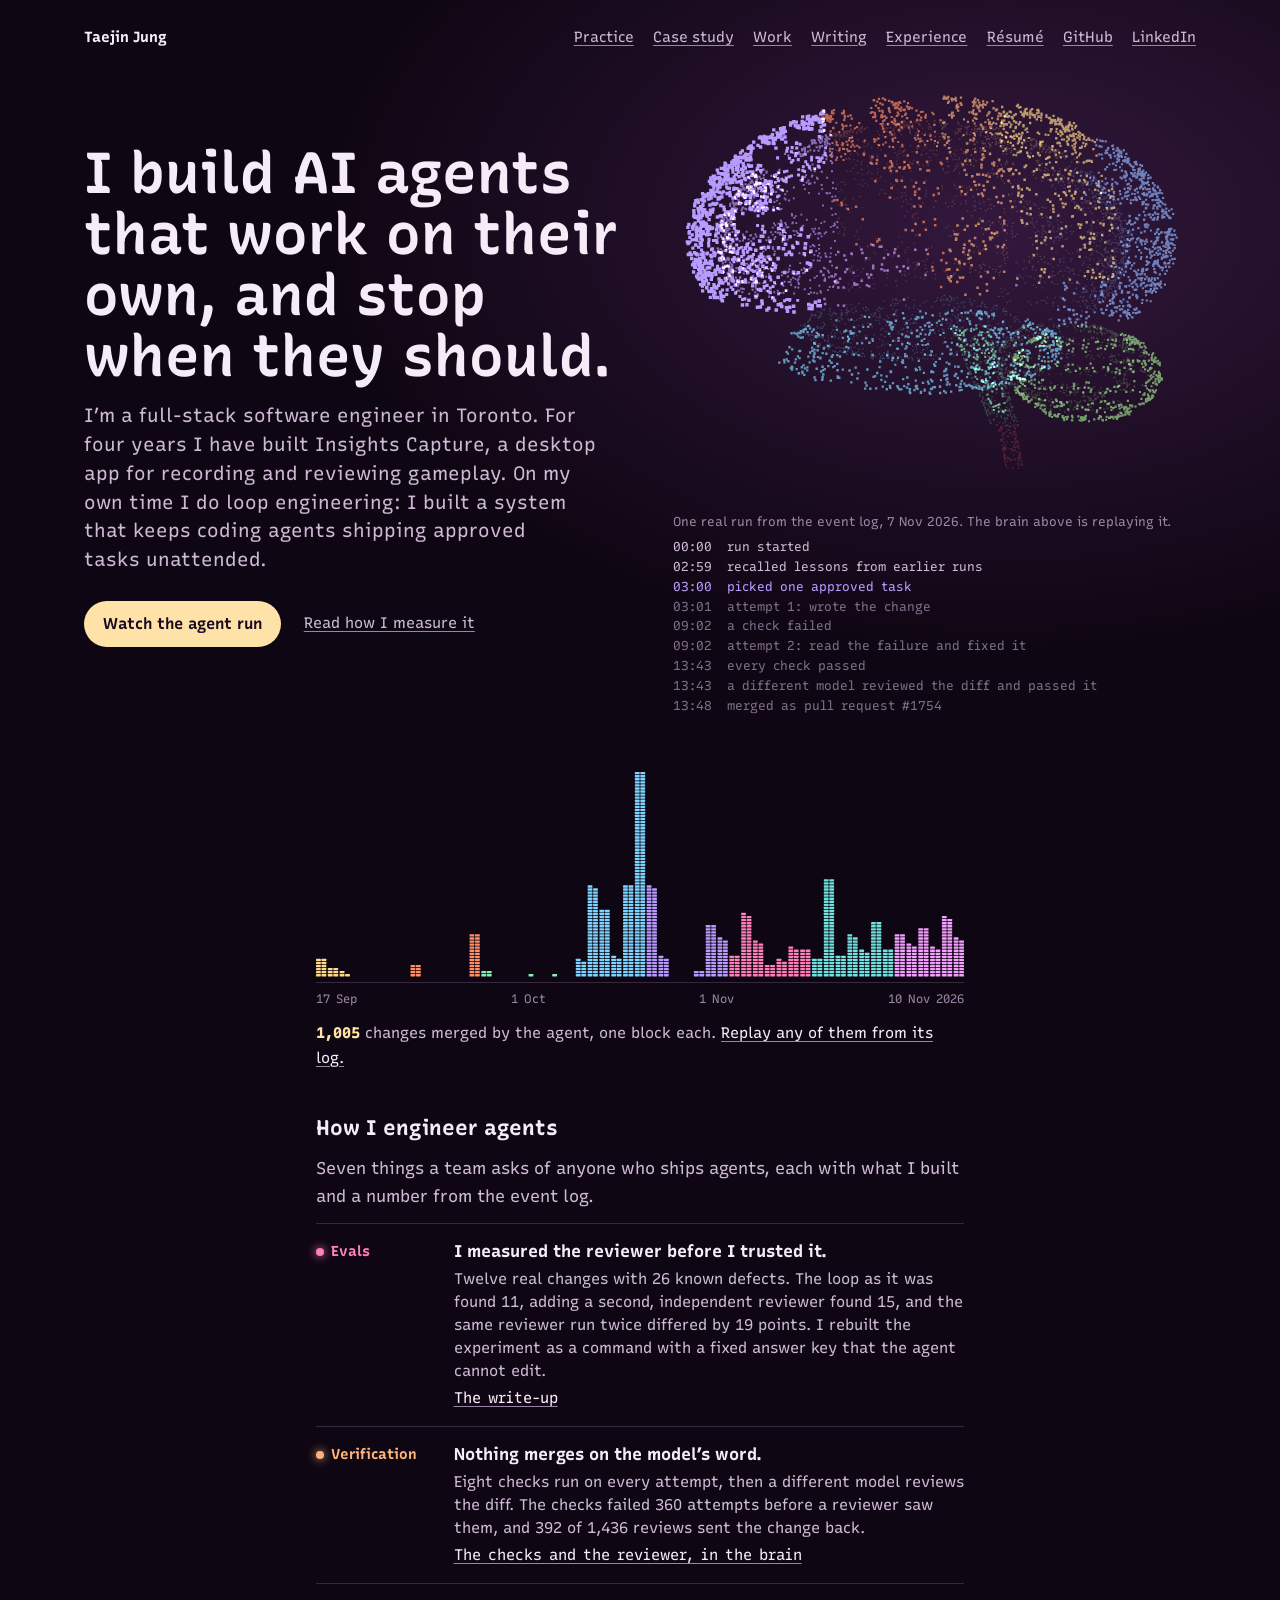
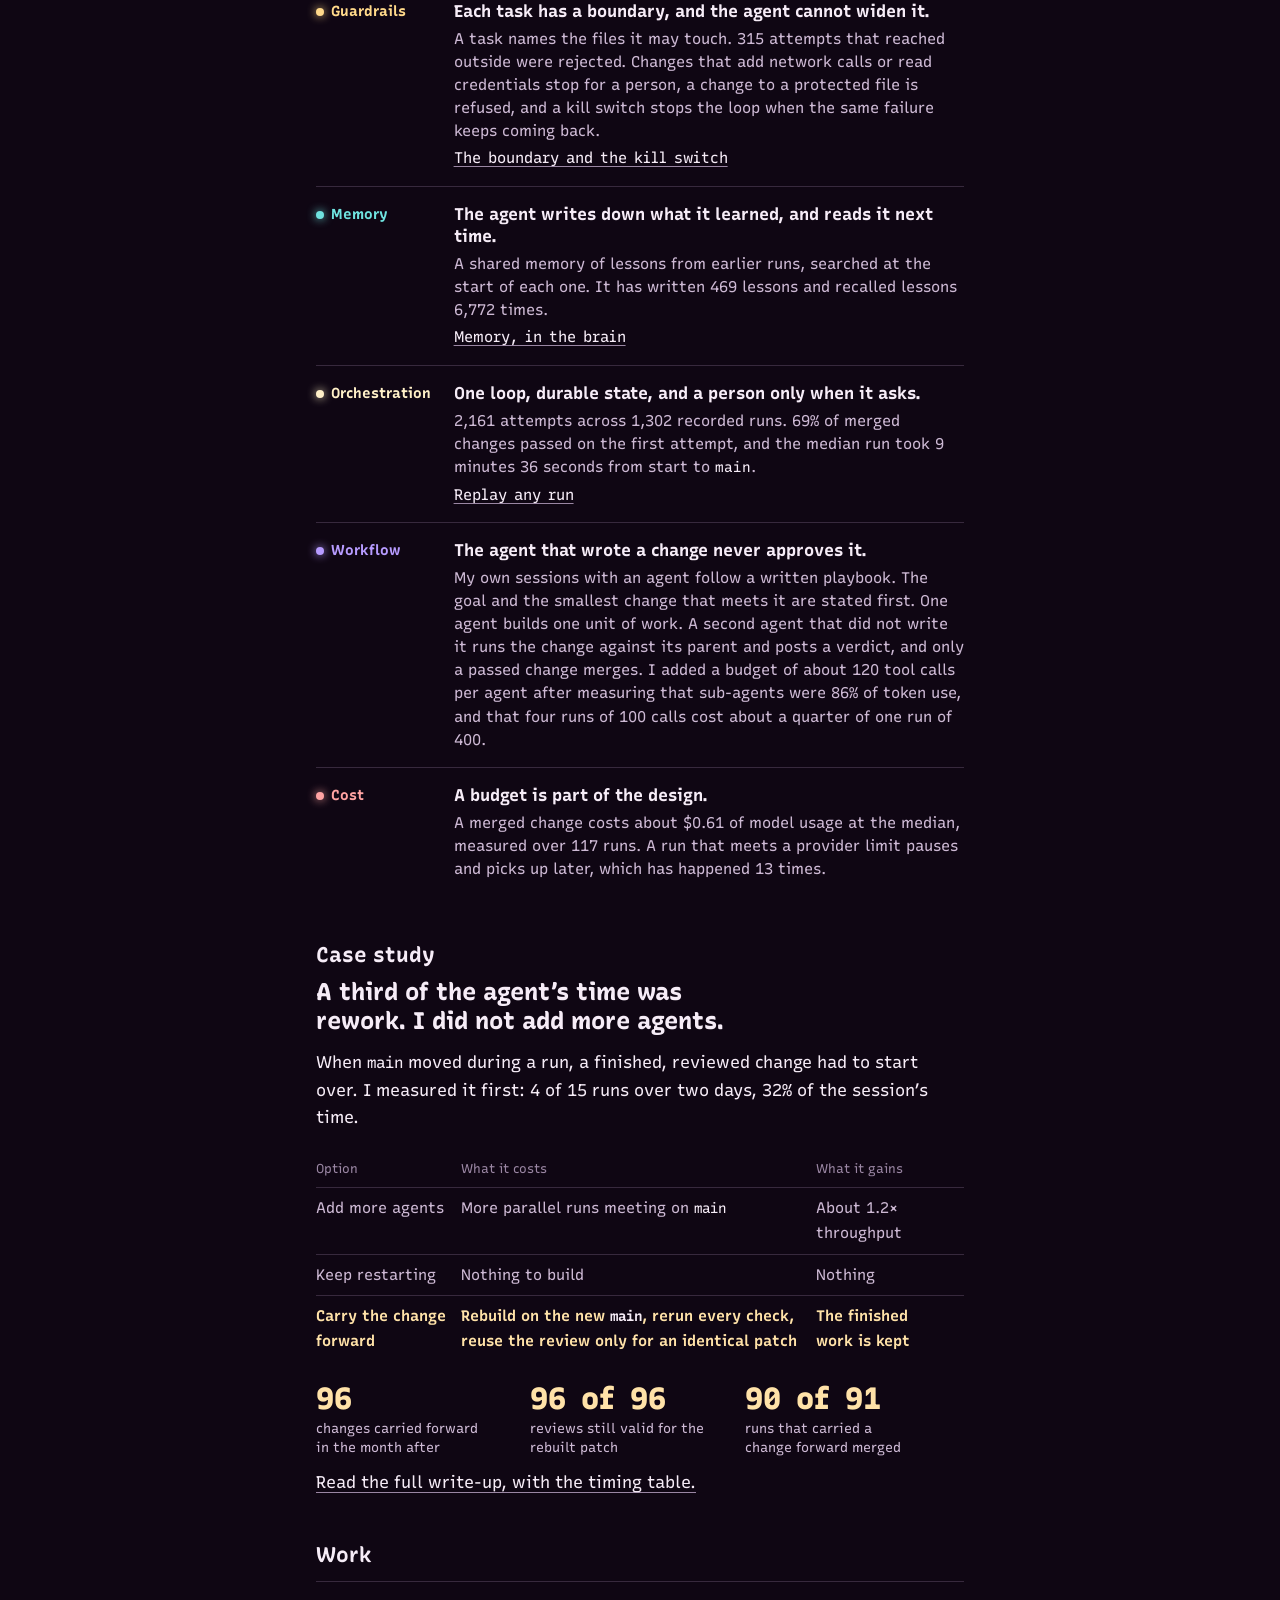
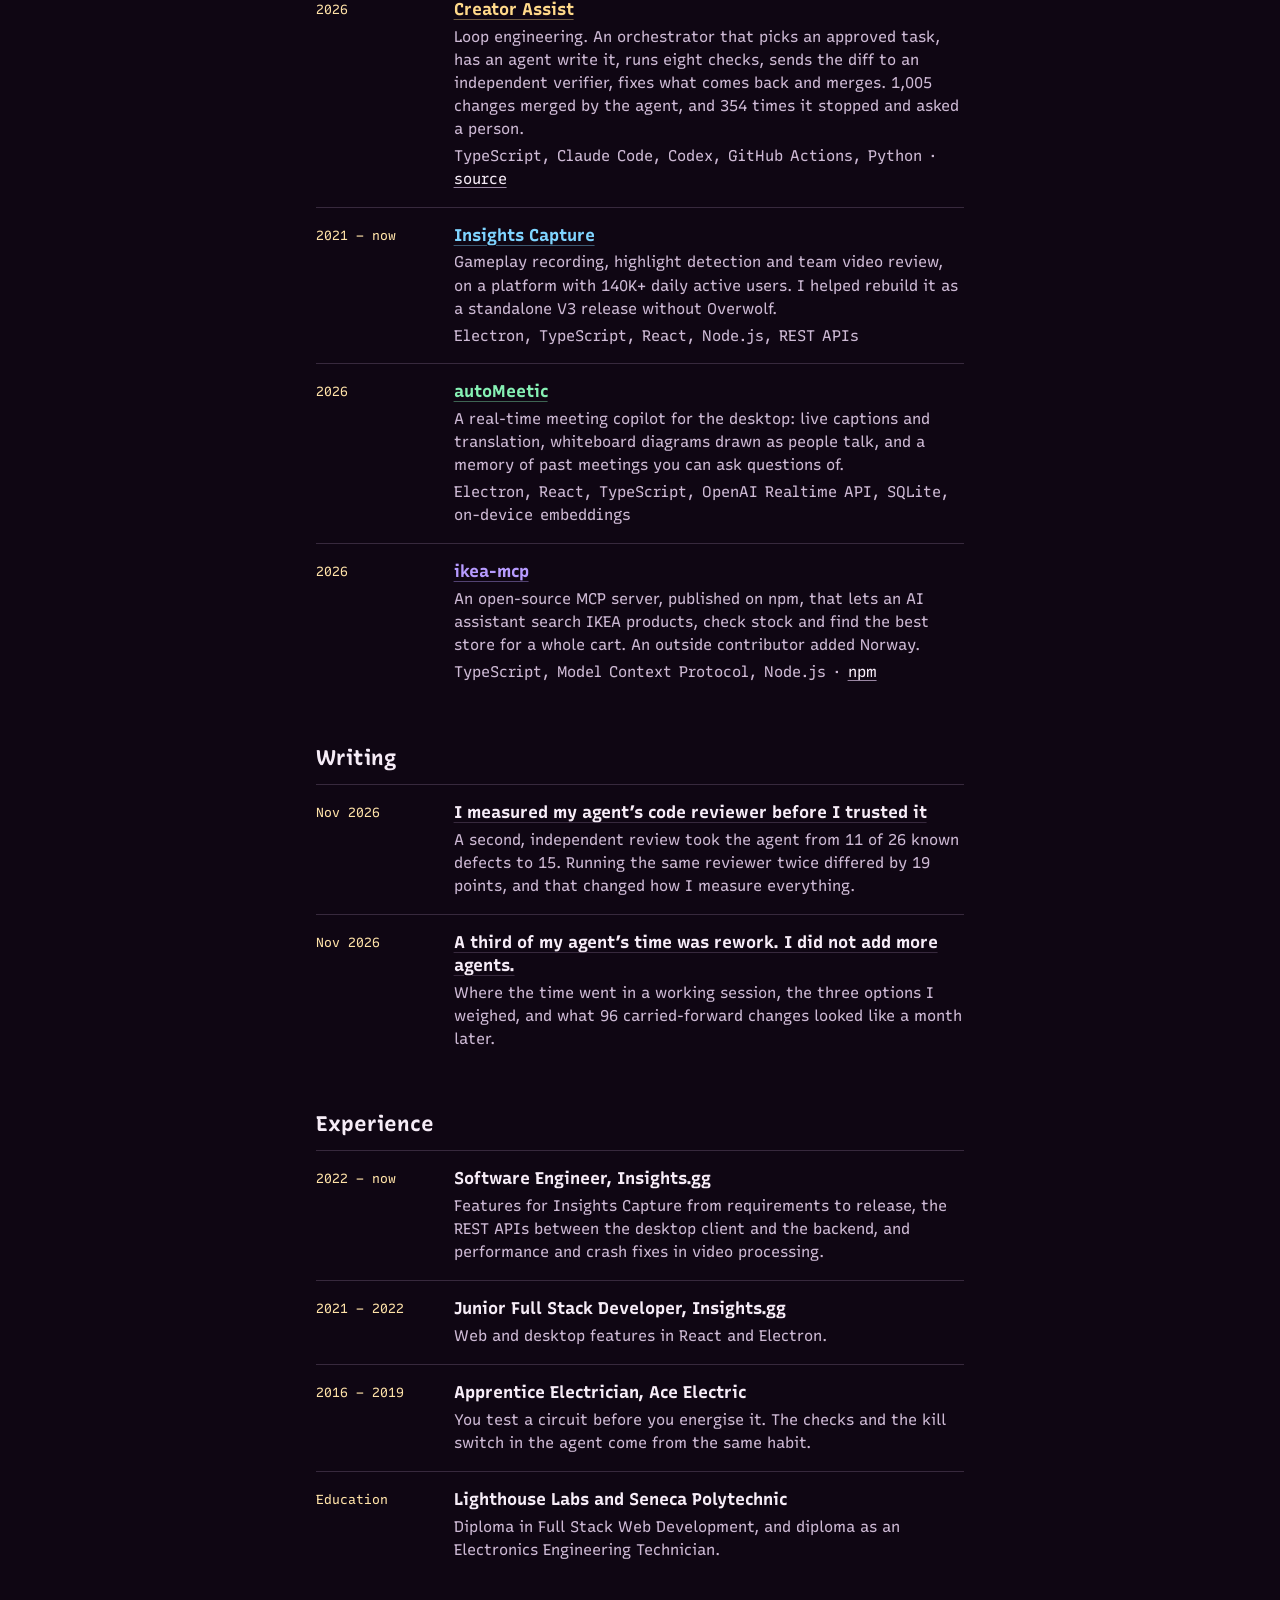
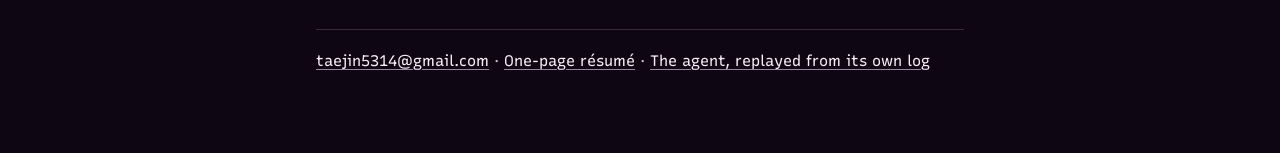
<file: index.html>
<!doctype html>
<html lang="en">
  <head>
    <meta charset="utf-8" />
    <meta name="viewport" content="width=device-width, initial-scale=1" />
    <title>Taejin Jung</title>
    <meta name="description" content="Taejin Jung, full-stack software engineer in Toronto. Loop engineering, desktop apps, and writing about how the agent I built is measured and made faster." />
    <link rel="canonical" href="https://taejin5314.github.io/" />
    <meta property="og:type" content="website" />
    <meta property="og:url" content="https://taejin5314.github.io/" />
    <meta property="og:title" content="Taejin Jung: I build AI agents that work on their own, and stop when they should" />
    <meta property="og:description" content="Full-stack software engineer in Toronto. Loop engineering: an agent that has merged 1,005 changes by itself. Replay its real runs." />
    <meta property="og:image" content="https://taejin5314.github.io/og.png" />
    <meta property="og:image:width" content="1200" />
    <meta property="og:image:height" content="627" />
    <meta property="og:image:alt" content="The agent drawn as a brain, with every change it merged stacked beside it" />
    <meta name="twitter:card" content="summary_large_image" />
    <link rel="stylesheet" href="page.css" />
    <style>
      /* This page only: a hero with the agent's brain, and the skyline of everything it merged. */
      body {
        background:
          radial-gradient(60rem 38rem at 78% 14rem, rgba(122, 59, 143, 0.34), transparent 70%),
          var(--bg);
        background-repeat: no-repeat;
      }
      .top {
        width: min(72rem, 100%);
        margin: 0 auto;
        padding: 1.6rem 1.25rem 0;
      }
      .top .site {
        margin-bottom: 0;
      }
      .hero {
        display: grid;
        grid-template-columns: minmax(0, 1.05fr) minmax(0, 1fr);
        align-items: center;
        gap: 1rem 2.5rem;
        min-height: min(34rem, 78vh);
        padding: 1.5rem 0 1rem;
      }
      .hero h1 {
        font-size: clamp(2.1rem, 4.6vw, 3.6rem);
        line-height: 1.06;
      }
      .hero .lede {
        max-width: 33rem;
      }
      .hero .after {
        display: flex;
        flex-wrap: wrap;
        align-items: center;
        gap: 0.6rem 1.4rem;
        margin-top: 1.6rem;
      }
      .hero .cta {
        margin-top: 0;
      }
      .hero .after a:not(.cta) {
        font-size: 0.95rem;
        color: var(--soft);
      }
      .stage {
        justify-self: stretch;
      }
      .brain {
        display: block;
        text-decoration: none;
      }
      .brain canvas {
        display: block;
        width: 100%;
        aspect-ratio: 1.22;
      }
      .run {
        margin: 0.6rem 0 0;
        font-size: 0.8rem;
        line-height: 1.55;
        font-variation-settings: 'CASL' 0, 'MONO' 0.8;
      }
      .run figcaption {
        margin-bottom: 0.35rem;
        color: var(--faint);
        font-variation-settings: 'CASL' 0.2, 'MONO' 0;
      }
      .run ol {
        list-style: none;
        margin: 0;
        padding: 0;
      }
      .run li {
        display: grid;
        grid-template-columns: 3.4rem 1fr;
        margin: 0;
        color: var(--faint);
        opacity: 0.8;
        transition: color 0.3s, opacity 0.3s;
      }
      .run li[data-s='done'] {
        color: var(--soft);
        opacity: 1;
      }
      .run li[data-s='now'] {
        color: var(--c, var(--ink));
        opacity: 1;
      }
      .run li[data-bad]:is([data-s='done'], [data-s='now']) span {
        color: #ff9c8a;
      }
      .run li:last-child:is([data-s='done'], [data-s='now']) span {
        color: var(--good);
        font-weight: 700;
      }
      .about {
        color: var(--soft);
      }
      .practice .when {
        font-size: 0.9rem;
        line-height: 1.6;
        color: var(--c);
        font-weight: 700;
        font-variation-settings: 'CASL' 0.4, 'MONO' 0;
      }
      .practice .when::before {
        content: '';
        display: inline-block;
        width: 0.5rem;
        height: 0.5rem;
        margin-right: 0.45rem;
        border-radius: 50%;
        background: var(--c);
        box-shadow: 0 0 10px var(--c);
      }
      .about + .entry {
        margin-top: 0.8rem;
      }
      .case-title {
        margin: 0.6rem 0 0;
        font-size: 1.5rem;
        line-height: 1.2;
        font-weight: 760;
        font-variation-settings: 'CASL' 0.8, 'MONO' 0;
        text-wrap: balance;
      }
      .brain:focus-visible {
        outline: 2px solid var(--hot);
        outline-offset: 6px;
        border-radius: 12px;
      }
      main {
        padding-top: 1rem;
      }
      .sky {
        margin: 1.5rem 0 0;
      }
      .sky svg {
        display: block;
        width: 100%;
        height: auto;
        overflow: visible;
      }
      .sky .axis {
        display: flex;
        justify-content: space-between;
        margin-top: 0.35rem;
        padding-top: 0.35rem;
        border-top: 1px solid var(--line);
        font-size: 0.76rem;
        color: var(--faint);
        font-variation-settings: 'CASL' 0, 'MONO' 0.6;
      }
      .sky figcaption {
        margin-top: 0.8rem;
        font-size: 0.95rem;
        color: var(--soft);
      }
      .sky figcaption b {
        color: var(--hot);
        font-weight: 800;
        font-variation-settings: 'CASL' 0, 'MONO' 0.6;
      }
      .entry h3 a[style] {
        color: var(--c);
        text-decoration-color: color-mix(in srgb, var(--c) 40%, transparent);
      }
      .entry h3 a[style]:hover,
      .entry h3 a[style]:focus-visible {
        color: var(--hot);
      }
      @media (max-width: 820px) {
        .hero {
          grid-template-columns: 1fr;
          min-height: 0;
          padding-top: 0.5rem;
        }
        .stage {
          width: min(26rem, 100%);
          margin: 0 auto;
        }
        body {
          background:
            radial-gradient(34rem 24rem at 50% 12rem, rgba(122, 59, 143, 0.34), transparent 70%),
            var(--bg);
          background-repeat: no-repeat;
        }
      }
    </style>
  </head>
  <body>
    <header class="top">
      <nav class="site">
        <a class="me" href="index.html">Taejin Jung</a>
        <a href="#practice">Practice</a>
        <a href="#case">Case study</a>
        <a href="#work">Work</a>
        <a href="#writing">Writing</a>
        <a href="#experience">Experience</a>
        <a href="resume.html">Résumé</a>
        <a href="https://github.com/taejin5314">GitHub</a>
        <a href="https://www.linkedin.com/in/taejin-jung-0abb42114">LinkedIn</a>
      </nav>

      <div class="hero">
        <div>
          <h1>I build AI agents that work on their own, and stop when they should.</h1>
          <p class="lede">
            I’m a full-stack software engineer in Toronto. For four years I have built Insights Capture, a desktop app for recording and
            reviewing gameplay. On my own time I do loop engineering: I built a system that keeps coding agents shipping approved tasks
            unattended.
          </p>
          <div class="after">
            <a class="cta" href="agent.html">Watch the agent run</a>
            <a href="#writing">Read how I measure it</a>
          </div>
        </div>
        <div class="stage">
          <a class="brain" href="agent.html?at=explore&amp;run=featured" aria-label="The agent drawn as a brain: each part is one part of the system. It is replaying the run listed below. Open it to replay any run.">
            <canvas id="brain"></canvas>
          </a>
          <figure class="run" id="run">
            <figcaption>One real run from the event log, 7 Nov 2026. The brain above is replaying it.</figcaption>
            <ol>
              <li data-part="thalamus"><time>00:00</time><span>run started</span></li>
              <li data-part="hippocampus"><time>02:59</time><span>recalled lessons from earlier runs</span></li>
              <li data-part="prefrontal"><time>03:00</time><span>picked one approved task</span></li>
              <li data-part="motor"><time>03:01</time><span>attempt 1: wrote the change</span></li>
              <li data-part="somatosensory" data-bad><time>09:02</time><span>a check failed</span></li>
              <li data-part="motor"><time>09:02</time><span>attempt 2: read the failure and fixed it</span></li>
              <li data-part="somatosensory"><time>13:43</time><span>every check passed</span></li>
              <li data-part="cingulate"><time>13:43</time><span>a different model reviewed the diff and passed it</span></li>
              <li data-part="brainstem"><time>13:48</time><span>merged as pull request #1754</span></li>
            </ol>
          </figure>
        </div>
      </div>
    </header>

    <main>
      <figure class="sky">
        <svg id="sky" role="img" aria-label="A column for every day from 17 September to 10 November 2026, one block for each change the agent merged that day."></svg>
        <div class="axis"><span>17 Sep</span><span>1 Oct</span><span>1 Nov</span><span>10 Nov 2026</span></div>
        <figcaption><b id="total">1,005</b> changes merged by the agent, one block each. <a href="agent.html">Replay any of them from its log.</a></figcaption>
      </figure>

      <h2 id="practice">How I engineer agents</h2>
      <p class="about">Seven things a team asks of anyone who ships agents, each with what I built and a number from the event log.</p>
      <div class="entry practice" style="--c: #ff7fb8">
        <div class="when">Evals</div>
        <div>
          <h3>I measured the reviewer before I trusted it.</h3>
          <p>Twelve real changes with 26 known defects. The loop as it was found 11, adding a second, independent reviewer found 15, and the same reviewer run twice differed by 19 points. I rebuilt the experiment as a command with a fixed answer key that the agent cannot edit.</p>
          <p class="tags"><a href="writing/measuring-the-reviewer.html">The write-up</a></p>
        </div>
      </div>
      <div class="entry practice" style="--c: #ffb37a">
        <div class="when">Verification</div>
        <div>
          <h3>Nothing merges on the model’s word.</h3>
          <p>Eight checks run on every attempt, then a different model reviews the diff. The checks failed 360 attempts before a reviewer saw them, and 392 of 1,436 reviews sent the change back.</p>
          <p class="tags"><a href="agent.html?at=explore">The checks and the reviewer, in the brain</a></p>
        </div>
      </div>
      <div class="entry practice" style="--c: #ffd98a">
        <div class="when">Guardrails</div>
        <div>
          <h3>Each task has a boundary, and the agent cannot widen it.</h3>
          <p>A task names the files it may touch. 315 attempts that reached outside were rejected. Changes that add network calls or read credentials stop for a person, a change to a protected file is refused, and a kill switch stops the loop when the same failure keeps coming back.</p>
          <p class="tags"><a href="agent.html?at=explore">The boundary and the kill switch</a></p>
        </div>
      </div>
      <div class="entry practice" style="--c: #6fe3e0">
        <div class="when">Memory</div>
        <div>
          <h3>The agent writes down what it learned, and reads it next time.</h3>
          <p>A shared memory of lessons from earlier runs, searched at the start of each one. It has written 469 lessons and recalled lessons 6,772 times.</p>
          <p class="tags"><a href="agent.html?at=explore">Memory, in the brain</a></p>
        </div>
      </div>
      <div class="entry practice" style="--c: #fff0c8">
        <div class="when">Orchestration</div>
        <div>
          <h3>One loop, durable state, and a person only when it asks.</h3>
          <p>2,161 attempts across 1,302 recorded runs. 69% of merged changes passed on the first attempt, and the median run took 9 minutes 36 seconds from start to <code>main</code>.</p>
          <p class="tags"><a href="agent.html">Replay any run</a></p>
        </div>
      </div>
      <div class="entry practice" style="--c: #b79bff">
        <div class="when">Workflow</div>
        <div>
          <h3>The agent that wrote a change never approves it.</h3>
          <p>My own sessions with an agent follow a written playbook. The goal and the smallest change that meets it are stated first. One agent builds one unit of work. A second agent that did not write it runs the change against its parent and posts a verdict, and only a passed change merges. I added a budget of about 120 tool calls per agent after measuring that sub-agents were 86% of token use, and that four runs of 100 calls cost about a quarter of one run of 400.</p>
        </div>
      </div>
      <div class="entry practice" style="--c: #ffa3a3">
        <div class="when">Cost</div>
        <div>
          <h3>A budget is part of the design.</h3>
          <p>A merged change costs about $0.61 of model usage at the median, measured over 117 runs. A run that meets a provider limit pauses and picks up later, which has happened 13 times.</p>
        </div>
      </div>

      <h2 id="case">Case study</h2>
      <h3 class="case-title">A third of the agent’s time was rework. I did not add more agents.</h3>
      <p>
        When <code>main</code> moved during a run, a finished, reviewed change had to start over. I measured it first: 4 of 15 runs over
        two days, 32% of the session’s time.
      </p>
      <div class="scroll">
        <table>
          <thead>
            <tr>
              <th>Option</th>
              <th>What it costs</th>
              <th>What it gains</th>
            </tr>
          </thead>
          <tbody>
            <tr>
              <td>Add more agents</td>
              <td>More parallel runs meeting on <code>main</code></td>
              <td>About 1.2× throughput</td>
            </tr>
            <tr>
              <td>Keep restarting</td>
              <td>Nothing to build</td>
              <td>Nothing</td>
            </tr>
            <tr class="pick">
              <td>Carry the change forward</td>
              <td>Rebuild on the new <code>main</code>, rerun every check, reuse the review only for an identical patch</td>
              <td>The finished work is kept</td>
            </tr>
          </tbody>
        </table>
      </div>
      <dl class="figures">
        <div>
          <dt>96</dt>
          <dd>changes carried forward in the month after</dd>
        </div>
        <div>
          <dt>96 of 96</dt>
          <dd>reviews still valid for the rebuilt patch</dd>
        </div>
        <div>
          <dt>90 of 91</dt>
          <dd>runs that carried a change forward merged</dd>
        </div>
      </dl>
      <p><a href="writing/keeping-finished-work.html">Read the full write-up, with the timing table.</a></p>

      <h2 id="work">Work</h2>
      <div class="entry">
        <div class="when">2026</div>
        <div>
          <h3><a href="agent.html" style="--c: #ffd98a">Creator Assist</a></h3>
          <p>
            Loop engineering. An orchestrator that picks an approved task, has an agent write it, runs eight checks, sends the diff to an
            independent verifier, fixes what comes back and merges. 1,005 changes merged by the agent, and 354 times it stopped and asked
            a person.
          </p>
          <p class="tags">TypeScript, Claude Code, Codex, GitHub Actions, Python · <a href="https://github.com/taejin5314/claude-codex-loop-engineering">source</a></p>
        </div>
      </div>
      <div class="entry">
        <div class="when">2021 – now</div>
        <div>
          <h3><a href="https://insights.gg" style="--c: #7fd4ff">Insights Capture</a></h3>
          <p>
            Gameplay recording, highlight detection and team video review, on a platform with 140K+ daily active users. I helped rebuild
            it as a standalone V3 release without Overwolf.
          </p>
          <p class="tags">Electron, TypeScript, React, Node.js, REST APIs</p>
        </div>
      </div>
      <div class="entry">
        <div class="when">2026</div>
        <div>
          <h3><a href="https://github.com/taejin5314/autoMeetic" style="--c: #86f0b4">autoMeetic</a></h3>
          <p>
            A real-time meeting copilot for the desktop: live captions and translation, whiteboard diagrams drawn as people talk, and a
            memory of past meetings you can ask questions of.
          </p>
          <p class="tags">Electron, React, TypeScript, OpenAI Realtime API, SQLite, on-device embeddings</p>
        </div>
      </div>
      <div class="entry">
        <div class="when">2026</div>
        <div>
          <h3><a href="https://github.com/taejin5314/ikea-mcp" style="--c: #b79bff">ikea-mcp</a></h3>
          <p>
            An open-source MCP server, published on npm, that lets an AI assistant search IKEA products, check stock and find the best
            store for a whole cart. An outside contributor added Norway.
          </p>
          <p class="tags">TypeScript, Model Context Protocol, Node.js · <a href="https://www.npmjs.com/package/ikea-mcp">npm</a></p>
        </div>
      </div>

      <h2 id="writing">Writing</h2>
      <div class="entry">
        <div class="when">Nov 2026</div>
        <div>
          <h3><a href="writing/measuring-the-reviewer.html">I measured my agent’s code reviewer before I trusted it</a></h3>
          <p>A second, independent review took the agent from 11 of 26 known defects to 15. Running the same reviewer twice differed by 19 points, and that changed how I measure everything.</p>
        </div>
      </div>
      <div class="entry">
        <div class="when">Nov 2026</div>
        <div>
          <h3><a href="writing/keeping-finished-work.html">A third of my agent’s time was rework. I did not add more agents.</a></h3>
          <p>Where the time went in a working session, the three options I weighed, and what 96 carried-forward changes looked like a month later.</p>
        </div>
      </div>

      <h2 id="experience">Experience</h2>
      <div class="entry">
        <div class="when">2022 – now</div>
        <div>
          <h3>Software Engineer, Insights.gg</h3>
          <p>Features for Insights Capture from requirements to release, the REST APIs between the desktop client and the backend, and performance and crash fixes in video processing.</p>
        </div>
      </div>
      <div class="entry">
        <div class="when">2021 – 2022</div>
        <div>
          <h3>Junior Full Stack Developer, Insights.gg</h3>
          <p>Web and desktop features in React and Electron.</p>
        </div>
      </div>
      <div class="entry">
        <div class="when">2016 – 2019</div>
        <div>
          <h3>Apprentice Electrician, Ace Electric</h3>
          <p>You test a circuit before you energise it. The checks and the kill switch in the agent come from the same habit.</p>
        </div>
      </div>
      <div class="entry">
        <div class="when">Education</div>
        <div>
          <h3>Lighthouse Labs and Seneca Polytechnic</h3>
          <p>Diploma in Full Stack Web Development, and diploma as an Electronics Engineering Technician.</p>
        </div>
      </div>

      <p class="next">
        <a href="mailto:taejin5314@gmail.com">taejin5314@gmail.com</a> · <a href="resume.html">One-page résumé</a> ·
        <a href="agent.html">The agent, replayed from its own log</a>
      </p>
    </main>

    <script src="merges.js"></script>
    <script src="sim.js"></script>
    <script>
      'use strict';
      /* global NeuralSim */
      // ---------- the skyline: one block per merge, a column per day, a colour per week (as on the agent's page)
      (function skyline() {
        const merges = window.MERGES || [];
        const WEEK = ['#ffd98a', '#ff8f66', '#86f0b4', '#7fd4ff', '#b79bff', '#ff7fb8', '#6fe3e0', '#f3a0ff'];
        const days = Math.max(0, ...merges.map((m) => m[0])) + 1, perDay = new Array(days).fill(0);
        const pitch = 27, row = 7;
        let peak = 0, body = '';
        for (const m of merges) {
          const d = m[0], k = perDay[d]++;
          peak = Math.max(peak, Math.floor(k / 2) + 1);
          body += '<rect x="' + (d * pitch + (k % 2) * 12.5) + '" y="' + -(Math.floor(k / 2) + 1) * row + '" width="11" height="5.4" rx="1" fill="' + WEEK[Math.floor(d / 7) % WEEK.length] + '"/>';
        }
        const svg = document.getElementById('sky');
        svg.setAttribute('viewBox', '0 ' + -peak * row + ' ' + (days * pitch - 3.5) + ' ' + peak * row);
        svg.innerHTML = body;
        document.getElementById('total').textContent = merges.length.toLocaleString('en');
      })();

      // ---------- the brain: the same point cloud as the agent's page, with one task passing through it
      (function brain() {
        const { createCloud, REGIONS, INDEX } = NeuralSim;
        const cloud = createCloud(18);
        const canvas = document.getElementById('brain'), ctx = canvas.getContext('2d'), lines = [...document.querySelectorAll('#run li')];
        const ROUTE = lines.map((li) => li.dataset.part);
        const rgb = REGIONS.map((r) => [1, 3, 5].map((i) => parseInt(r.color.slice(i, i + 2), 16)));
        const glow = new Float32Array(REGIONS.length);
        const still = matchMedia('(prefers-reduced-motion: reduce)').matches;
        let W = 0, H = 0, dpr = 1, yawTo = 0, pitchTo = 0.06, yaw = 0, pitch = 0.06, stepAt = -1, step = -1, last = performance.now(), clock = 0;
        function size() {
          dpr = Math.min(window.devicePixelRatio || 1, 2);
          W = canvas.width = Math.round(canvas.clientWidth * dpr);
          H = canvas.height = Math.round(canvas.clientHeight * dpr);
        }
        addEventListener('resize', size);
        size();
        addEventListener('pointermove', (e) => {
          const r = canvas.getBoundingClientRect();
          yawTo = Math.max(-0.5, Math.min(0.5, ((e.clientX - (r.left + r.width / 2)) / innerWidth) * 1.1));
          pitchTo = 0.06 + Math.max(-0.2, Math.min(0.2, ((e.clientY - (r.top + r.height / 2)) / innerHeight) * 0.5));
        });
        function draw(now) {
          const dt = Math.min(0.05, (now - last) / 1000);
          last = now;
          clock += dt;
          // The run moves through its log, a line every 0.95 s, with a breath after the merge.
          const beat = Math.floor(clock / 0.95) % (ROUTE.length + 2);
          if (!still && beat !== stepAt) {
            stepAt = beat;
            step = beat < ROUTE.length ? beat : -1;
            if (step >= 0) {
              const r = INDEX[ROUTE[step]];
              glow[r] = 1;
              lines[step].style.setProperty('--c', REGIONS[r].color);
            }
            if (beat <= ROUTE.length) lines.forEach((li, i) => (li.dataset.s = i < beat ? 'done' : i === beat ? 'now' : ''));
          }
          yaw += (yawTo + 0.16 * Math.sin(clock * 0.35) - yaw) * Math.min(1, dt * 3);
          pitch += (pitchTo - pitch) * Math.min(1, dt * 3);
          const cy = Math.cos(yaw), sy = Math.sin(yaw), cp = Math.cos(pitch), sp = Math.sin(pitch);
          const unit = Math.min(W / 3.05, H / 2.35), cx = W / 2, mid = H * 0.5;
          ctx.clearRect(0, 0, W, H);
          ctx.globalCompositeOperation = 'lighter';
          let i = 0;
          for (let r = 0; r < REGIONS.length; r++) {
            const c = rgb[r], k = glow[r];
            for (const near of [false, true]) {
              ctx.fillStyle = 'rgba(' + c[0] + ',' + c[1] + ',' + c[2] + ',' + Math.min(1, (near ? 0.85 : 0.3) * (0.8 + 1.6 * k)) + ')';
              ctx.beginPath();
              for (let j = i; j < cloud.length && cloud[j][3] === r; j++) {
                const p = cloud[j];
                const x1 = p[0] * cy + p[2] * sy, z0 = -p[0] * sy + p[2] * cy, y0 = p[1] + 0.14;
                const y1 = y0 * cp - z0 * sp, z1 = y0 * sp + z0 * cp;
                if (z1 > 0 !== near) continue;
                const s = 3.6 / (3.6 - z1), d = (near ? 2 : 1.5) * s * dpr * (1 + 0.5 * k);
                ctx.rect(cx + x1 * unit * s - d / 2, mid - y1 * unit * s - d / 2, d, d);
              }
              ctx.fill();
            }
            while (i < cloud.length && cloud[i][3] === r) i++;
            glow[r] *= Math.exp(-dt * 1.5);
          }
          ctx.globalCompositeOperation = 'source-over';
          if (!still) requestAnimationFrame(draw);
        }
        if (still) {
          lines.forEach((li) => (li.dataset.s = 'done'));
          for (const id of ROUTE) glow[INDEX[id]] = 0.5;
        }
        requestAnimationFrame(draw);
      })();
    </script>
  </body>
</html>
</file>
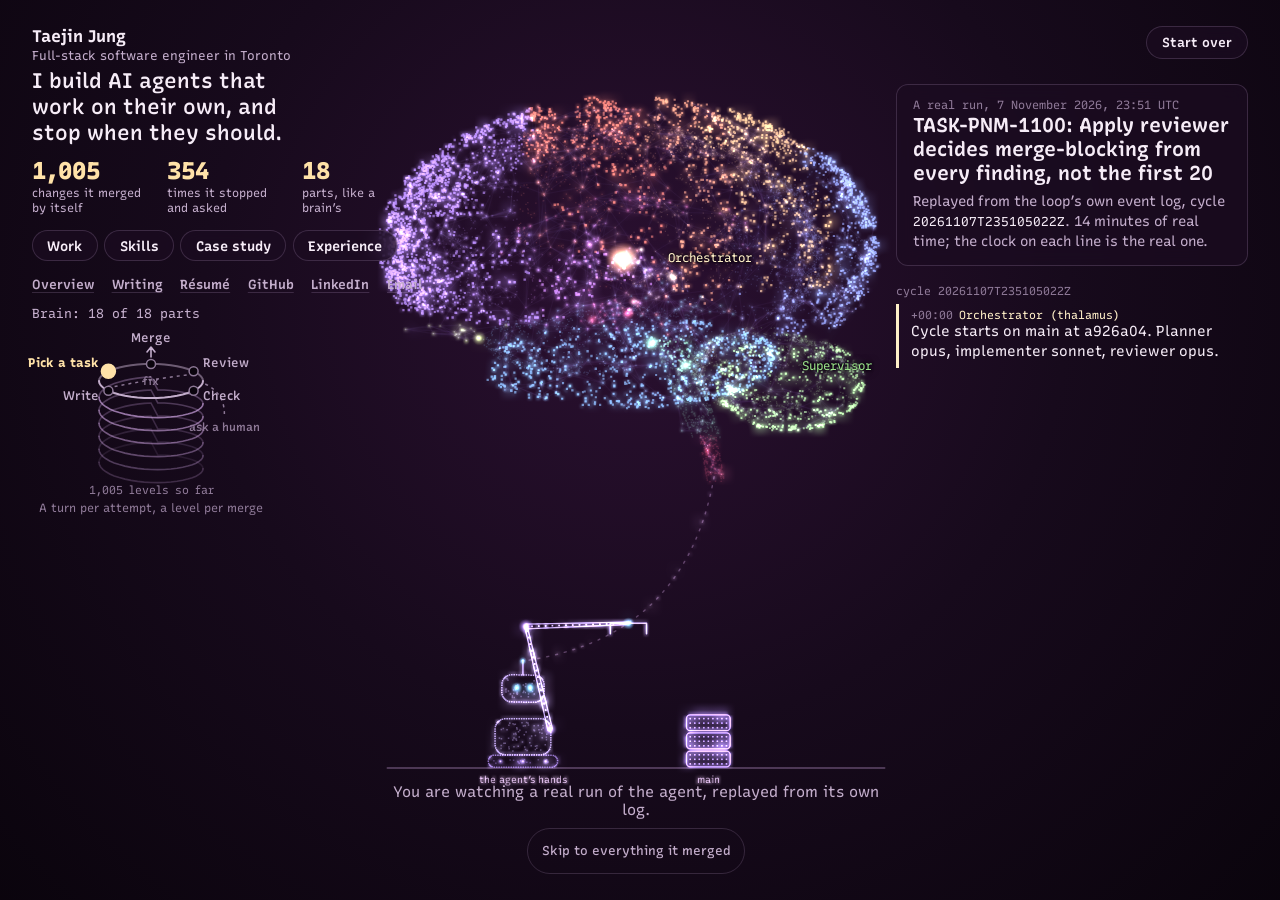
<file: agent.html>
<!doctype html>
<html lang="en">
  <head>
    <meta charset="utf-8" />
    <meta name="viewport" content="width=device-width, initial-scale=1, viewport-fit=cover" />
    <title>Taejin Jung</title>
    <meta name="description" content="Taejin Jung, full-stack software engineer in Toronto. I build AI agents that work on their own, and stop when they should: loop engineering, shown with real runs you can replay, plus my work, skills and experience." />
    <style>
      @font-face {
        font-family: 'Recursive';
        src: url('recursive-latin.woff2') format('woff2');
        font-weight: 300 1000;
        font-display: swap;
      }
      :root {
        --ink: #f6ecf7;
        --soft: #c3adcb;
        --faint: #8d7896;
        --panel: rgba(28, 12, 34, 0.7);
        --line: rgba(214, 180, 230, 0.18);
        --hot: #ffe2a8;
        --bad: #ff5d73;
        --good: #86f0b4;
      }
      * {
        box-sizing: border-box;
      }
      html,
      body {
        margin: 0;
        height: 100%;
        overflow: hidden;
        background: #0a040d;
        color: var(--ink);
        font-family: 'Recursive', ui-sans-serif, system-ui, sans-serif;
        font-variation-settings: 'CASL' 0.35, 'MONO' 0;
        -webkit-font-smoothing: antialiased;
      }
      canvas#stage {
        position: fixed;
        inset: 0;
        width: 100%;
        height: 100%;
        display: block;
      }
      .hud {
        position: fixed;
        z-index: 2;
      }
      .who {
        top: 26px;
        left: 32px;
        max-width: min(24rem, 31vw);
        pointer-events: none;
      }
      .who h1 {
        margin: 0;
        font-size: 1.05rem;
        font-weight: 700;
      }
      .who p {
        margin: 0.3rem 0 0;
        font-size: 1.32rem;
        line-height: 1.22;
        font-weight: 560;
        font-variation-settings: 'CASL' 0.8, 'MONO' 0;
        text-wrap: balance;
      }
      .facts {
        display: flex;
        gap: 1.3rem;
        margin: 0.85rem 0 0;
      }
      .facts dt {
        font-size: 1.5rem;
        line-height: 1;
        font-weight: 820;
        color: var(--hot);
        font-variation-settings: 'CASL' 0, 'MONO' 0.6;
      }
      .facts dd {
        margin: 0.2rem 0 0;
        max-width: 7.2rem;
        font-size: 0.74rem;
        line-height: 1.25;
        color: var(--soft);
      }
      .links {
        display: flex;
        gap: 0.5rem;
        margin-top: 0.8rem;
        pointer-events: auto;
      }
      .links a {
        font-size: 0.82rem;
        font-weight: 620;
        color: var(--ink);
        text-decoration: none;
        border: 1px solid var(--line);
        border-radius: 999px;
        padding: 0.32rem 0.8rem;
        background: var(--panel);
      }
      .links a:hover,
      .links a:focus-visible {
        border-color: var(--hot);
        outline: none;
      }
      .links a[data-draft] {
        border-style: dashed;
        color: var(--faint);
      }
      .who .count {
        margin-top: 0.7rem;
        font-size: 0.82rem;
        color: var(--soft);
        font-variation-settings: 'CASL' 0, 'MONO' 1;
      }
      button {
        font: inherit;
        font-size: 0.95rem;
        font-weight: 640;
        color: var(--ink);
        background: var(--panel);
        border: 1px solid var(--line);
        border-radius: 999px;
        padding: 0.7rem 1.25rem;
        cursor: pointer;
        backdrop-filter: blur(10px);
      }
      button:hover {
        border-color: rgba(255, 226, 168, 0.7);
      }
      button:focus-visible {
        outline: 2px solid var(--hot);
        outline-offset: 3px;
      }
      button.primary {
        color: #1a0b1e;
        background: var(--hot);
        border-color: var(--hot);
        box-shadow: 0 0 28px rgba(255, 226, 168, 0.35);
      }
      button.quiet {
        font-size: 0.8rem;
        font-weight: 480;
        padding: 0.45rem 0.85rem;
        color: var(--soft);
        background: transparent;
        backdrop-filter: none;
      }
      button.task {
        border-left: 4px solid var(--c);
        border-radius: 12px;
      }
      .top {
        top: 26px;
        right: 32px;
      }
      .top button {
        font-size: 0.82rem;
        padding: 0.5rem 0.95rem;
      }
      .console {
        left: var(--cx);
        bottom: 26px;
        transform: translateX(-50%);
        display: flex;
        flex-direction: column;
        align-items: center;
        gap: 0.55rem;
        width: min(46rem, 94vw, var(--room, 94vw));
      }
      .console .ask {
        font-size: 0.95rem;
        color: var(--soft);
        text-align: center;
        min-height: 1.2rem;
      }
      .console .buttons {
        display: flex;
        gap: 10px;
        flex-wrap: wrap;
        justify-content: center;
        min-height: 2.9rem;
      }
      .side {
        top: 84px;
        right: 32px;
        bottom: 26px;
        width: 22rem;
        display: flex;
        flex-direction: column;
        gap: 10px;
      }
      .level {
        background: var(--panel);
        border: 1px solid var(--line);
        border-radius: 12px;
        padding: 0.8rem 1rem;
        backdrop-filter: blur(10px);
      }
      .level .n {
        font-size: 0.74rem;
        color: var(--faint);
        font-variation-settings: 'CASL' 0, 'MONO' 1;
      }
      .level h2 {
        margin: 0.1rem 0 0;
        font-size: 1.25rem;
        line-height: 1.2;
        font-weight: 640;
        font-variation-settings: 'CASL' 0.8, 'MONO' 0;
      }
      .level p {
        margin: 0.4rem 0 0;
        font-size: 0.88rem;
        line-height: 1.42;
        color: var(--soft);
      }
      .level b {
        color: var(--hot);
        font-weight: 780;
      }
      .log {
        flex: 1;
        min-height: 0;
        overflow: hidden auto;
        display: flex;
        flex-direction: column;
        gap: 6px;
        scrollbar-width: thin;
        scrollbar-color: rgba(214, 180, 230, 0.3) transparent;
      }
      .step {
        border-left: 3px solid var(--c, var(--line));
        padding: 0.3rem 0 0.35rem 0.75rem;
        animation: arrive 0.45s cubic-bezier(0.2, 0.9, 0.2, 1);
        transition: opacity 0.6s;
      }
      .step.old {
        opacity: 0.38;
      }
      @keyframes arrive {
        from {
          opacity: 0;
          transform: translateX(16px);
        }
      }
      .step .part {
        font-size: 0.72rem;
        color: var(--c, var(--faint));
        font-variation-settings: 'CASL' 0, 'MONO' 1;
      }
      .step .text {
        font-size: 0.9rem;
        line-height: 1.38;
      }
      .step.bad .text {
        color: var(--bad);
        font-weight: 620;
      }
      .step.good .text {
        color: var(--good);
        font-weight: 620;
      }
      .step.new {
        background: rgba(255, 226, 168, 0.07);
        border-radius: 0 10px 10px 0;
        padding-right: 0.6rem;
      }
      .step.new .part::before {
        content: 'New part: ';
        color: var(--hot);
      }
      .step .t {
        margin-right: 0.55em;
        color: var(--faint);
        font-weight: 400;
        font-variation-settings: 'CASL' 0, 'MONO' 1;
        font-size: 0.72rem;
      }
      .step.proof {
        border-left-style: dashed;
      }
      .step.proof .text {
        font-size: 0.8rem;
        color: var(--hot);
        font-variation-settings: 'CASL' 0, 'MONO' 1;
      }
      .level code {
        font-family: inherit;
        font-size: 0.8rem;
        color: var(--ink, inherit);
        font-variation-settings: 'CASL' 0, 'MONO' 1;
      }
      .step.run {
        border: 0;
        padding: 0.5rem 0 0;
        font-size: 0.72rem;
        color: var(--faint);
        font-variation-settings: 'CASL' 0, 'MONO' 1;
      }
      .parts {
        display: none;
        grid-template-columns: 1fr 1fr;
        gap: 5px;
      }
      .parts.on {
        display: grid;
      }
      .parts button {
        border-radius: 8px;
        border-left: 3px solid var(--c);
        padding: 0.3rem 0.55rem;
        text-align: left;
        font-size: 0.76rem;
        line-height: 1.2;
      }
      .parts button small {
        display: block;
        color: var(--faint);
        font-size: 0.64rem;
        font-weight: 400;
        font-variation-settings: 'CASL' 0, 'MONO' 1;
      }
      .parts.busy button {
        opacity: 0.45;
        pointer-events: none;
      }
      .ring {
        width: 250px;
        margin: 1rem 0 0 -6px;
        pointer-events: none;
      }
      /* A short window has no room for the map under the numbers: shrink it, then drop it. */
      @media (max-height: 640px) {
        .ring {
          width: 190px;
          margin-top: 0.5rem;
        }
      }
      @media (max-height: 540px) {
        .ring {
          display: none;
        }
      }
      #ring-fresh {
        filter: drop-shadow(0 0 4px rgba(255, 226, 168, 0.9));
      }
      #ring-fresh path {
        fill: none;
        stroke: var(--hot);
        stroke-width: 3;
        stroke-linecap: round;
      }
      .ring figcaption {
        font-size: 0.74rem;
        color: var(--faint);
        text-align: center;
        white-space: nowrap;
      }
      .ring svg {
        display: block;
        width: 100%;
        overflow: visible;
      }
      .ring .coil {
        fill: none;
        stroke: #c9a0dc;
        stroke-width: 1.6;
        stroke-linecap: round;
      }
      .ring .coil.now {
        stroke: var(--soft);
        stroke-width: 2;
      }
      .ring .node .up {
        fill: none;
        stroke: var(--soft);
        stroke-width: 1.6;
        stroke-linecap: round;
        stroke-linejoin: round;
        transition: stroke 0.3s;
      }
      .ring .node.on .up {
        stroke: var(--hot);
      }
      .ring .levels {
        font-size: 11.5px;
        fill: var(--faint);
        text-anchor: middle;
        font-variation-settings: 'CASL' 0, 'MONO' 0.6;
      }
      .ring .node circle {
        fill: #0a040d;
        stroke: var(--faint);
        stroke-width: 1.5;
        transition: fill 0.3s, stroke 0.3s, r 0.3s;
      }
      .ring .node text,
      .ring .side text {
        font-size: 12.5px;
        font-weight: 560;
        fill: var(--soft);
        transition: fill 0.3s;
      }
      .ring .node.on circle {
        fill: var(--hot);
        stroke: var(--hot);
        r: 7;
      }
      .ring .node.on text {
        fill: var(--hot);
        font-weight: 760;
      }
      .ring .node.done circle {
        stroke: var(--soft);
        fill: var(--soft);
      }
      .ring .side path {
        fill: none;
        stroke: var(--faint);
        stroke-width: 1.5;
        stroke-dasharray: 3 4;
        transition: stroke 0.3s;
      }
      .ring .side text {
        font-size: 11.5px;
        fill: var(--faint);
      }
      .ring .side.on path {
        stroke: var(--hot);
        stroke-dasharray: none;
      }
      .ring .side.on text {
        fill: var(--hot);
      }
      .tip {
        position: fixed;
        left: 0;
        top: 0;
        max-width: 22rem;
        pointer-events: none;
        z-index: 3;
        background: rgba(20, 8, 26, 0.94);
        border: 1px solid var(--line);
        border-radius: 8px;
        padding: 0.4rem 0.6rem;
        font-size: 0.8rem;
        line-height: 1.35;
        opacity: 0;
      }
      .tip b {
        color: var(--hot);
        font-variation-settings: 'CASL' 0, 'MONO' 1;
        font-weight: 600;
      }
      .tag {
        position: fixed;
        left: 0;
        top: 0;
        pointer-events: none;
        font-size: 0.78rem;
        font-variation-settings: 'CASL' 0, 'MONO' 1;
        color: var(--c);
        white-space: nowrap;
        text-shadow: 0 0 8px #0a040d, 0 0 3px #0a040d, 0 0 2px #0a040d;
        opacity: 0;
        transition: opacity 0.4s;
      }
      .who .where {
        margin: 0.15rem 0 0;
        font-size: 0.8rem;
        font-weight: 400;
        color: var(--soft);
        font-variation-settings: 'CASL' 0, 'MONO' 0;
      }
      .about {
        display: flex;
        flex-wrap: wrap;
        gap: 0.4rem;
        margin-top: 0.9rem;
        pointer-events: auto;
      }
      .about button {
        font-size: 0.86rem;
        padding: 0.4rem 0.9rem;
      }
      .about button[aria-pressed='true'],
      .sheet-tabs button[aria-selected='true'] {
        color: #1a0b1e;
        background: var(--hot);
        border-color: var(--hot);
      }
      .links a {
        border: 0;
        background: none;
        padding: 0.2rem 0;
        margin-right: 0.6rem;
        color: var(--soft);
        text-decoration: underline;
        text-decoration-color: var(--line);
        text-underline-offset: 0.25em;
      }
      .links a:hover,
      .links a:focus-visible {
        color: var(--hot);
        text-decoration-color: var(--hot);
      }
      .sheet {
        position: fixed;
        z-index: 4;
        top: 0;
        right: 0;
        bottom: 0;
        width: min(41rem, 100vw);
        display: flex;
        flex-direction: column;
        background: rgba(18, 7, 23, 0.93);
        border-left: 1px solid var(--line);
        backdrop-filter: blur(18px);
        transform: translateX(102%);
        visibility: hidden;
        transition: transform 0.38s cubic-bezier(0.2, 0.9, 0.2, 1), visibility 0s 0.38s;
      }
      .sheet.open {
        transform: none;
        visibility: visible;
        transition-delay: 0s;
      }
      .sheet-head {
        display: flex;
        align-items: center;
        gap: 0.4rem;
        padding: 1.4rem 2.2rem 1rem;
      }
      .sheet-tabs {
        display: flex;
        gap: 0.4rem;
        flex: 1;
      }
      .sheet-head button {
        font-size: 0.86rem;
        padding: 0.4rem 0.9rem;
        backdrop-filter: none;
      }
      .sheet-body {
        flex: 1;
        min-height: 0;
        overflow: hidden auto;
        padding: 0.6rem 2.2rem 3rem;
        scrollbar-width: thin;
        scrollbar-color: rgba(214, 180, 230, 0.3) transparent;
      }
      .sheet section[hidden] {
        display: none;
      }
      .sheet .lede {
        margin: 0 0 1.6rem;
        max-width: 34rem;
        font-size: 1.5rem;
        line-height: 1.25;
        font-weight: 560;
        font-variation-settings: 'CASL' 0.8, 'MONO' 0;
        text-wrap: balance;
      }
      .proj {
        padding: 1.3rem 0 1.4rem 1.1rem;
        border-left: 3px solid var(--c);
        margin-bottom: 1.3rem;
        scroll-margin-top: 0.5rem;
      }
      .proj.lit {
        background: linear-gradient(90deg, color-mix(in srgb, var(--c) 14%, transparent), transparent 70%);
      }
      .proj h3 {
        margin: 0;
        font-size: 1.3rem;
        line-height: 1.15;
        font-weight: 720;
        color: var(--c);
      }
      .proj .kind {
        margin: 0.2rem 0 0;
        font-size: 0.92rem;
        color: var(--ink);
        font-weight: 560;
      }
      .proj p.body {
        margin: 0.6rem 0 0;
        max-width: 33rem;
        font-size: 0.92rem;
        line-height: 1.5;
        color: var(--soft);
      }
      .nums {
        display: flex;
        flex-wrap: wrap;
        gap: 0.5rem 1.6rem;
        margin: 0.9rem 0 0;
      }
      .nums dt {
        font-size: 1.15rem;
        line-height: 1;
        font-weight: 800;
        color: var(--ink);
        font-variation-settings: 'CASL' 0, 'MONO' 0.6;
      }
      .nums dd {
        margin: 0.2rem 0 0;
        font-size: 0.74rem;
        color: var(--faint);
      }
      .proj .go {
        display: flex;
        flex-wrap: wrap;
        align-items: center;
        gap: 0.4rem 1rem;
        margin-top: 0.9rem;
        font-size: 0.84rem;
      }
      .proj .go button {
        font-size: 0.84rem;
        padding: 0.45rem 0.95rem;
      }
      .sheet a {
        color: var(--ink);
        text-decoration: underline;
        text-decoration-color: var(--faint);
        text-underline-offset: 0.25em;
      }
      .sheet a:hover,
      .sheet a:focus-visible {
        color: var(--hot);
        text-decoration-color: var(--hot);
      }
      .go code {
        font-family: inherit;
        color: var(--c);
        font-variation-settings: 'CASL' 0, 'MONO' 1;
      }
      .sheet .prose {
        margin: 0.4rem 0 0;
        max-width: 33rem;
        font-size: 0.94rem;
        line-height: 1.55;
        color: var(--soft);
      }
      .sheet .nums + .note {
        margin-top: 0.6rem;
      }
      .opt {
        display: grid;
        gap: 0.15rem;
        max-width: 33rem;
        margin-top: 0.6rem;
        padding: 0.1rem 0 0.1rem 0.9rem;
        border-left: 3px solid var(--line);
        font-size: 0.9rem;
        line-height: 1.45;
        color: var(--faint);
      }
      .opt b {
        font-weight: 640;
        color: var(--soft);
      }
      .opt.no b {
        text-decoration: line-through;
        text-decoration-color: var(--faint);
      }
      .opt.yes {
        border-left-color: var(--hot);
        color: var(--soft);
      }
      .opt.yes b {
        color: var(--hot);
      }
      section[data-view='decision'] .go {
        display: flex;
        flex-wrap: wrap;
        align-items: center;
        gap: 0.5rem 1rem;
        margin-top: 1.2rem;
        font-size: 0.84rem;
      }
      section[data-view='decision'] .go button {
        font-size: 0.84rem;
        padding: 0.45rem 0.95rem;
      }
      .demo {
        margin: 1rem 0 0;
        max-width: 34rem;
        padding: 0.9rem 1rem 0.8rem;
        border: 1px solid var(--line);
        border-radius: 10px;
        background: rgba(255, 255, 255, 0.03);
        font-size: 0.84rem;
      }
      .demo .q {
        margin: 0;
        font-size: 0.98rem;
        line-height: 1.4;
        color: var(--ink);
        font-variation-settings: 'CASL' 0.8, 'MONO' 0;
      }
      .demo .calls {
        margin: 0.7rem 0 0;
        padding-left: 1.3rem;
        line-height: 1.6;
        color: var(--soft);
      }
      .demo code {
        font-family: inherit;
        color: var(--c);
        font-variation-settings: 'CASL' 0, 'MONO' 1;
      }
      .demo table {
        width: 100%;
        margin-top: 0.8rem;
        border-collapse: collapse;
        font-variant-numeric: tabular-nums;
      }
      .demo th,
      .demo td {
        padding: 0.35rem 0.6rem 0.35rem 0;
        text-align: left;
        border-top: 1px solid var(--line);
        font-weight: 400;
        color: var(--soft);
      }
      .demo thead th {
        border-top: 0;
        font-size: 0.74rem;
        color: var(--faint);
      }
      .demo tbody th {
        color: var(--ink);
        font-weight: 620;
      }
      .demo tbody td:last-child {
        color: var(--good);
        font-weight: 620;
      }
      .demo tr.part td:last-child,
      .demo td.none {
        color: var(--faint);
        font-weight: 400;
      }
      .demo figcaption {
        margin-top: 0.7rem;
        font-size: 0.74rem;
        line-height: 1.4;
        color: var(--faint);
      }
      .sheet h4 {
        margin: 1.8rem 0 0.3rem;
        font-size: 1.05rem;
        font-weight: 700;
      }
      .sheet h4:first-of-type {
        margin-top: 0;
      }
      .skill {
        display: grid;
        grid-template-columns: 13.5rem 1fr;
        gap: 0.3rem 1rem;
        align-items: baseline;
        padding: 0.5rem 0;
        border-top: 1px solid var(--line);
        font-size: 0.92rem;
      }
      .skill .used {
        display: flex;
        flex-wrap: wrap;
        gap: 0.3rem 0.4rem;
      }
      .used button {
        font-size: 0.76rem;
        font-weight: 560;
        padding: 0.18rem 0.6rem;
        color: var(--c);
        border-color: color-mix(in srgb, var(--c) 45%, transparent);
        background: transparent;
        backdrop-filter: none;
      }
      .used button:hover {
        border-color: var(--c);
      }
      .sheet .note {
        margin: 1.4rem 0 0;
        max-width: 33rem;
        font-size: 0.84rem;
        line-height: 1.5;
        color: var(--faint);
      }
      .job {
        display: grid;
        grid-template-columns: 7.2rem 1fr;
        gap: 0 1.2rem;
        padding: 1rem 0 1.1rem;
        border-top: 1px solid var(--line);
      }
      .job .when {
        font-size: 0.8rem;
        line-height: 1.6;
        color: var(--hot);
        font-variation-settings: 'CASL' 0, 'MONO' 1;
      }
      .job h3 {
        margin: 0;
        font-size: 1.05rem;
        font-weight: 700;
      }
      .job .at {
        margin: 0.1rem 0 0;
        font-size: 0.86rem;
        color: var(--soft);
      }
      .job ul {
        margin: 0.55rem 0 0;
        padding-left: 1.1rem;
        font-size: 0.9rem;
        line-height: 1.5;
        color: var(--soft);
      }
      .job li + li {
        margin-top: 0.25rem;
      }
      .job p.body {
        margin: 0.55rem 0 0;
        font-size: 0.9rem;
        line-height: 1.5;
        color: var(--soft);
      }
      @media (max-width: 1080px) {
        .sheet-head {
          padding: 0.9rem 1rem 0.7rem;
        }
        .sheet-tabs {
          gap: 0.25rem;
        }
        .sheet-head button {
          font-size: 0.76rem;
          padding: 0.35rem 0.55rem;
          white-space: nowrap;
        }
        .sheet-body {
          padding: 0.4rem 1rem 2.5rem;
        }
        .sheet .lede {
          font-size: 1.2rem;
        }
        .skill {
          grid-template-columns: 1fr;
        }
        .job {
          grid-template-columns: 1fr;
        }
        .about {
          margin-top: 0.5rem;
          margin-right: -98px;
          gap: 0.3rem;
        }
        .about button {
          font-size: 0.8rem;
          padding: 0.35rem 0.65rem;
        }
        .who .where {
          display: none;
        }
        .who {
          left: 14px;
          top: 12px;
          right: 110px;
          max-width: none;
        }
        .who p {
          font-size: 0.98rem;
        }
        .facts dd,
        .who .count {
          display: none;
        }
        .facts {
          gap: 0.9rem;
          margin-top: 0.4rem;
        }
        .facts dt {
          font-size: 1.05rem;
        }
        .links {
          margin-top: 0.45rem;
        }
        .top {
          right: 12px;
          top: 12px;
        }
        .side {
          left: 12px;
          right: 12px;
          width: auto;
          top: calc(56vh + 34px);
          bottom: 168px;
        }
        /* Away from the first screen the stage needs the room: keep the name and the three buttons only. */
        .ring {
          display: none;
        }
        body.away .facts,
        body.away .links {
          display: none;
        }
        .parts.on {
          display: flex;
          flex: none;
          overflow: auto hidden;
          padding-bottom: 4px;
          scrollbar-width: none;
        }
        .parts button {
          flex: none;
        }
        .console .buttons {
          gap: 6px;
        }
        button.quiet {
          font-size: 0.76rem;
          padding: 0.35rem 0.7rem;
        }
        .level {
          display: none;
        }
        .console {
          bottom: 12px;
        }
        button {
          font-size: 0.82rem;
          padding: 0.55rem 0.8rem;
        }
      }
      @media (prefers-reduced-motion: reduce) {
        .step {
          animation: none;
        }
        .sheet {
          transition: none;
        }
      }
    </style>
  </head>
  <body>
    <canvas id="stage" aria-label="A brain that sends signals to a robot. Each part of the brain is one part of the loop agent."></canvas>

    <div class="hud who">
      <h1>Taejin Jung</h1>
      <div class="where">Full-stack software engineer in Toronto</div>
      <p>I build AI agents that work on their own, and stop when they should.</p>
      <dl class="facts">
        <div><dt id="fact-merges">0</dt><dd>changes it merged by itself</dd></div>
        <div><dt>354</dt><dd>times it stopped and asked</dd></div>
        <div><dt>18</dt><dd>parts, like a brain’s</dd></div>
      </dl>
      <div class="about" id="about">
        <button data-open="work" aria-pressed="false">Work</button>
        <button data-open="skills" aria-pressed="false">Skills</button>
        <button data-open="decision" aria-pressed="false">Case study</button>
        <button data-open="experience" aria-pressed="false">Experience</button>
      </div>
      <nav class="links">
        <a href="index.html">Overview</a>
        <a href="index.html#writing">Writing</a>
        <a href="resume.html" target="_blank" rel="noopener">Résumé</a>
        <a href="https://github.com/taejin5314" target="_blank" rel="noopener">GitHub</a>
        <a href="https://www.linkedin.com/in/taejin-jung-0abb42114" target="_blank" rel="noopener">LinkedIn</a>
        <a href="mailto:taejin5314@gmail.com">Email</a>
      </nav>
      <div class="count" id="count"></div>
      <figure class="ring" id="ring" aria-label="The loop drawn as a rising spiral. Each turn: pick a task and write it on one side, check and review it on the other, then merge, which lifts the spiral one level. A failed check or review means another turn on the same level. When it cannot decide, it asks a human.">
        <svg id="ring-svg" viewBox="0 18 250 164" role="img"></svg>
        <figcaption>A turn per attempt, a level per merge</figcaption>
      </figure>
    </div>

    <aside class="sheet" id="sheet" aria-label="About Taejin Jung">
      <div class="sheet-head">
        <div class="sheet-tabs" role="tablist">
          <button role="tab" data-open="work" aria-selected="false">Work</button>
          <button role="tab" data-open="skills" aria-selected="false">Skills</button>
          <button role="tab" data-open="decision" aria-selected="false">Case study</button>
          <button role="tab" data-open="experience" aria-selected="false">Experience</button>
        </div>
        <button id="sheet-close">Close</button>
      </div>
      <div class="sheet-body" id="sheet-body">
        <section data-view="work" hidden>
          <p class="lede">Four things I have built. One is my job, three are my own.</p>

          <article class="proj" id="p-creator" style="--c: #ffd98a">
            <h3>Creator Assist</h3>
            <p class="kind">Loop engineering: a system that keeps coding agents shipping approved tasks unattended</p>
            <p class="body">
              Loop engineering is building the system that runs coding agents on repeat, instead of prompting them by hand. This one picks
              an approved task, has an agent write it, runs eight checks, and sends the diff to an independent verifier: a different model
              that reads it cold. What comes back is fixed and tried again. Durable state kept outside the model’s context survives usage
              limits and crashes. A budget and a kill switch bound every run, risk tiers and file-boundary checks limit what it may change
              alone, and everything else is escalated to a person. Every design change is written down as a decision record first. The
              brain behind this panel is this project.
            </p>
            <dl class="nums">
              <div><dt data-total>1,005</dt><dd>changes merged by the agent</dd></div>
              <div><dt>354</dt><dd>times it stopped and asked</dd></div>
            </dl>
            <div class="go">
              <button class="primary" id="watch-run">Replay a real run</button>
              <a href="https://github.com/taejin5314/claude-codex-loop-engineering" target="_blank" rel="noopener">Source on GitHub</a>
            </div>
          </article>

          <article class="proj" id="p-insights" style="--c: #7fd4ff">
            <h3>Insights Capture</h3>
            <p class="kind">Gameplay recording and team video review, at Insights.gg since 2021</p>
            <p class="body">
              An Electron app in TypeScript and React that records gameplay, detects highlights and supports team video review. I helped rebuild
              it as a standalone V3 release without Overwolf, which made it lighter and faster. I also build the REST APIs between the desktop
              client and the backend for upload, clip sharing and review, and fix crashes and slow paths in video processing so recording stays
              smooth while a game runs.
            </p>
            <dl class="nums">
              <div><dt>140K+</dt><dd>daily active users on the platform</dd></div>
              <div><dt>4+ years</dt><dd>from junior developer to software engineer</dd></div>
            </dl>
            <div class="go"><a href="https://insights.gg" target="_blank" rel="noopener">insights.gg</a></div>
          </article>

          <article class="proj" id="p-meetic" style="--c: #86f0b4">
            <h3>autoMeetic</h3>
            <p class="kind">A real-time AI meeting copilot for the desktop</p>
            <p class="body">
              Live speech-to-text and translation, whiteboard diagrams that draw themselves as people talk, and action items. Past meetings are
              kept in SQLite with on-device embeddings, which power a memory chat and a live coach. It detects Slack huddles, ships Windows and
              macOS installers, and speaks English, Korean, Japanese and Chinese.
            </p>
            <div class="go"><a href="https://github.com/taejin5314/autoMeetic" target="_blank" rel="noopener">Source on GitHub</a></div>
          </article>

          <article class="proj" id="p-ikea" style="--c: #b79bff">
            <h3>ikea-mcp</h3>
            <p class="kind">An open-source MCP server, published on npm</p>
            <p class="body">
              Lets an AI assistant search IKEA products, check stock at a store and find the best store for a whole cart. It runs over stdio or
              Streamable HTTP with API-key auth, with unit and end-to-end tests. An outside contributor added Norway.
            </p>
            <figure class="demo">
              <p class="q">“I need two BILLY bookcases and a POÄNG armchair. Which IKEA near downtown Toronto has both?”</p>
              <ol class="calls">
                <li><code>search_products</code> finds BILLY bookcase 205.220.46, CA$90</li>
                <li><code>search_products</code> finds POÄNG armchair 493.065.70, CA$119</li>
                <li><code>find_best_store_for_cart</code> ranks the four nearest stores in 214 ms</li>
              </ol>
              <table>
                <thead><tr><th>Store</th><th>Distance</th><th>BILLY, need 2</th><th>POÄNG, need 1</th><th>Cart</th></tr></thead>
                <tbody>
                <tr><th>Etobicoke</th><td>12.8 km</td><td>65 in stock</td><td>33 in stock</td><td>Has both</td></tr>
                <tr><th>North York</th><td>12.8 km</td><td>55 in stock</td><td>22 in stock</td><td>Has both</td></tr>
                <tr><th>Vaughan</th><td>19 km</td><td>103 in stock</td><td>11 in stock</td><td>Has both</td></tr>
                <tr class="part"><th>Toronto Downtown</th><td>0.7 km</td><td class="none">none listed</td><td>6 in stock</td><td>1 of 2</td></tr>
                </tbody>
              </table>
              <figcaption>Real output from ikea-mcp 1.9.0, captured 11 November 2026. The question is an example; the stock numbers are IKEA’s, live.</figcaption>
            </figure>
            <div class="go">
              <code>npx ikea-mcp</code>
              <a href="https://github.com/taejin5314/ikea-mcp" target="_blank" rel="noopener">Source on GitHub</a>
              <a href="https://www.npmjs.com/package/ikea-mcp" target="_blank" rel="noopener">npm</a>
            </div>
          </article>
        </section>

        <section data-view="skills" hidden>
          <p class="lede">Each skill, next to the work where I used it.</p>

          <h4>AI agents</h4>
          <div class="skill"><span>Loop engineering</span><span class="used" data-used="creator"></span></div>
          <div class="skill"><span>Claude Code, Codex</span><span class="used" data-used="creator"></span></div>
          <div class="skill"><span>Model Context Protocol</span><span class="used" data-used="ikea"></span></div>
          <div class="skill"><span>OpenAI Realtime API</span><span class="used" data-used="meetic"></span></div>
          <div class="skill"><span>On-device embeddings</span><span class="used" data-used="meetic"></span></div>

          <h4>Desktop and full stack</h4>
          <div class="skill"><span>TypeScript, JavaScript</span><span class="used" data-used="creator insights meetic ikea"></span></div>
          <div class="skill"><span>React, Electron</span><span class="used" data-used="insights meetic"></span></div>
          <div class="skill"><span>Node.js, REST API design</span><span class="used" data-used="insights ikea"></span></div>
          <div class="skill"><span>Desktop video and audio</span><span class="used" data-used="insights meetic"></span></div>
          <div class="skill"><span>SQLite</span><span class="used" data-used="meetic"></span></div>
          <div class="skill"><span>Python</span><span class="used" data-used="creator"></span></div>

          <h4>Quality and operations</h4>
          <div class="skill"><span>Vitest</span><span class="used" data-used="creator meetic"></span></div>
          <div class="skill"><span>GitHub Actions</span><span class="used" data-used="creator ikea"></span></div>
          <div class="skill"><span>Risk tiers and audit trails</span><span class="used" data-used="creator"></span></div>

          <p class="note">Also part of my toolkit: Vite, Express, PostgreSQL, MongoDB, SQL, Docker and Git.</p>
        </section>

        <section data-view="decision" hidden>
          <p class="lede">I removed rework that was taking a third of the agent’s time, with every safety check still in place.</p>

          <h4>The result</h4>
          <dl class="nums">
            <div><dt>96</dt><dd>finished changes carried forward instead of redone</dd></div>
            <div><dt>96 of 96</dt><dd>kept their review, because the patch was unchanged</dd></div>
          </dl>
          <p class="note">From the agent’s event log, 10 October to 10 November 2026.</p>

          <h4>The opportunity</h4>
          <p class="prose">
            The agent merges only the exact commit it verified, and only onto the exact main it verified against. That strictness is what
            lets it merge with nobody watching. I measured a working session and saw where the time went: when main moved during a run, a
            change that had already passed review was being rebuilt from the start. That rework was 32% of the session.
          </p>

          <h4>The options I weighed</h4>
          <div class="opt no">
            <b>Run more agents in parallel.</b>
            <span>They share one usage limit, so the estimate was 1.2 times the output for twice the agents.</span>
          </div>
          <div class="opt no">
            <b>Leave it as it was.</b>
            <span>Safe, but it kept redoing the work most likely to be right: work that had already passed every gate.</span>
          </div>
          <div class="opt yes">
            <b>Carry the finished change forward.</b>
            <span>Rebuild it on the new main, run every check again, and keep the review only if the patch itself is unchanged. Merge queues and Gerrit work the same way.</span>
          </div>

          <h4>What I built</h4>
          <p class="prose">
            The third. The merge rule stayed exactly as strict: checks always run again on the rebuilt change, and a patch that changed goes
            back to the reviewer. The speed came from keeping good work, with the same gates.
          </p>
          <div class="go">
            <button class="primary" id="watch-refresh">Replay a run where this happens</button>
            <a href="https://github.com/taejin5314/claude-codex-loop-engineering/blob/main/docs/decisions/0126-loop-speed-without-more-agents.md" target="_blank" rel="noopener">Decision record 0126</a>
            <a href="https://github.com/taejin5314/claude-codex-loop-engineering/blob/main/docs/decisions/0025-atomic-verified-merge-push.md" target="_blank" rel="noopener">The merge rule, 0025</a>
          </div>
        </section>

        <section data-view="experience" hidden>
          <p class="lede">I wired buildings before I wrote software.</p>

          <div class="job">
            <div class="when">2022 – now</div>
            <div>
              <h3>Software Engineer</h3>
              <p class="at">Insights.gg, remote</p>
              <ul>
                <li>Build and ship features for Insights Capture, on a platform with 140K+ daily active users.</li>
                <li>Helped rebuild the app as a standalone V3 release without Overwolf.</li>
                <li>Design the REST APIs between the desktop client and backend for upload, clip sharing and review.</li>
                <li>Find and fix performance bottlenecks and crashes in video processing.</li>
                <li>Own features from requirements to release, review code and troubleshoot live issues.</li>
              </ul>
            </div>
          </div>
          <div class="job">
            <div class="when">2021 – 2022</div>
            <div>
              <h3>Junior Full Stack Developer</h3>
              <p class="at">Insights.gg</p>
              <p class="body">Shipped web and desktop features in React and Electron, and improved test coverage and debugging.</p>
            </div>
          </div>
          <div class="job">
            <div class="when">2016 – 2019</div>
            <div>
              <h3>Apprentice Electrician</h3>
              <p class="at">Ace Electric</p>
              <p class="body">
                You test a circuit before you energise it. The checks, the kill switch and the 354 stops in the agent come from the same habit.
              </p>
            </div>
          </div>

          <h4>Education</h4>
          <div class="job">
            <div class="when">Diploma</div>
            <div>
              <h3>Full Stack Web Development</h3>
              <p class="at">Lighthouse Labs</p>
            </div>
          </div>
          <div class="job">
            <div class="when">Diploma</div>
            <div>
              <h3>Electronics Engineering Technician</h3>
              <p class="at">Seneca Polytechnic</p>
            </div>
          </div>
        </section>
      </div>
    </aside>

    <div class="hud top"><button id="again">Start over</button></div>

    <div class="hud side">
      <div class="level" id="level"></div>
      <div class="parts" id="parts"></div>
      <div class="log" id="log" aria-live="polite"></div>
    </div>

    <div class="hud console">
      <div class="ask" id="ask"></div>
      <div class="buttons" id="buttons"></div>
    </div>


    <div class="tip" id="tip"></div>

    <script src="merges.js"></script>
    <script src="traces.js"></script>
    <script src="sim.js"></script>
    <script>
      'use strict';
      /* global NeuralSim */
      const { createGraph, createCloud, REGIONS, INDEX } = NeuralSim;
      const params = new URLSearchParams(location.search);
      const SEED = Number(params.get('seed') || 11);

      // Draft wording, numbers and ADR references: TJ confirms each before this is shown to anyone.
      const PARTS = {
        thalamus: { bio: 'Thalamus', title: 'Orchestrator' },
        motor: { bio: 'Motor cortex', title: 'Implementer' },
        brainstem: { bio: 'Brainstem', title: 'Merge' },
        somatosensory: { bio: 'Somatosensory cortex', title: 'Checks' },
        reflex: { bio: 'Spinal reflex', title: 'Kill switch' },
        hippocampus: { bio: 'Hippocampus', title: 'Shared memory' },
        parietal: { bio: 'Parietal lobe', title: 'Boundary gate' },
        insula: { bio: 'Insula', title: 'Dashboard and audit trail' },
        cerebellum: { bio: 'Cerebellum', title: 'Supervisor' },
        cingulate: { bio: 'Anterior cingulate', title: 'Independent reviewer' },
        hypothalamus: { bio: 'Hypothalamus', title: 'Budget' },
        broca: { bio: 'Broca’s area', title: 'Reports' },
        wernicke: { bio: 'Wernicke’s area', title: 'Directive intake' },
        prefrontal: { bio: 'Prefrontal cortex', title: 'Planner' },
        amygdala: { bio: 'Amygdala', title: 'Egress gate' },
        basal: { bio: 'Basal ganglia', title: 'Preference learning' },
        occipital: { bio: 'Occipital lobe', title: 'Code perception' },
        olfactory: { bio: 'Olfactory bulb', title: 'Trend radar' },
      };
      const TASKS = [
        { id: 'feature', label: 'Add a feature', word: 'feature', color: '#ffd98a' },
        { id: 'fix', label: 'Fix a bug', word: 'fix', color: '#ff8f66' },
        { id: 'tidy', label: 'Tidy up', word: 'cleanup', color: '#86f0b4' },
      ];
      const START = ['thalamus', 'motor', 'brainstem'];

      // ---------- canvas
      const canvas = document.getElementById('stage');
      const ctx = canvas.getContext('2d');
      const scene = document.createElement('canvas');
      const sx = scene.getContext('2d');
      const blurA = document.createElement('canvas');
      const blurB = document.createElement('canvas');
      const reduced = matchMedia('(prefers-reduced-motion: reduce)').matches;
      let W = 0, H = 0, DPR = 1, UNIT = 1, CX = 0, CY = 0, U = 1, FLOOR = 0, FREE = 0;
      // The camera looks at a point of the scene (device pixels) with a zoom; that point lands on (CX, H / 2).
      const cam = { x: 0, y: 0, z: 1, fx: 0, fy: 0, fz: 1, tx: 0, ty: 0, tz: 1, t0: 0, dur: 0 };
      let GUT = 0; // device pixels kept clear on the left for the name, numbers and loop map
      function resize() {
        DPR = Math.min(window.devicePixelRatio || 1, 1.5);
        W = Math.floor(innerWidth * DPR);
        H = Math.floor(innerHeight * DPR);
        for (const c of [canvas, scene]) {
          c.width = W;
          c.height = H;
        }
        blurA.width = Math.ceil(W / 4);
        blurA.height = Math.ceil(H / 4);
        blurB.width = Math.ceil(W / 12);
        blurB.height = Math.ceil(H / 12);
        const narrow = innerWidth < 1080;
        const free = narrow ? W : W - 24 * 16 * DPR; // the side panel takes the right
        FREE = free;
        // On a wide window the stage is centred in what is left between the left column and the side panel,
        // and scales with that room, so the brain and the robot never slide under either.
        // The brain's rounded corner may reach a little way over the column's edge; nothing else may.
        const whoRight = document.querySelector('.who').getBoundingClientRect().right;
        const column = narrow ? 0 : Math.max(300, whoRight - 40) * DPR, room = free - column;
        GUT = narrow ? 0 : (innerHeight < 780 && innerWidth >= 1600 ? whoRight + 14 : 300) * DPR;
        document.documentElement.style.setProperty('--room', Math.max(240, room / DPR - 24) + 'px');
        CX = narrow ? free / 2 : column + room / 2;
        CY = H * (narrow ? 0.285 : 0.33);
        // Stacked layout: the brain and the robot split the band of height between the header and the floor.
        const band = 0.275 * H;
        UNIT = narrow ? Math.min(free / 3.9, (band * 0.5) / 0.85) : Math.min(room / 2.9, H / 4.5);
        U = narrow ? Math.min(W / 520, (band * 0.6) / 190) : Math.min(room / 690, H / 900); // robot scale, in device pixels
        FLOOR = H - (narrow ? 0.44 * H : 132 * DPR);
        document.documentElement.style.setProperty('--cx', CX / DPR + 'px');
        cam.x = cam.tx = CX;
        cam.y = cam.ty = H / 2;
        cam.z = cam.tz = 1;
        cam.dur = 0;
      }
      addEventListener('resize', resize);
      resize();

      const sprites = new Map();
      function sprite(color) {
        if (sprites.has(color)) return sprites.get(color);
        const c = document.createElement('canvas');
        c.width = c.height = 64;
        const g = c.getContext('2d');
        const grad = g.createRadialGradient(32, 32, 0, 32, 32, 32);
        grad.addColorStop(0, '#ffffff');
        grad.addColorStop(0.18, color);
        grad.addColorStop(0.5, color + '55');
        grad.addColorStop(1, color + '00');
        g.fillStyle = grad;
        g.fillRect(0, 0, 64, 64);
        sprites.set(color, c);
        return c;
      }
      const rgb = (hex) => [1, 3, 5].map((i) => parseInt(hex.slice(i, i + 2), 16));
      const RGB = REGIONS.map((r) => rgb(r.color));
      const ease = (t) => (t < 0.5 ? 2 * t * t : 1 - Math.pow(-2 * t + 2, 2) / 2);

      // ---------- state
      const graph = createGraph(SEED);
      const cloud = createCloud(SEED + 7);
      const N = graph.nodes.length;
      let grown, partGrow, partPulse, partMood, act, simT, sleepers, signals, paths, runId, tagHold, rings;
      let robot, blocks, ghost, flag, prop, sky, busy;
      const logEl = document.getElementById('log');
      const levelEl = document.getElementById('level');
      const askEl = document.getElementById('ask');
      const buttonsEl = document.getElementById('buttons');
      const countEl = document.getElementById('count');
      const tags = REGIONS.map((region) => {
        const tag = document.createElement('div');
        tag.className = 'tag';
        tag.style.setProperty('--c', region.color);
        tag.textContent = PARTS[region.id].title;
        document.body.appendChild(tag);
        return tag;
      });

      const partsEl = document.getElementById('parts');
      const tipEl = document.getElementById('tip');
      function resetProps() {
        prop = { bubble: null, other: false, barrier: 0, scan: -1, zzz: false, off: false, choice: -1 };
        if (ghost) ghost.on = false;
        flag = 0;
      }
      function setBusy(v) {
        busy = v;
        partsEl.classList.toggle('busy', v);
      }
      function camTo(x, y, z, dur) {
        cam.fx = cam.x;
        cam.fy = cam.y;
        cam.fz = cam.z;
        cam.tx = x;
        cam.ty = y;
        cam.tz = z;
        cam.t0 = simT;
        cam.dur = dur || 0.8;
      }
      const camHome = (dur) => camTo(CX, H / 2, 1, dur);
      function camPart(id) {
        const c = REGIONS[INDEX[id]].label;
        const p = turn(c[0], c[1], c[2], [0, 0, 0]);
        // When something is showing on the robot's side, stay wide enough to see both.
        const both = ghost.on || prop.bubble || prop.other || prop.choice >= 0 || flag > 0;
        const k = both ? 0.1 : 0.8;
        camTo(p[0] * k + CX * (1 - k), p[1] * k + (H / 2) * (1 - k), both ? 1.03 : 1.55, 0.7);
      }
      const camRobot = () => camTo(RX(-10), RY(-125), 1.45, 0.7);
      function camWide(dur) {
        const left = Math.min(RX(-330), CX - UNIT * 1.5), right = RX(SKYX + 55 * PITCH + 40), top = CY - UNIT, bottom = FLOOR + 46 * U;
        // The scene spans the width between the left column and the side panel, with the floor in the lower part of the frame.
        const narrow = innerWidth < 1080, edge = narrow ? FREE * 0.025 : GUT;
        const z = Math.min((FREE * 0.975 - edge) / (right - left), H / (bottom - top));
        // The date labels under the floor need about 190 px below them for the prompt and the buttons.
        const drop = narrow ? 0.08 : Math.min(0.26, (innerHeight - 190) / innerHeight - 0.5);
        camTo(left + (CX - edge) / z, FLOOR - (drop * H) / z, z, dur);
      }

      class Cancelled extends Error {}
      const sleep = (seconds) => new Promise((resolve, reject) => sleepers.push({ at: simT + seconds, resolve, reject, run: runId }));

      function reset() {
        runId = (runId || 0) + 1;
        if (sleepers) for (const s of sleepers) s.reject(new Cancelled());
        if (signals) for (const s of signals) s.reject(new Cancelled());
        grown = new Set(START.map((id) => INDEX[id]));
        partGrow = new Float32Array(REGIONS.length);
        partPulse = new Float32Array(REGIONS.length);
        partMood = new Array(REGIONS.length).fill('');
        act = new Float32Array(N);
        simT = 0;
        sleepers = [];
        signals = [];
        paths = new Map();
        rings = [];
        tagHold = new Float32Array(REGIONS.length);
        for (const r of grown) tagHold[r] = 4;
        robot = { gx: REST[0], gy: REST[1], tx: REST[0], ty: REST[1], fx: REST[0], fy: REST[1], t0: 0, dur: 0, held: null, eye: '#7fd4ff', eyePulse: 0, bob: 0 };
        blocks = [];
        for (let i = 0; i < 3; i++) blocks.push(makeBlock(i, '#b79bff'));
        ghost = { on: false, tilt: 0, wide: false, mood: '' };
        flag = 0;
        resetProps();
        sky = { on: false, count: 0, t0: 0, dur: 1 };
        busy = false;
        partsEl.classList.remove('on', 'busy');
        document.body.classList.add('away');
        if (typeof ringClear === 'function') ringClear();
        cam.x = cam.tx = CX;
        cam.y = cam.ty = H / 2;
        cam.z = cam.tz = 1;
        cam.dur = 0;
        logEl.innerHTML = '';
        count();
      }
      function count() {
        countEl.textContent = 'Brain: ' + grown.size + ' of ' + REGIONS.length + ' parts';
      }

      // ---------- robot world (units are design pixels at 1440x900, origin at the floor under the brain)
      const BW = 58, BH = 24, TOWER = 96;
      const REST = [-10, -176];
      function makeBlock(i, color) {
        return { x: TOWER, y: -(i * BH + BH / 2), rot: 0, vx: 0, vy: 0, vr: 0, w: BW, color, loose: false, alpha: 1 };
      }
      const standing = () => blocks.filter((b) => !b.gone).length;
      function moveArm(x, y, dur) {
        robot.fx = robot.gx;
        robot.fy = robot.gy;
        robot.tx = x;
        robot.ty = y;
        robot.t0 = simT;
        robot.dur = dur;
        return sleep(dur);
      }
      async function place(color, crooked) {
        robot.held = { color, alpha: 0, w: BW };
        robot.eye = color;
        robot.eyePulse = 1;
        await sleep(0.25);
        const n = standing();
        const top = -(n * BH + BH / 2);
        await moveArm(TOWER + (crooked ? 20 : 0), top - 46, 0.55);
        await moveArm(TOWER + (crooked ? 20 : 0), top - 2, 0.3);
        const b = makeBlock(n, color);
        if (crooked) {
          b.x += 20;
          b.rot = 0.16;
        }
        blocks.push(b);
        robot.held = null;
        await moveArm(REST[0], REST[1], 0.5);
        robot.eye = '#7fd4ff';
      }
      async function collapse() {
        robot.eye = '#ff5d73';
        robot.eyePulse = 1;
        for (let k = 0; k < 14; k++) {
          const lean = Math.sin(k * 1.1) * 0.012 * k;
          blocks.forEach((b, i) => (b.rot = lean * i + (i === blocks.length - 1 ? 0.16 : 0)));
          await sleep(0.05);
        }
        blocks.forEach((b, i) => {
          b.loose = true;
          b.vx = 60 + i * 55 + Math.random() * 40;
          b.vy = -40 - Math.random() * 60;
          b.vr = 2 + Math.random() * 3;
        });
        await sleep(1.5);
      }
      async function restore(keep) {
        blocks = blocks.slice(0, keep);
        blocks.forEach((b) => (b.loose = false));
        const from = blocks.map((b) => ({ x: b.x, y: b.y, rot: b.rot }));
        const t0 = simT;
        while (simT - t0 < 0.8) {
          const k = ease((simT - t0) / 0.8);
          blocks.forEach((b, i) => {
            b.x = from[i].x + (TOWER - from[i].x) * k;
            b.y = from[i].y + (-(i * BH + BH / 2) - from[i].y) * k;
            b.rot = from[i].rot * (1 - k);
          });
          await sleep(0.016);
        }
        blocks.forEach((b, i) => Object.assign(b, makeBlock(i, b.color)));
        robot.eye = '#7fd4ff';
      }

      // ---------- brain signals
      function nodeOf(r) {
        const m = graph.members[r];
        return graph.nodes[m[Math.floor(Math.random() * m.length)]];
      }
      function travel(fromId, toId, color) {
        const a = INDEX[fromId], b = INDEX[toId];
        const key = a + ':' + b;
        let path = paths.get(key);
        if (!path) {
          const p0 = nodeOf(a), p1 = nodeOf(b);
          path = {
            p0: [p0.x, p0.y, p0.z],
            p1: [p1.x, p1.y, p1.z],
            pc: [(p0.x + p1.x) / 2 * 0.6 + (Math.random() - 0.5) * 0.3, (p0.y + p1.y) / 2 * 0.6 + 0.05 + (Math.random() - 0.5) * 0.3, (Math.random() - 0.5) * 0.3],
            color: REGIONS[b].color,
            strength: 0,
          };
          paths.set(key, path);
        }
        return new Promise((resolve, reject) => signals.push({ path, t: 0, dur: 0.6, color: color || REGIONS[b].color, resolve, reject, kind: 'brain' }));
      }
      function down(color) {
        camRobot();
        return new Promise((resolve, reject) => signals.push({ t: 0, dur: 0.55, color, resolve, reject, kind: 'nerve' }));
      }
      function pulse(id, mood) {
        const r = INDEX[id];
        partPulse[r] = 1;
        partMood[r] = mood || '';
        tagHold[r] = 2.6;
        for (const i of graph.members[r]) if (Math.random() < 0.7) act[i] = 1;
        const c = REGIONS[r].label;
        rings.push({ p: c, t: 0, color: mood === 'bad' ? '#ff5d73' : mood === 'good' ? '#86f0b4' : REGIONS[r].color });
      }
      let stamp = '';
      function say(id, text, mood, extra) {
        for (const el of logEl.querySelectorAll('.step.fresh')) el.classList.remove('fresh');
        const el = document.createElement('div');
        el.className = 'step fresh ' + (mood || '') + (extra ? ' ' + extra : '');
        const part = document.createElement('div');
        part.className = 'part';
        const body = document.createElement('div');
        body.className = 'text';
        body.textContent = text;
        if (id) {
          el.style.setProperty('--c', REGIONS[INDEX[id]].color);
          part.textContent = PARTS[id].title + ' (' + PARTS[id].bio.toLowerCase() + ')';
          el.appendChild(part);
        }
        if (stamp) {
          const t = document.createElement('span');
          t.className = 't';
          t.textContent = stamp;
          (id ? part : body).prepend(t);
        }
        el.appendChild(body);
        logEl.appendChild(el);
        logEl.scrollTop = logEl.scrollHeight;
      }
      function newRun(label) {
        for (const el of logEl.children) el.classList.add('old');
        const el = document.createElement('div');
        el.className = 'step run';
        el.textContent = label;
        logEl.appendChild(el);
      }
      /** One stop of the signal at a part: light it, say what it did, give time to read. */
      async function at(id, text, mood, hold) {
        camPart(id);
        pulse(id, mood);
        say(id, text, mood);
        await sleep(hold || 1.5);
      }
      async function grow(id, text) {
        const r = INDEX[id];
        grown.add(r);
        count();
        camPart(id);
        tagHold[r] = 6;
        say(id, text, '', 'new');
        await sleep(1.2);
        pulse(id, 'good');
        await sleep(1.4);
      }

      // ---------- console
      function ask(text, buttons, keepCam) {
        if (buttons.length && !keepCam) camHome(0.9);
        askEl.textContent = text;
        buttonsEl.innerHTML = '';
        for (const b of buttons) {
          const el = document.createElement('button');
          el.textContent = b.label;
          if (b.primary) el.className = 'primary';
          if (b.quiet) el.className = 'quiet';
          if (b.color) {
            el.className = 'task';
            el.style.setProperty('--c', b.color);
          }
          el.addEventListener('click', () => {
            document.body.classList.add('away');
            ask('', []);
            const mine = runId;
            b.go().catch((e) => {
              if (!(e instanceof Cancelled) && mine === runId) throw e;
            });
          });
          buttonsEl.appendChild(el);
        }
      }
      const pickTask = (text, go) => ask(text, TASKS.map((t) => ({ label: t.label, color: t.color, go: () => go(t) })));
      function level(n, title, body) {
        levelEl.innerHTML = '<div class="n"></div><h2></h2><p></p>';
        levelEl.querySelector('.n').textContent = n;
        levelEl.querySelector('h2').textContent = title;
        levelEl.querySelector('p').innerHTML = body;
      }

      // ---------- the three failures, then the whole brain
      function level1() {
        level('Where it started', 'A brain with three parts', 'An orchestrator, an implementer and a merge. That is where the loop started: one request in, one change out.');
        pickTask('Pick a job for the robot.', async (task) => {
          newRun('Run 1');
          await at('thalamus', 'Takes the ' + task.word + ' request and hands it to the implementer.');
          await travel('thalamus', 'motor');
          await at('motor', 'Writes the change.');
          await travel('motor', 'brainstem');
          await at('brainstem', 'Nothing checks the change. It goes straight to main.', 'bad');
          await down(task.color);
          await place(task.color, true);
          await collapse();
          say(null, 'The build broke. No part of this brain could feel that the change was wrong.', 'bad');
          await sleep(0.8);
          ask('Something is missing between writing the change and merging it.', [
            {
              label: 'Grow the missing part',
              primary: true,
              go: async () => {
                await restore(3);
                await grow('somatosensory', 'Checks. Eight checks run on every change, and a failing check’s own output goes back to the implementer. In a brain, this part feels what a movement did. (ADR-0044)');
                ask('Same job, new brain.', [{ label: 'Send it again', primary: true, go: () => level1b(task) }]);
              },
            },
          ]);
        });
      }
      async function checked(task, firstTryFails) {
        await travel('motor', 'somatosensory');
        if (firstTryFails) {
          ghost = { on: true, tilt: 0.16, wide: false, mood: 'bad' };
          await at('somatosensory', '1 of 8 checks failed. The output goes back to the implementer.', 'bad');
          await travel('somatosensory', 'motor');
          await at('motor', 'Reads the failing check and tries again. Attempt 2.');
          await travel('motor', 'somatosensory');
        }
        ghost = { on: true, tilt: 0, wide: false, mood: 'good' };
        await at('somatosensory', '8 of 8 checks passed.', 'good');
        await travel('somatosensory', 'brainstem');
        await at('brainstem', 'Only the checked commit goes to main.');
        ghost.on = false;
        await down(task.color);
        await place(task.color, false);
      }
      async function level1b(task) {
        newRun('Run 2');
        await at('thalamus', 'Takes the ' + task.word + ' request and hands it to the implementer.');
        await travel('thalamus', 'motor');
        await at('motor', 'Writes the change.');
        await checked(task, true);
        say(null, 'Merged. The mistake was caught in the brain, before the robot moved.', 'good');
        await sleep(0.8);
        ask('One failure, one new part.', [
          { label: 'Grow the rest of the brain', primary: true, go: finale },
          { label: 'Two more failures first', go: async () => level2() },
        ]);
      }

      function level2() {
        level('A second failure', 'A job that cannot be done', 'Some tasks are wrong from the start: the plan asks for something the checks will never accept.');
        pickTask('Pick a job. This one has a flaw the agent cannot fix by trying harder.', async (task) => {
          newRun('Run 3');
          await at('thalamus', 'Takes the ' + task.word + ' request and hands it to the implementer.');
          await travel('thalamus', 'motor');
          await at('motor', 'Writes the change.');
          let hold = 1.2;
          for (let attempt = 1; attempt <= 9; attempt++) {
            await travel('motor', 'somatosensory');
            ghost = { on: true, tilt: 0, wide: true, mood: 'bad' };
            await at('somatosensory', attempt === 1 ? 'A check failed. The output goes back.' : 'Same failure.', 'bad', hold);
            await travel('somatosensory', 'motor');
            await at('motor', 'Attempt ' + (attempt + 1) + '.', '', hold * 0.7);
            hold = Math.max(0.22, hold * 0.72);
          }
          ghost.on = false;
          say(null, 'It will try this forever and burn its whole budget. The robot never moved.', 'bad');
          await sleep(0.8);
          ask('It needs a way to stop itself.', [
            {
              label: 'Grow the missing part',
              primary: true,
              go: async () => {
                await grow('reflex', 'Kill switch. Four identical failures in a day and the system stops itself and writes down why. In a body, this reflex pulls the hand from the fire before the brain decides. (ADR-0090)');
                ask('Same job, new brain.', [{ label: 'Send it again', primary: true, go: () => level2b(task) }]);
              },
            },
          ]);
        });
      }
      async function level2b(task) {
        newRun('Run 4');
        await at('thalamus', 'Takes the ' + task.word + ' request and hands it to the implementer.');
        await travel('thalamus', 'motor');
        await at('motor', 'Writes the change.');
        for (let attempt = 1; attempt <= 4; attempt++) {
          await travel('motor', 'somatosensory');
          ghost = { on: true, tilt: 0, wide: true, mood: 'bad' };
          await at('somatosensory', attempt === 1 ? 'A check failed. The output goes back.' : 'Same failure, ' + ['', '', 'second', 'third', 'fourth'][attempt] + ' time.', 'bad', 1.0);
          if (attempt === 4) break;
          await travel('somatosensory', 'motor');
          await at('motor', 'Attempt ' + (attempt + 1) + '.', '', 0.8);
        }
        await travel('somatosensory', 'reflex', '#ff5d73');
        ghost.on = false;
        await at('reflex', 'Same failure, fourth time. Stop.', 'bad');
        await down('#ff5d73');
        robot.eye = '#ffe2a8';
        robot.eyePulse = 1;
        const t0 = simT;
        while (simT - t0 < 0.6) {
          flag = ease((simT - t0) / 0.6);
          await sleep(0.016);
        }
        flag = 1;
        say(null, 'It stopped and asked a human. The real loop has done that 354 times rather than guess, most recently on 10 November 2026.', 'good');
        await sleep(0.8);
        ask('', [{ label: 'Next job', primary: true, go: async () => level3() }]);
      }

      function level3() {
        flag = 0;
        level('A third failure', 'A job like yesterday’s', 'The agent has done this kind of job before. Watch its first attempt.');
        pickTask('Pick a job.', async (task) => {
          newRun('Run 5');
          await at('thalamus', 'Takes the ' + task.word + ' request and hands it to the implementer.');
          await travel('thalamus', 'motor');
          await at('motor', 'Writes the change.');
          await checked(task, true);
          say(null, 'Merged, but it made the same first mistake it fixed in job 1. Nothing was remembered.', 'bad');
          await sleep(0.8);
          ask('It needs to keep what it learns.', [
            {
              label: 'Grow the missing part',
              primary: true,
              go: async () => {
                await grow('hippocampus', 'Shared memory. After each cycle the lesson is written down, and before the next one every agent reads the pages that touch its files. 274 pages so far. In a brain, this part turns experience into memory. (ADR-0088)');
                ask('A new job of the same kind.', [{ label: 'Send it', primary: true, go: () => level3b(task) }]);
              },
            },
          ]);
        });
      }
      async function level3b(task) {
        newRun('Run 6');
        await at('thalamus', 'Takes the ' + task.word + ' request.');
        await travel('thalamus', 'hippocampus');
        await at('hippocampus', 'Finds the lesson from job 1: “square the change against the check before handing it over.”');
        await travel('hippocampus', 'motor');
        await at('motor', 'Writes the change with the lesson in hand.');
        await checked(task, false);
        say(null, 'Merged on the first try.', 'good');
        await sleep(0.8);
        ask('Three failures, three parts. The real loop has eighteen.', [{ label: 'Grow the rest of the brain', primary: true, go: finale }]);
      }

      async function finale() {
        newRun('The rest of the brain');
        for (const region of REGIONS) {
          const r = INDEX[region.id];
          if (grown.has(r)) continue;
          grown.add(r);
          count();
          tagHold[r] = 1.6;
          pulse(region.id, '');
          say(region.id, PARTS[region.id].title + '.', '', '');
          await sleep(0.42);
        }
        await sleep(0.6);
        // One sweep of activity from front to back: the brain is whole.
        const t0 = simT;
        while (simT - t0 < 1.4) {
          const front = -1.4 + (simT - t0) * 2.2;
          graph.nodes.forEach((n, i) => {
            if (Math.abs(n.x - front) < 0.12) act[i] = 1;
          });
          REGIONS.forEach((region, r) => {
            if (Math.abs(region.center[0] - front) < 0.15) partPulse[r] = 1;
          });
          await sleep(0.016);
        }
        level('Complete', 'This is the loop agent I built.', 'Eighteen parts, each doing the job its part of a brain does. Since 17 September 2026 it has merged <b>' + TOTAL + '</b> changes on its own, and <b>354</b> times it stopped and asked rather than guess.');
        explore();
      }
      async function wholeRun() {
        setBusy(true);
        const task = TASKS[Math.floor(Math.random() * TASKS.length)];
        {
          if (standing() >= 7) await restore(3);
          newRun('A whole run');
          pulse('cerebellum', '');
          await at('wernicke', 'Reads the one-line request: ' + task.label.toLowerCase() + '.', '', 0.9);
          await travel('wernicke', 'thalamus');
          await at('thalamus', 'Starts a cycle.', '', 0.7);
          await travel('thalamus', 'prefrontal');
          await at('prefrontal', 'One small task, with limits and acceptance criteria.', '', 1.0);
          await travel('prefrontal', 'hippocampus');
          await at('hippocampus', 'Pulls the lessons that touch these files.', '', 0.9);
          await travel('hippocampus', 'motor');
          await at('motor', 'Writes the change.', '', 0.8);
          await travel('motor', 'parietal');
          await at('parietal', 'Only the files the task names were touched.', '', 0.9);
          await travel('parietal', 'somatosensory');
          ghost = { on: true, tilt: 0, wide: false, mood: 'good' };
          await at('somatosensory', '8 of 8 checks passed.', 'good', 0.9);
          await travel('somatosensory', 'cingulate');
          await at('cingulate', 'A second model reads it cold. Approved.', 'good', 0.9);
          await travel('cingulate', 'brainstem');
          await at('brainstem', 'The checked commit goes to main.', '', 0.7);
          ghost.on = false;
          await down(task.color);
          pulse('insula', '');
          await place(task.color, false);
          say(null, 'Merged.', 'good');
          await sleep(0.5);
        }
        setBusy(false);
        exploreConsole();
      }

      // ---------- every part, shown at work
      const MERGES = window.MERGES || [];
      const TOTAL = MERGES.length.toLocaleString('en');
      const ROUTE = ['wernicke', 'thalamus', 'prefrontal', 'hippocampus', 'motor', 'parietal', 'somatosensory', 'cingulate', 'brainstem'];
      const bubble = (lines, where) => (prop.bubble = { lines, where: where || 'robot' });
      const SCENES = {
        async wernicke() {
          bubble(['human: “add a feature”'], 'left');
          await sleep(0.9);
          await at('wernicke', 'Every task starts as one line of plain language from a human. This part reads it.', '', 2.2);
          await travel('wernicke', 'thalamus');
          await at('thalamus', 'A cycle starts.', '', 0.9);
        },
        async thalamus() {
          await at('thalamus', 'The relay. It starts a cycle and hands the task from role to role, and it knows nothing about any one platform.', '', 2.2);
          await Promise.all([travel('thalamus', 'prefrontal'), travel('thalamus', 'motor'), travel('thalamus', 'hippocampus')]);
          pulse('prefrontal');
          pulse('motor');
          pulse('hippocampus');
          await sleep(1.2);
        },
        async prefrontal() {
          ghost = { on: true, tilt: 0, wide: true, mood: 'bad' };
          await at('prefrontal', 'This request is too big for one change. The planner splits it into small ordered tasks, each with its own limits and acceptance criteria.', '', 2.6);
          ghost.on = false;
          for (let i = 0; i < 3; i++) {
            await travel('prefrontal', 'motor');
            pulse('motor');
            await down('#b79bff');
            await place('#b79bff', false);
          }
          say(null, 'Three small merges instead of one large risky one.', 'good');
        },
        async hippocampus() {
          await at('hippocampus', 'Before the work starts, memory hands over the lessons that touch these files. After the cycle, the new lesson is written down. 274 pages so far.', '', 2.6);
          await travel('hippocampus', 'motor');
          await at('motor', 'Writes the change with the lesson in hand.', '', 1.0);
          await down('#6fe3e0');
          await place('#6fe3e0', false);
        },
        async motor() {
          await at('motor', 'The implementer writes the change on its own branch. When a check fails it reads the output and tries again, up to three times.', '', 2.4);
          await travel('motor', 'brainstem');
          await down('#ff8f66');
          await place('#ff8f66', false);
        },
        async parietal() {
          prop.other = true;
          await sleep(0.5);
          await at('motor', 'Writes the change, and also edits a file next door.', '', 1.3);
          await travel('motor', 'parietal');
          camRobot();
          await moveArm(TOWER + 118, -116, 0.6);
          prop.barrier = 1;
          await at('parietal', 'That file is not in this task. The boundary gate refuses the change: a task may touch only the files it names, within a file and line limit.', 'bad', 2.6);
          await moveArm(REST[0], REST[1], 0.5);
        },
        async somatosensory() {
          await at('motor', 'Writes the change.', '', 0.9);
          await travel('motor', 'somatosensory');
          ghost = { on: true, tilt: 0.16, wide: false, mood: 'bad' };
          await at('somatosensory', 'Eight checks run on every change. One fails, and its own output goes straight back to the implementer.', 'bad', 2.4);
          await travel('somatosensory', 'motor');
          await travel('motor', 'somatosensory');
          ghost = { on: true, tilt: 0, wide: false, mood: 'good' };
          await at('somatosensory', '8 of 8 passed on the second attempt.', 'good', 1.3);
          ghost.on = false;
        },
        async cingulate() {
          ghost = { on: true, tilt: 0, wide: false, mood: 'good' };
          await at('somatosensory', 'All checks passed.', 'good', 1.0);
          await travel('somatosensory', 'cingulate');
          ghost.mood = 'bad';
          await at('cingulate', 'Passing checks is not enough. A different model reads the diff and its evidence cold, against an 18-rule rubric, and sends it back.', 'bad', 2.6);
          await travel('cingulate', 'motor');
          await at('motor', 'Fixes what the reviewer found.', '', 1.0);
          await travel('motor', 'cingulate');
          ghost.mood = 'good';
          await at('cingulate', 'Approved.', 'good', 1.0);
          ghost.on = false;
          await down('#ff7fb8');
          await place('#ff7fb8', false);
        },
        async brainstem() {
          await at('brainstem', 'The only way out of the brain. A change is merged only if it passed every check, against the exact commit that was checked.', '', 2.4);
          await down('#86f0b4');
          await place('#86f0b4', false);
        },
        async reflex() {
          ghost = { on: true, tilt: 0, wide: true, mood: 'bad' };
          await at('somatosensory', 'Same failure, fourth time.', 'bad', 1.0);
          await travel('somatosensory', 'reflex', '#ff5d73');
          ghost.on = false;
          await at('reflex', 'The kill switch. It stops the whole system and writes down why, before anything decides to try again.', 'bad', 2.2);
          await down('#ff5d73');
          const t0 = simT;
          while (simT - t0 < 0.6) {
            flag = ease((simT - t0) / 0.6);
            await sleep(0.016);
          }
          flag = 1;
          await sleep(1.4);
        },
        async cerebellum() {
          robot.held = { color: '#9be28a', alpha: 0, w: BW };
          camRobot();
          await moveArm(40, -210, 0.5);
          prop.off = true;
          await moveArm(40, -150, 0.5);
          say(null, 'The run dies halfway.', 'bad');
          await sleep(0.9);
          await at('cerebellum', 'The supervisor keeps time. It notices the dead run, clears the lock it left, and starts it again. It also waits out quota limits and cools down a task that keeps failing.', '', 2.8);
          prop.off = false;
          robot.eye = '#7fd4ff';
          robot.held = null;
          await down('#9be28a');
          await place('#9be28a', false);
        },
        async hypothalamus() {
          await at('hypothalamus', 'It reads its real plan usage. When the budget is nearly spent it waits instead of overspending. No usage-billed API.', '', 2.4);
          camRobot();
          prop.zzz = true;
          await sleep(2.2);
          prop.zzz = false;
          robot.eye = '#7fd4ff';
          robot.eyePulse = 1;
          say(null, 'Quota is back. It carries on.', 'good');
          await sleep(0.9);
        },
        async amygdala() {
          await at('motor', 'Writes the change.', '', 0.9);
          await travel('motor', 'amygdala', '#ff5d73');
          ghost = { on: true, tilt: 0, wide: false, mood: 'bad' };
          bubble(['blocked: opens a network connection'], 'tower');
          await at('amygdala', 'The threat detector. A change that reaches for the network, a process or a credential is stopped before any check runs.', 'bad', 2.8);
        },
        async insula() {
          await at('brainstem', 'A change is merged.', '', 0.8);
          await down('#a8c7ff');
          await place('#a8c7ff', false);
          bubble(['plan  ok', 'change  ok', '8 checks  ok', 'review  ok', 'merged'], 'tower');
          await at('insula', 'The agent’s sense of its own state. Every cycle leaves a trace a human can read: each stop, each check, and why it ended.', '', 2.8);
        },
        async broca() {
          await at('reflex', 'It has stopped.', 'bad', 0.9);
          await travel('reflex', 'broca');
          bubble(['blocking fact', 'evidence', 'options', 'the one decision I need'], 'robot');
          await at('broca', 'It speaks. A stop is reported as the blocking fact, the evidence, the options, and the smallest decision a human has to make.', '', 3.0);
        },
        async basal() {
          prop.choice = 0;
          await at('motor', 'Two ways to do this.', '', 1.1);
          await travel('motor', 'basal');
          prop.choice = 1;
          await at('basal', 'It has recorded which option this human picked before, and learns to choose that one itself.', '', 2.6);
          prop.choice = -1;
          await down('#f3a0ff');
          await place('#f3a0ff', false);
        },
        async occipital() {
          camRobot();
          for (let i = 0; i < standing(); i++) {
            prop.scan = i;
            await sleep(0.28);
          }
          prop.scan = 1;
          await at('occipital', 'It sees the code. A trace index and an import graph show which files a change will touch before anything is edited.', '', 2.6);
          prop.scan = -1;
        },
        async olfactory() {
          bubble(['new idea from outside…', 'does it fit the tool?'], 'left');
          await sleep(0.8);
          await at('olfactory', 'Once a day it looks at what is new outside, and keeps only what fits: nothing billed per use, no new dependency, nothing that replaces a gate.', '', 2.8);
        },
      };

      function explore() {
        partsEl.innerHTML = '';
        for (const region of REGIONS) {
          const b = document.createElement('button');
          b.style.setProperty('--c', region.color);
          b.innerHTML = '<span></span><small></small>';
          b.firstChild.textContent = PARTS[region.id].title;
          b.lastChild.textContent = PARTS[region.id].bio;
          b.addEventListener('click', () => play(region.id));
          partsEl.appendChild(b);
        }
        partsEl.classList.add('on');
        exploreConsole();
      }
      function exploreConsole(keepCam) {
        ask(
          sky.on ? 'Click a part to see it work, or a block to replay that run.' : 'Pick any part to see it work.',
          [
            { label: 'Replay a real run', primary: true, go: () => replay(pickRun()) },
            { label: 'Send a job through the whole brain', quiet: true, go: wholeRun },
            { label: 'Replay everything it merged', quiet: true, go: skyline },
          ],
          keepCam,
        );
      }
      async function play(id) {
        if (busy) return;
        const mine = runId;
        setBusy(true);
        ask('', []);
        try {
          resetProps();
          if (standing() >= 7) await restore(3);
          newRun(PARTS[id].bio);
          await SCENES[id]();
          if (PROOF[id]) {
            say(id, 'From the event log: ' + PROOF[id], '', 'proof');
            await sleep(1.6);
          }
          await sleep(0.7);
        } catch (e) {
          if (!(e instanceof Cancelled)) throw e;
        }
        if (mine !== runId) return;
        resetProps();
        setBusy(false);
        exploreConsole();
      }

      // ---------- everything it really merged, as a skyline
      const SKYX = 250, PITCH = 27, SROW = 7;
      const WEEK = ['#ffd98a', '#ff8f66', '#86f0b4', '#7fd4ff', '#b79bff', '#ff7fb8', '#6fe3e0', '#f3a0ff'];
      const skyDay = [], skyK = [], dayItems = [];
      MERGES.forEach((m, i) => {
        (dayItems[m[0]] = dayItems[m[0]] || []).push(i);
        skyDay[i] = m[0];
        skyK[i] = dayItems[m[0]].length - 1;
      });
      const dateOf = (d) => new Date(Date.UTC(2026, 8, 17) + d * 864e5).toLocaleDateString('en-GB', { day: 'numeric', month: 'long', timeZone: 'UTC' });
      /** Rains the real merges into the skyline over `dur` seconds. */
      async function rain(dur, ticker) {
        sky = { on: true, count: 0, t0: simT, dur };
        let nerve = 0;
        while (sky.count < MERGES.length) {
          const next = Math.min(MERGES.length, Math.floor(((simT - sky.t0) / sky.dur) * MERGES.length) + 1);
          for (let i = sky.count; i < next; i += 2) {
            const r = INDEX[ROUTE[(i >> 1) % ROUTE.length]];
            partPulse[r] = 1;
            for (const n of graph.members[r]) if (Math.random() < 0.3) act[n] = 1;
          }
          sky.count = next;
          const m = MERGES[next - 1];
          if (ticker) level(next.toLocaleString('en') + ' of ' + TOTAL, dateOf(m[0]), (m[1] ? m[1] + ' ' : '') + m[2].replace(/[<&]/g, ''));
          if (simT - nerve > 0.12) {
            nerve = simT;
            signals.push({ t: 0, dur: 0.5, color: WEEK[Math.floor(m[0] / 7) % WEEK.length], resolve() {}, reject() {}, kind: 'nerve' });
          }
          await sleep(0.03);
        }
      }
      async function skyline() {
        setBusy(true);
        resetProps();
        newRun('Everything it merged');
        camWide(1.5);
        await sleep(1.3);
        await rain(15, true);
        await sleep(0.8);
        level('From the git history', TOTAL + ' changes merged to main.', 'Every block is one change the loop merged on its own between 17 September and 10 November 2026. Columns are days. Click a block to replay that run from the event log.');
        say(null, TOTAL + ' merges on 39 days, and 354 times it stopped and asked rather than guess.', 'good');
        setBusy(false);
        exploreConsole(true);
      }
      /** The first thing a visitor sees: the finished brain running one real task from the log. */
      async function intro() {
        REGIONS.forEach((_, r) => grown.add(r));
        partGrow.fill(1);
        tagHold.fill(0);
        count();
        const run = replay(runOf(FEATURED.merged), 'merged');
        ask('You are watching a real run of the agent, replayed from its own log.', [{ label: 'Skip to everything it merged', quiet: true, go: skipRun }], true);
        await run;
      }
      async function skipRun() {
        runId++;
        for (const waiter of [...sleepers, ...signals]) waiter.reject(new Cancelled());
        sleepers = [];
        signals = [];
        stamp = '';
        setBusy(false);
        await showAll();
      }
      /** From one run to all of them: the skyline of every change the agent merged. */
      async function showAll() {
        document.body.classList.remove('away');
        resetProps();
        logEl.innerHTML = '';
        level('From the git history', 'That was one run. Here are all ' + TOTAL + '.', 'Every block is one real change the agent merged on its own between 17 September and 10 November 2026. Columns are days. Click a block to replay that run from the event log.');
        camWide(1.3);
        await sleep(1.1);
        await rain(5, false);
        ask(
          'Each block is a run like that one. It also knows when to hand a decision to a person.',
          [
            { label: 'See it ask for a decision', primary: true, go: () => replay(runOf(FEATURED.stopped), 'stopped') },
            { label: 'See how it got here', quiet: true, go: rewind },
            { label: 'Explore the finished brain', quiet: true, go: async () => explore() },
          ],
          true,
        );
      }
      async function rewind() {
        const had = sky.count, t0 = simT;
        while (simT - t0 < 1.1) {
          sky.count = Math.floor(had * (1 - ease((simT - t0) / 1.1)));
          await sleep(0.016);
        }
        sky = { on: false, count: 0, t0: 0, dur: 1 };
        grown = new Set(START.map((id) => INDEX[id]));
        count();
        for (const r of grown) tagHold[r] = 5;
        camHome(1.3);
        await sleep(1.5);
        level1();
      }
      /** The skyline block under the pointer, or -1. */
      function skyAt(e) {
        if (!sky.on || sky.hide) return -1;
        const wx = (e.clientX * DPR - CX) / cam.z + cam.x, wy = (e.clientY * DPR - H / 2) / cam.z + cam.y;
        const rx = (wx - CX) / U - SKYX, ry = (FLOOR - wy) / U;
        const d = Math.floor(rx / PITCH), col = rx - d * PITCH < 12.5 ? 0 : 1, row = Math.floor(ry / SROW);
        const items = dayItems[d];
        if (!items || row < 0) return -1;
        const i = items[row * 2 + col];
        return i === undefined || i >= sky.count ? -1 : i;
      }
      function hoverSky(e) {
        tipEl.style.opacity = 0;
        canvas.style.cursor = '';
        const i = busy ? -1 : skyAt(e);
        if (i < 0) return;
        const m = MERGES[i];
        const has = TRACE_OF[i] >= 0;
        tipEl.innerHTML = '<b></b><br><span></span><br><small></small>';
        tipEl.firstChild.textContent = dateOf(m[0]) + (m[1] ? '  ' + m[1] : '');
        tipEl.children[2].textContent = m[2];
        tipEl.lastChild.textContent = has ? 'Click to replay this run' : 'Merged before the event log existed';
        if (has) canvas.style.cursor = 'pointer';
        tipEl.style.opacity = 1;
        tipEl.style.transform = 'translate(' + Math.min(innerWidth - 370, e.clientX + 14) + 'px,' + (e.clientY - 56) + 'px)';
      }


      // ---------- real runs, replayed from the loop's own event log (traces.js)
      const TRACES = window.TRACES || [], TRACE_OF = window.TRACE_OF || [], STATS = window.STATS || {};
      const clock = (s) => '+' + String(Math.floor(s / 60)).padStart(2, '0') + ':' + String(s % 60).padStart(2, '0');
      const span = (s) => (s < 90 ? s + ' seconds' : Math.round(s / 60) + ' minutes');
      const many = (n, word) => n + ' ' + word + (n === 1 ? '' : 's');
      const big = (n) => Number(n).toLocaleString('en');
      const WORKER = { claude: 'Claude', local: 'a local model', codex: 'Codex' };
      const BAD = '#ff5d73';
      // Chosen for a first visit: a check fails and the second attempt merges; the same check fails three times and it stops.
      const FEATURED = { merged: '20261107T235105022Z', stopped: '20261109T222711186Z' };
      function runOf(cycleId) {
        const i = TRACES.findIndex((t) => t[0] === cycleId);
        return i >= 0 ? i : pickRun(cycleId === FEATURED.stopped ? 'needs_human' : '');
      }
      /** From a replay back to the three-part brain the loop started as. */
      async function toStart() {
        resetProps();
        logEl.innerHTML = '';
        if (standing() > 3) await restore(3);
        sky = { on: false, count: 0, t0: 0, dur: 1 };
        grown = new Set(START.map((id) => INDEX[id]));
        count();
        for (const r of grown) tagHold[r] = 5;
        camHome(1.3);
        await sleep(1.5);
        level1();
      }
      function pickRun(kind) {
        const pool = [];
        TRACES.forEach((t, i) => {
          const last = t[5][t[5].length - 1];
          if (kind ? t[3] === kind : t[3] === 'merged' && last[3] === 2 && t[5][0][3]) pool.push(i);
        });
        return pool[Math.floor(Math.random() * pool.length)];
      }
      function afterRun() {
        resetProps();
        sky.hide = false;
        logEl.innerHTML = '';
        level('Complete', 'This is the loop agent I built.', 'Eighteen parts, each doing the job its part of a brain does. Every run it made is in the event log, and any of them can be replayed here.');
        explore();
        if (sky.on) {
          camWide(1.2);
          exploreConsole(true);
        }
      }
      async function replay(index, guided) {
        const tr = TRACES[index];
        if (busy || !tr) return;
        const mine = runId;
        const [cycleId, taskId, title, status, reason, events] = tr;
        setBusy(true);
        document.body.classList.add('away');
        ask('', []);
        tipEl.style.opacity = 0;
        canvas.style.cursor = '';
        let prev = null;
        const stop = async (t, id, text, mood) => {
          stamp = clock(t);
          if (prev && prev !== id) await travel(prev, id, mood === 'bad' ? BAD : undefined);
          prev = id;
          ringStep(id, mood);
          pulse(id, mood);
          say(id, text, mood);
          await sleep(1.05);
        };
        try {
          resetProps();
          partsEl.classList.remove('on');
          sky.hide = true;
          camHome(0.9);
          robot.eye = '#7fd4ff';
          if (standing() >= 7) await restore(3);
          const day = new Date(Date.UTC(+cycleId.slice(0, 4), cycleId.slice(4, 6) - 1, +cycleId.slice(6, 8)));
          const when = day.toLocaleDateString('en-GB', { day: 'numeric', month: 'long', year: 'numeric', timeZone: 'UTC' }) + ', ' + cycleId.slice(9, 11) + ':' + cycleId.slice(11, 13) + ' UTC';
          const total = events[events.length - 1][0];
          level('A real run, ' + when, '', 'Replayed from the loop’s own event log, cycle <code>' + cycleId + '</code>. ' + span(total) + ' of real time; the clock on each line is the real one.');
          levelEl.querySelector('h2').textContent = (taskId ? taskId + ': ' : '') + title;
          newRun('cycle ' + cycleId);
          const color = TASKS[index % TASKS.length].color;
          const finished = {}, gated = {};
          for (const e of events) if (e[1] === 'f') finished[e[2]] = e;
          // The log records the review before the attempt's result, so the gates an attempt passed are shown first.
          const gates = async (t, attempt) => {
            if (gated[attempt]) return;
            gated[attempt] = true;
            const f = finished[attempt];
            await stop(t, 'parietal', (f ? many(f[5], 'file') + ' touched, all' : 'Every touched file is') + ' inside the task’s allowed paths.', '');
            ghost = { on: true, tilt: 0, wide: false, mood: 'good' };
            await stop(t, 'somatosensory', 'Every check passed' + (f && f[4] ? ' at ' + f[4] : '') + '.', 'good');
          };
          for (const e of events) {
            const t = e[0];
            if (e[1] === 's') {
              pulse('cerebellum', '');
              const m = e[3] ? e[3].split('/') : null;
              await stop(t, 'thalamus', 'Cycle starts on main at ' + e[2] + '.' + (m ? ' Planner ' + m[0] + ', implementer ' + m[1] + ', reviewer ' + m[2] + '.' : ''), '');
            } else if (e[1] === 'b') {
              if (e[2]) await stop(t, 'somatosensory', e[3] ? 'Baseline: this commit of main was already verified.' : 'Baseline: runs every check on untouched main first. Passed.', '');
              else await stop(t, 'somatosensory', 'Baseline: main itself fails its checks. Nothing may be built on it.', 'bad');
            } else if (e[1] === 'k') {
              await stop(t, 'hippocampus', 'Recalls ' + many(e[3], 'lesson') + ' for ' + (e[2] === 'ceo' ? 'the planner' : 'this task') + (e[4] ? ': ' + e[4] + (e[3] > 1 ? ', …' : '') : '') + '.', '');
            } else if (e[1] === 'h') {
              await stop(t, 'hippocampus', 'Withholds ' + many(e[2], 'lesson') + ' on purpose. This run is in the holdout group that measures whether memory helps.', '');
            } else if (e[1] === 't') {
              await stop(t, 'prefrontal', 'Picks ' + (taskId || 'one small task') + (e[2] === 'catalog' ? ' from the approved catalog' : '') + '.' + (e[3] ? ' It names ' + many(e[3], 'file') + ' to produce.' : ''), '');
            } else if (e[1] === 'a') {
              ghost.on = false;
              await stop(t, 'motor', 'Attempt ' + e[2] + ', written by ' + (WORKER[e[3]] || e[3]) + (e[4] ? ' with the last failure as feedback' : '') + '.', '');
            } else if (e[1] === '2') {
              await gates(t, e[2]);
              await stop(t, 'cingulate', e[3] ? 'Second reviewer: ' + many(e[4], 'finding') + '.' : 'The second reviewer failed to answer; the run goes on with the first.', '');
            } else if (e[1] === 'r') {
              await gates(t, e[2]);
              if (e[3] === 'passed') await stop(t, 'cingulate', 'A different model reads the diff cold. Passed' + (e[6] === null ? '' : ', confidence ' + e[6]) + ', ' + many(e[4], 'note') + ', ' + (e[5] ? e[5] + ' blocking' : 'none blocking') + '.', 'good');
              else if (e[3] === 'revision_required') await stop(t, 'cingulate', 'A different model reads the diff cold. Sent back: ' + many(e[4], 'issue') + ', ' + e[5] + ' blocking.', 'bad');
              else await stop(t, 'cingulate', 'The reviewer will not decide this one. It asks for a human.', 'bad');
            } else if (e[1] === 'f') {
              if (e[3] === 'boundary') {
                await stop(t, 'parietal', 'Touched ' + many(e[6] || 1, 'file') + ' outside the task’s allowed paths. Rejected before any check ran.', 'bad');
              } else if (e[3] === 'checks') {
                await stop(t, 'parietal', many(e[5], 'file') + ' touched, all inside the task’s allowed paths.', '');
                ghost = { on: true, tilt: 0, wide: true, mood: 'bad' };
                await stop(t, 'somatosensory', 'A check failed' + (e[4] ? ' at ' + e[4] : '') + '. The output goes back to the implementer.', 'bad');
              } else if (e[3] === 'no_changes') {
                await stop(t, 'motor', 'The worker produced no change.', 'bad');
              } else if (e[3] === 'worker_failed') {
                await stop(t, 'motor', 'The worker failed before producing a result.', 'bad');
              } else if (e[3] === 'review_error') {
                await stop(t, 'cingulate', 'The review did not complete.', 'bad');
              }
            } else if (e[1] === 'c') {
              await stop(t, 'thalamus', 'Main moved while it worked. Rebuilt and rechecked on ' + e[2] + (e[3] ? '; the patch is identical' : '') + (e[4] ? ', so the review carries over.' : '.'), '');
            } else if (e[1] === 'm') {
              await stop(t, 'brainstem', 'Merges ' + e[2] + ' as ' + e[3] + (e[4] ? ' (PR #' + e[4] + ')' : '') + ', and only if main has not moved.', '');
              ghost.on = false;
              await down(color);
              pulse('insula', '');
              await place(color, false);
              camHome(0.8);
            } else if (e[1] === 'w') {
              await stop(t, 'hippocampus', (e[2] ? 'Writes down ' + many(e[2], 'new lesson') : 'Updates its notes') + ' for next time' + (e[3] ? ': ' + e[3] : '') + '.', '');
            } else if (e[1] === 'e') {
              stamp = clock(t);
              ghost.on = false;
              if (status === 'merged') {
                say(null, 'Merged in ' + span(t) + (e[3] > 1 ? ', on attempt ' + e[3] : ', on the first attempt') + '.', 'good');
              } else if (status === 'needs_human') {
                if (prev) await travel(prev, 'reflex', BAD);
                ringStep('reflex', 'bad');
                pulse('reflex', 'bad');
                say('reflex', 'Stops the run and asks a human.', 'bad');
                await sleep(0.9);
                await down(BAD);
                robot.eye = '#ffe2a8';
                robot.eyePulse = 1;
                const t0 = simT;
                while (simT - t0 < 0.6) {
                  flag = ease((simT - t0) / 0.6);
                  await sleep(0.016);
                }
                flag = 1;
                say(null, reason || 'It stopped and asked.', 'bad');
                await sleep(0.7);
                camHome(0.9);
              } else {
                say(null, status.replace(/_/g, ' ') + (reason ? ': ' + reason : ''), '');
              }
            }
          }
          stamp = '';
          await sleep(0.6);
        } catch (e) {
          stamp = '';
          if (!(e instanceof Cancelled)) throw e;
        }
        if (mine !== runId) return;
        setBusy(false);
        if (guided === 'merged' && !sky.on) return showAll();
        if (guided === 'merged')
          return ask(
            'That is what one block in the skyline is. It also knows when to hand a decision to a person.',
            [
              { label: 'See it ask for a decision', primary: true, go: () => replay(runOf(FEATURED.stopped), 'stopped') },
              { label: 'Explore the finished brain', quiet: true, go: async () => afterRun() },
            ],
            true,
          );
        if (guided === 'stopped')
          return ask(
            'It asked rather than guessed. Here is how it learned to.',
            [
              { label: 'See how it got here', primary: true, go: toStart },
              { label: 'Explore the finished brain', quiet: true, go: async () => afterRun() },
            ],
            true,
          );
        ask(
          status === 'merged' ? 'That is what one block in the skyline is.' : status === 'needs_human' ? 'It asked rather than guessed.' : 'This run ended without a merge.',
          [
            { label: 'Another real run', primary: true, go: () => replay(pickRun()) },
            { label: 'One where it stopped', go: () => replay(pickRun('needs_human')) },
            { label: 'Back', quiet: true, go: async () => afterRun() },
          ],
          true,
        );
      }
      /** What the event log says about a part, shown after its scene. */
      const PROOF = STATS.cycles
        ? {
            motor: big(STATS.attempts) + ' attempts written across ' + big(STATS.cycles) + ' recorded runs.',
            parietal: 'Rejected ' + big(STATS.boundaryCaught) + ' attempts that touched files outside their task.',
            somatosensory: 'Failed ' + big(STATS.checksCaught) + ' attempts before a reviewer ever saw them.',
            cingulate: big(STATS.reviews) + ' reviews: ' + big(STATS.reviews - STATS.sentBack - STATS.humanReview) + ' passed, ' + big(STATS.sentBack) + ' sent back, ' + STATS.humanReview + ' handed to a human.',
            hippocampus: 'Recalled a lesson ' + big(STATS.recalled) + ' times and wrote ' + big(STATS.written) + ' new ones.',
            brainstem: big(STATS.merged) + ' recorded merges, ' + Math.round((STATS.firstTry / STATS.merged) * 100) + '% on the first attempt. Median ' + span(STATS.medianMergeSeconds) + ' from start to main.',
            reflex: big(STATS.stops) + ' recorded runs ended by stopping and asking a human.',
            thalamus: 'Main moved under a finished change ' + STATS.refreshed + ' times. It rebuilt and rechecked every one.',
            hypothalamus: STATS.quotaWaits + ' runs paused at a provider limit and picked up later.',
          }
        : {};

      // ---------- projection
      let yaw = 0;
      const pitch = 0.06, YOFF = -0.14;
      function turn(x, y, z, out) {
        const cy = Math.cos(yaw), sy = Math.sin(yaw), cp = Math.cos(pitch), sp = Math.sin(pitch);
        const x1 = x * cy + z * sy;
        const z0 = -x * sy + z * cy;
        const y0 = y - YOFF;
        const y1 = y0 * cp - z0 * sp;
        const z1 = y0 * sp + z0 * cp;
        const s = 3.6 / (3.6 - z1);
        out[0] = CX + x1 * UNIT * s;
        out[1] = CY - y1 * UNIT * s;
        out[2] = s;
        return out;
      }
      const tmp = [0, 0, 0], qa = [0, 0, 0], qb = [0, 0, 0], qc = [0, 0, 0];
      const px = new Float32Array(N), py = new Float32Array(N), ps = new Float32Array(N);
      const bez = (a, c, b, t) => (1 - t) * (1 - t) * a + 2 * (1 - t) * t * c + t * t * b;
      // Robot coordinates to device pixels.
      const RX = (x) => CX + x * U;
      const RY = (y) => FLOOR + y * U;
      const HEAD = { x: -150, y: -96 };

      function drawBrain() {
        const nodes = graph.nodes;
        // The whole brain as a faint promise, and each grown part in its own colour.
        let at0 = 0;
        for (let r = 0; r < REGIONS.length; r++) {
          let end = at0;
          while (end < cloud.length && cloud[end][3] === r) end++;
          const c = RGB[r];
          const g = partGrow[r];
          const tint = partMood[r] === 'bad' ? [255, 93, 115] : c;
          const k = partPulse[r];
          const col = [0, 1, 2].map((i) => Math.round(c[i] + (tint[i] - c[i]) * k));
          for (const near of [true, false]) {
            const alpha = (near ? 0.7 : 0.2) * g * (0.75 + 1.3 * k) + (near ? 0.07 : 0.03) * (1 - g);
            sx.fillStyle = g > 0.02 ? 'rgba(' + col[0] + ',' + col[1] + ',' + col[2] + ',' + Math.min(1, alpha) + ')' : 'rgba(150,125,200,' + alpha + ')';
            sx.beginPath();
            for (let i = at0; i < end; i++) {
              const p = turn(cloud[i][0], cloud[i][1], cloud[i][2], tmp);
              if (p[2] >= 1 !== near) continue;
              const d = (near ? 1.9 : 1.4) * DPR * p[2];
              sx.rect(p[0] - d / 2, p[1] - d / 2, d, d);
            }
            sx.fill();
          }
          at0 = end;
        }
        // Local fibres of grown parts.
        sx.lineWidth = 0.6 * DPR;
        sx.strokeStyle = 'rgba(160,130,220,0.07)';
        sx.beginPath();
        for (const e of graph.edges) {
          if (e.tract || partGrow[nodes[e.a].region] < 0.6 || partGrow[nodes[e.b].region] < 0.6) continue;
          sx.moveTo(px[e.a], py[e.a]);
          sx.lineTo(px[e.b], py[e.b]);
        }
        sx.stroke();
        // Pathways the agent has used: they stay, and thicken with use.
        for (const path of paths.values()) {
          if (path.strength <= 0) continue;
          turn(path.p0[0], path.p0[1], path.p0[2], qa);
          turn(path.p1[0], path.p1[1], path.p1[2], qb);
          turn(path.pc[0], path.pc[1], path.pc[2], qc);
          const k = Math.min(1, path.strength / 6);
          const c = rgb(path.color);
          sx.strokeStyle = 'rgba(' + c[0] + ',' + c[1] + ',' + c[2] + ',' + (0.16 + 0.4 * k) + ')';
          sx.lineWidth = (0.8 + 1.8 * k) * DPR;
          sx.beginPath();
          sx.moveTo(qa[0], qa[1]);
          sx.quadraticCurveTo(qc[0], qc[1], qb[0], qb[1]);
          sx.stroke();
        }
        // Neurons.
        for (let i = 0; i < N; i++) {
          const g = partGrow[nodes[i].region];
          if (g <= 0.02) continue;
          const a = act[i];
          const size = (5 + a * 15) * DPR * ps[i] * g;
          sx.globalAlpha = Math.min(1, g * (0.28 + a) * ps[i] * ps[i] * 0.8);
          sx.drawImage(sprite(REGIONS[nodes[i].region].color), px[i] - size / 2, py[i] - size / 2, size, size);
        }
        sx.globalAlpha = 1;
        for (const ring of rings) {
          const p = turn(ring.p[0], ring.p[1], ring.p[2], tmp);
          const k = ring.t / 0.9;
          sx.globalAlpha = Math.max(0, 1 - k) * 0.9;
          sx.strokeStyle = ring.color;
          sx.lineWidth = 2.4 * DPR;
          sx.beginPath();
          sx.arc(p[0], p[1], (10 + 70 * k) * DPR, 0, Math.PI * 2);
          sx.stroke();
        }
        sx.globalAlpha = 1;
      }

      function nerveEnds() {
        const spine = turn(0.47, -1.2, 0, tmp);
        return [spine[0], spine[1], RX(HEAD.x), RY(HEAD.y - 46)];
      }
      function drawSignals() {
        sx.lineCap = 'round';
        const [nx0, ny0, nx1, ny1] = nerveEnds();
        const ncx = nx0 + (nx1 - nx0) * 0.15, ncy = ny1 - 30 * U;
        // The nerve from the spinal cord to the robot.
        sx.strokeStyle = 'rgba(214,180,230,0.3)';
        sx.lineWidth = 1.4 * DPR;
        sx.setLineDash([2 * DPR, 7 * DPR]);
        sx.beginPath();
        sx.moveTo(nx0, ny0);
        sx.quadraticCurveTo(ncx, ncy, nx1, ny1);
        sx.stroke();
        sx.setLineDash([]);
        for (const s of signals) {
          let x, y, x0, y0;
          const t = ease(Math.min(1, s.t)), tb = ease(Math.max(0, Math.min(1, s.t) - 0.22));
          if (s.kind === 'nerve') {
            x = bez(nx0, ncx, nx1, t);
            y = bez(ny0, ncy, ny1, t);
            x0 = bez(nx0, ncx, nx1, tb);
            y0 = bez(ny0, ncy, ny1, tb);
          } else {
            turn(s.path.p0[0], s.path.p0[1], s.path.p0[2], qa);
            turn(s.path.p1[0], s.path.p1[1], s.path.p1[2], qb);
            turn(s.path.pc[0], s.path.pc[1], s.path.pc[2], qc);
            x = bez(qa[0], qc[0], qb[0], t);
            y = bez(qa[1], qc[1], qb[1], t);
            x0 = bez(qa[0], qc[0], qb[0], tb);
            y0 = bez(qa[1], qc[1], qb[1], tb);
          }
          sx.strokeStyle = s.color;
          sx.lineWidth = 3.4 * DPR;
          sx.beginPath();
          sx.moveTo(x0, y0);
          sx.lineTo(x, y);
          sx.stroke();
          const size = 34 * DPR;
          sx.drawImage(sprite(s.color), x - size / 2, y - size / 2, size, size);
        }
      }

      function box(x, y, w, h, rot, color, alpha, dashed) {
        sx.save();
        sx.translate(RX(x), RY(y));
        sx.rotate(rot);
        const c = rgb(color);
        sx.globalAlpha = alpha;
        sx.fillStyle = 'rgba(' + c[0] + ',' + c[1] + ',' + c[2] + ',0.07)';
        sx.strokeStyle = 'rgba(' + c[0] + ',' + c[1] + ',' + c[2] + ',0.9)';
        sx.lineWidth = 1.3 * DPR;
        if (dashed) sx.setLineDash([4 * DPR, 5 * DPR]);
        sx.beginPath();
        sx.roundRect((-w / 2) * U, (-h / 2) * U, w * U, h * U, 5 * U);
        sx.fill();
        sx.stroke();
        sx.fillStyle = color;
        sx.globalAlpha = alpha * (dashed ? 0.45 : 0.95);
        const d = 2 * U;
        for (let gx = -w / 2 + 5; gx <= w / 2 - 4; gx += 6) {
          for (let gy = -h / 2 + 5; gy <= h / 2 - 4; gy += 6) sx.fillRect(gx * U - d / 2, gy * U - d / 2, d, d);
        }
        sx.restore();
      }
      // The robot is made of the brain's material: clouds of points, thin fibres, glowing joints.
      function shell(w, h, r, fill) {
        const pts = [];
        const rand = (i) => {
          const v = Math.sin(i * 127.1 + w * 3.7) * 43758.5453;
          return v - Math.floor(v);
        };
        const per = 2 * (w + h);
        for (let t = 0; t < per; t += 3.2) {
          let x, y;
          if (t < w) [x, y] = [t - w / 2, -h / 2];
          else if (t < w + h) [x, y] = [w / 2, t - w - h / 2];
          else if (t < 2 * w + h) [x, y] = [w / 2 - (t - w - h), h / 2];
          else [x, y] = [-w / 2, h / 2 - (t - 2 * w - h)];
          // Round the corners by pulling points near them inward.
          const cx = Math.max(0, Math.abs(x) - (w / 2 - r)), cy = Math.max(0, Math.abs(y) - (h / 2 - r));
          if (cx > 0 && cy > 0) {
            const k = r / Math.hypot(cx, cy);
            x = Math.sign(x) * (w / 2 - r + cx * k);
            y = Math.sign(y) * (h / 2 - r + cy * k);
          }
          pts.push([x, y, 1]);
        }
        for (let i = 0; i < fill; i++) pts.push([(rand(i) - 0.5) * (w - 10), (rand(i + 99) - 0.5) * (h - 10), 0.45]);
        return pts;
      }
      const BODY = shell(74, 48, 14, 70), SKULL = shell(56, 36, 13, 34), TREAD = shell(92, 16, 8, 14);
      function dots(pts, x, y, rot, color, flicker) {
        const c = Math.cos(rot), sn = Math.sin(rot), col = rgb(color), d = 2 * U;
        for (const bright of [1, 0.45]) {
          sx.fillStyle = 'rgba(' + col[0] + ',' + col[1] + ',' + col[2] + ',' + bright * flicker + ')';
          sx.beginPath();
          for (const p of pts) {
            if (p[2] !== bright) continue;
            sx.rect(RX(x + p[0] * c - p[1] * sn) - d / 2, RY(y + p[0] * sn + p[1] * c) - d / 2, d, d);
          }
          sx.fill();
        }
      }
      function fibre(x0, y0, x1, y1, color) {
        const col = rgb(color);
        sx.strokeStyle = 'rgba(' + col[0] + ',' + col[1] + ',' + col[2] + ',0.85)';
        sx.lineWidth = 1.3 * DPR;
        const nx = -(y1 - y0), ny = x1 - x0, n = Math.hypot(nx, ny) || 1;
        for (const off of [-3.2, 3.2]) {
          sx.beginPath();
          sx.moveTo(RX(x0 + (nx / n) * off), RY(y0 + (ny / n) * off));
          sx.lineTo(RX(x1 + (nx / n) * off * 0.5), RY(y1 + (ny / n) * off * 0.5));
          sx.stroke();
        }
        sx.fillStyle = color;
        const len = Math.hypot(x1 - x0, y1 - y0), d = 2.2 * U;
        for (let t = 8; t < len - 4; t += 9) sx.fillRect(RX(x0 + ((x1 - x0) * t) / len) - d / 2, RY(y0 + ((y1 - y0) * t) / len) - d / 2, d, d);
      }
      function glow(x, y, size, color) {
        const k = size * U;
        sx.drawImage(sprite(color), RX(x) - k / 2, RY(y) - k / 2, k, k);
      }

      function drawSky() {
        if (!sky.on || sky.hide) return;
        let color = '';
        for (let i = 0; i < sky.count; i++) {
          const d = skyDay[i], k = skyK[i];
          const c = WEEK[Math.floor(d / 7) % WEEK.length];
          if (c !== color) {
            color = c;
            sx.fillStyle = c;
          }
          const age = simT - (sky.t0 + (sky.dur * i) / MERGES.length);
          const drop = age < 0.4 ? (1 - ease(Math.max(0, age) / 0.4)) * 260 : 0;
          sx.globalAlpha = age < 0.4 ? 1 : 0.78;
          sx.fillRect(RX(SKYX + d * PITCH + (k % 2) * 12.5), RY(-(Math.floor(k / 2) + 1) * SROW - drop), 11 * U, 5.4 * U);
        }
        sx.globalAlpha = 1;
        sx.fillStyle = 'rgba(195,173,203,0.85)';
        sx.font = (12 * U) / Math.min(1, cam.z) + 'px Recursive, sans-serif';
        sx.textAlign = 'left';
        for (const [d, text] of [[0, '17 Sep'], [14, '1 Oct'], [45, '1 Nov'], [54, '10 Nov']]) sx.fillText(text, RX(SKYX + d * PITCH), RY(26 / Math.min(1, cam.z)));
      }
      function drawBubble(lines, x, y) {
        sx.font = 14 * U + 'px Recursive, sans-serif';
        const w = Math.max(...lines.map((l) => sx.measureText(l).width)) + 24 * U;
        const h = lines.length * 19 * U + 16 * U;
        sx.fillStyle = 'rgba(24,10,30,0.92)';
        sx.strokeStyle = '#ffe2a8';
        sx.lineWidth = 1.6 * DPR;
        sx.beginPath();
        sx.roundRect(RX(x) - w / 2, RY(y) - h, w, h, 9 * U);
        sx.fill();
        sx.stroke();
        sx.fillStyle = '#f6ecf7';
        sx.textAlign = 'center';
        lines.forEach((l, i) => sx.fillText(l, RX(x), RY(y) - h + (i + 1) * 19 * U + 2 * U));
      }
      function drawProps() {
        const n = standing();
        if (prop.other) {
          for (let i = 0; i < 3; i++) box(TOWER + 118, -(i * BH + BH / 2), BW, BH - 3, 0, '#8d7896', 0.8, false);
          sx.fillStyle = 'rgba(195,173,203,0.8)';
          sx.font = 12 * U + 'px Recursive, sans-serif';
          sx.textAlign = 'center';
          sx.fillText('not in this task', RX(TOWER + 118), RY(20));
        }
        if (prop.barrier > 0.02) {
          sx.strokeStyle = 'rgba(255,93,115,' + Math.min(1, prop.barrier * 1.5) + ')';
          sx.lineWidth = 4 * DPR;
          sx.beginPath();
          sx.moveTo(RX(TOWER + 60), RY(-170));
          sx.lineTo(RX(TOWER + 60), RY(-2));
          sx.stroke();
        }
        if (prop.choice >= 0) {
          const y = -(n * BH + BH / 2) - 30;
          box(TOWER - 38, y, 50, BH - 3, 0, '#f3a0ff', prop.choice === 1 ? 1 : 0.6, prop.choice !== 1);
          box(TOWER + 38, y, 50, BH - 3, 0, '#8d7896', prop.choice === 1 ? 0.3 : 0.6, true);
        }
        if (prop.zzz) {
          sx.fillStyle = '#c3adcb';
          sx.textAlign = 'left';
          for (let i = 0; i < 3; i++) {
            const k = (simT * 0.5 + i / 3) % 1;
            sx.globalAlpha = 1 - k;
            sx.font = (12 + i * 5) * U + 'px Recursive, sans-serif';
            sx.fillText('z', RX(HEAD.x + 26 + k * 34), RY(HEAD.y - 34 - k * 52));
          }
          sx.globalAlpha = 1;
        }
        if (prop.bubble) {
          const b = prop.bubble;
          if (b.where === 'tower') drawBubble(b.lines, TOWER + 96, -(n * BH) - 44);
          else if (b.where === 'left') drawBubble(b.lines, HEAD.x - 120, HEAD.y - 70);
          else drawBubble(b.lines, HEAD.x - 130, HEAD.y - 40);
        }
      }

      function drawRobot() {
        const ink = '#e9dcf0';
        sx.lineCap = 'round';
        sx.lineJoin = 'round';
        // Floor.
        sx.strokeStyle = 'rgba(214,180,230,0.35)';
        sx.lineWidth = 1.5 * DPR;
        sx.beginPath();
        sx.moveTo(RX(-330), RY(0));
        sx.lineTo(RX(sky.on && !sky.hide ? SKYX + 55 * PITCH + 30 : 330), RY(0));
        sx.stroke();
        // What is already built: main.
        blocks.forEach((b, i) => box(b.x, b.y, b.w, BH - 3, b.rot, prop.scan === i ? '#ffffff' : b.color, b.alpha, false));
        drawSky();
        drawProps();
        const n = standing();
        if (ghost.on) {
          const color = ghost.mood === 'bad' ? '#ff5d73' : '#86f0b4';
          box(TOWER + (ghost.tilt ? 20 : 0), -(n * BH + BH / 2) - 4, ghost.wide ? 112 : BW, BH - 3, ghost.tilt, color, 0.9, true);
        }
        // Body, head and eye.
        const bob = Math.sin(simT * 2.2) * 1.5;
        const breathe = 0.82 + 0.12 * Math.sin(simT * 3.1);
        const tilt = Math.max(-0.16, Math.min(0.16, (robot.gx - HEAD.x - 120) / 900));
        const skin = prop.off ? '#5b4a66' : '#cdbcff';
        dots(TREAD, HEAD.x, -9, 0, '#8f78c4', 0.8);
        for (const wx of [-30, 0, 30]) glow(HEAD.x + wx, -9, 9, '#8f78c4');
        dots(BODY, HEAD.x, -42 + bob, 0, skin, breathe);
        dots(SKULL, HEAD.x, HEAD.y - 10 + bob, tilt, skin, breathe);
        // Antenna: where the nerve arrives.
        sx.strokeStyle = 'rgba(205,188,255,0.8)';
        sx.lineWidth = 1.3 * DPR;
        sx.beginPath();
        sx.moveTo(RX(HEAD.x), RY(HEAD.y - 28 + bob));
        sx.lineTo(RX(HEAD.x), RY(HEAD.y - 46 + bob));
        sx.stroke();
        if (prop.off || prop.zzz) robot.eye = prop.off ? '#3a2a44' : '#6b5a78';
        glow(HEAD.x - 9 + tilt * 30, HEAD.y - 11 + bob, 15 + robot.eyePulse * 20, robot.eye);
        glow(HEAD.x + 9 + tilt * 30, HEAD.y - 11 + bob, 15 + robot.eyePulse * 20, robot.eye);
        glow(HEAD.x, HEAD.y - 47 + bob, 10 * (1 + robot.eyePulse), robot.eye);
        // Arm: two fibre bundles from the shoulder to the gripper, with a glowing node at each joint.
        const sxp = HEAD.x + 36, syp = -52 + bob;
        const dx = robot.gx - sxp, dy = robot.gy - syp;
        const L1 = 140, L2 = 136;
        const d = Math.min(L1 + L2 - 1, Math.max(L1 - L2 + 4, Math.hypot(dx, dy - 16)));
        const base = Math.atan2(dy - 16, dx);
        const bend = Math.acos(Math.max(-1, Math.min(1, (L1 * L1 + d * d - L2 * L2) / (2 * L1 * d))));
        const ex = sxp + Math.cos(base - bend) * L1, ey = syp + Math.sin(base - bend) * L1;
        fibre(sxp, syp, ex, ey, skin);
        fibre(ex, ey, robot.gx, robot.gy - 16, skin);
        glow(sxp, syp, 18, '#b79bff');
        glow(ex, ey, 20, '#b79bff');
        glow(robot.gx, robot.gy - 16, 16, robot.eye);
        // Gripper.
        sx.strokeStyle = 'rgba(205,188,255,0.9)';
        sx.lineWidth = 1.5 * DPR;
        sx.beginPath();
        sx.moveTo(RX(robot.gx - 24), RY(robot.gy - 2));
        sx.lineTo(RX(robot.gx - 24), RY(robot.gy - 16));
        sx.lineTo(RX(robot.gx + 24), RY(robot.gy - 16));
        sx.lineTo(RX(robot.gx + 24), RY(robot.gy - 2));
        sx.stroke();
        if (robot.held) box(robot.gx, robot.gy + BH / 2 - 2, robot.held.w, BH - 3, 0, robot.held.color, robot.held.alpha, false);
        // The flag it raises when it stops and asks.
        if (flag > 0) {
          const fx = HEAD.x - 62, top = -30 - 92 * flag;
          sx.strokeStyle = '#ffe2a8';
          sx.lineWidth = 2.4 * DPR;
          sx.beginPath();
          sx.moveTo(RX(fx), RY(-4));
          sx.lineTo(RX(fx), RY(top));
          sx.stroke();
          sx.fillStyle = 'rgba(255,226,168,' + 0.85 * flag + ')';
          sx.beginPath();
          sx.moveTo(RX(fx), RY(top));
          sx.lineTo(RX(fx - 42), RY(top + 12));
          sx.lineTo(RX(fx), RY(top + 24));
          sx.fill();
          if (flag > 0.95) {
            sx.fillStyle = '#ffe2a8';
            sx.font = '600 ' + 13 * U + 'px Recursive, sans-serif';
            sx.textAlign = 'right';
            sx.fillText('needs a human', RX(fx - 8), RY(top - 8));
          }
        }
        // Labels: the robot's world is the repository.
        sx.fillStyle = 'rgba(195,173,203,0.8)';
        sx.font = 13 * U + 'px Recursive, sans-serif';
        sx.textAlign = 'center';
        sx.fillText('main', RX(TOWER), RY(20));
        sx.fillText('the agent’s hands', RX(HEAD.x), RY(20));
      }

      // ---------- frame
      const SPEED = params.has('fast') ? 6 : Number(params.get('speed') || 1);
      let last = performance.now();
      function frame(now) {
        const dt = Math.max(0, Math.min(0.05, (now - last) / 1000)) * SPEED;
        last = now;
        simT += dt;
        yaw = reduced ? 0.2 : 0.2 + Math.sin(simT * 0.2) * 0.16;

        for (let i = sleepers.length - 1; i >= 0; i--) {
          if (sleepers[i].at <= simT) {
            const s = sleepers.splice(i, 1)[0];
            s.resolve();
          }
        }
        for (let i = signals.length - 1; i >= 0; i--) {
          const s = signals[i];
          s.t += dt / s.dur;
          if (s.t >= 1) {
            signals.splice(i, 1);
            if (s.path) s.path.strength += 1;
            s.resolve();
          }
        }
        // Robot arm, held block, loose blocks.
        if (robot.dur > 0) {
          const k = ease(Math.min(1, (simT - robot.t0) / robot.dur));
          robot.gx = robot.fx + (robot.tx - robot.fx) * k;
          robot.gy = robot.fy + (robot.ty - robot.fy) * k;
        }
        if (robot.held) robot.held.alpha = Math.min(1, robot.held.alpha + dt * 4);
        robot.eyePulse *= Math.exp(-dt * 3);
        for (const b of blocks) {
          if (!b.loose) continue;
          b.vy += 900 * dt;
          b.x += b.vx * dt;
          b.y += b.vy * dt;
          b.rot += b.vr * dt;
          if (b.y > -BH / 2) {
            b.y = -BH / 2;
            b.vy *= -0.3;
            b.vx *= 0.6;
            b.vr *= 0.5;
            if (Math.abs(b.vy) < 20) b.rot += (Math.round(b.rot / Math.PI) * Math.PI - b.rot) * 0.3;
          }
        }
        if (cam.dur > 0) {
          const k = ease(Math.min(1, (simT - cam.t0) / cam.dur));
          cam.x = cam.fx + (cam.tx - cam.fx) * k;
          cam.y = cam.fy + (cam.ty - cam.fy) * k;
          cam.z = cam.fz + (cam.tz - cam.fz) * k;
        }
        prop.barrier *= Math.exp(-dt * 2.5);
        const fade = Math.exp(-dt * 4);
        for (let i = 0; i < N; i++) act[i] *= fade;
        for (let r = 0; r < REGIONS.length; r++) {
          const target = grown.has(r) ? 1 : 0;
          partGrow[r] += Math.sign(target - partGrow[r]) * Math.min(Math.abs(target - partGrow[r]), dt * 0.7);
          partPulse[r] *= Math.exp(-dt * 1.6);
          tagHold[r] = Math.max(0, tagHold[r] - dt);
          // A grown part idles with a little activity of its own.
          if (grown.has(r) && Math.random() < dt * 2.5) act[graph.members[r][Math.floor(Math.random() * graph.members[r].length)]] = 0.7;
        }
        for (const ring of rings) ring.t += dt;
        rings = rings.filter((ring) => ring.t < 0.9);

        for (let i = 0; i < N; i++) {
          turn(graph.nodes[i].x, graph.nodes[i].y, graph.nodes[i].z, tmp);
          px[i] = tmp[0];
          py[i] = tmp[1];
          ps[i] = tmp[2];
        }
        sx.setTransform(1, 0, 0, 1, 0, 0);
        sx.globalCompositeOperation = 'source-over';
        sx.globalAlpha = 1;
        sx.clearRect(0, 0, W, H);
        sx.setTransform(cam.z, 0, 0, cam.z, CX - cam.x * cam.z, H / 2 - cam.y * cam.z);
        sx.globalCompositeOperation = 'lighter';
        drawBrain();
        drawSignals();
        sx.globalCompositeOperation = 'source-over';
        drawRobot();
        sx.setTransform(1, 0, 0, 1, 0, 0);

        ctx.globalCompositeOperation = 'source-over';
        ctx.globalAlpha = 1;
        const bg = ctx.createRadialGradient(CX, CY, 0, CX, CY, Math.max(W, H) * 0.75);
        bg.addColorStop(0, '#2b1031');
        bg.addColorStop(0.45, '#170a1c');
        bg.addColorStop(1, '#08030a');
        ctx.fillStyle = bg;
        ctx.fillRect(0, 0, W, H);
        const a = blurA.getContext('2d'), b = blurB.getContext('2d');
        a.clearRect(0, 0, blurA.width, blurA.height);
        a.drawImage(scene, 0, 0, blurA.width, blurA.height);
        b.clearRect(0, 0, blurB.width, blurB.height);
        b.drawImage(blurA, 0, 0, blurB.width, blurB.height);
        ctx.globalCompositeOperation = 'lighter';
        ctx.imageSmoothingQuality = 'high';
        ctx.globalAlpha = 0.7;
        ctx.drawImage(blurB, 0, 0, W, H);
        ctx.globalAlpha = 0.8;
        ctx.drawImage(blurA, 0, 0, W, H);
        ctx.globalAlpha = 1;
        ctx.drawImage(scene, 0, 0);

        REGIONS.forEach((region, r) => {
          const p = turn(region.label[0], region.label[1], region.label[2], tmp);
          tags[r].style.opacity = grown.has(r) && tagHold[r] > 0 ? 1 : 0;
          tags[r].style.transform = 'translate(' + (((p[0] - cam.x) * cam.z + CX) / DPR + 14) + 'px,' + (((p[1] - cam.y) * cam.z + H / 2) / DPR - 28) + 'px)';
        });
        requestAnimationFrame(frame);
      }

      function begin() {
        reset();
        intro().catch((e) => {
          if (!(e instanceof Cancelled)) throw e;
        });
      }
      document.getElementById('fact-merges').textContent = TOTAL;
      document.getElementById('again').addEventListener('click', begin);
      // Registered after resize(), so it runs once the stage has its new size.
      addEventListener('resize', () => {
        if (sky.on && !sky.hide) camWide(0.01);
      });
      canvas.addEventListener('mousemove', hoverSky);
      canvas.addEventListener('mouseleave', () => (tipEl.style.opacity = 0));
      canvas.addEventListener('click', (e) => {
        const i = busy || sky.count < MERGES.length ? -1 : skyAt(e);
        if (i < 0 || TRACE_OF[i] < 0) return;
        const mine = runId;
        replay(TRACE_OF[i]).catch((err) => {
          if (!(err instanceof Cancelled) && mine === runId) throw err;
        });
      });
      // The loop ring: five steps round, a way back when a check or review fails, a way out to a human.
      const RING = { steps: ['pick', 'write', 'check', 'review', 'merge'], labels: ['Pick a task', 'Write', 'Check', 'Review', 'Merge'] };
      const STEP_OF = {
        thalamus: 'pick', wernicke: 'pick', prefrontal: 'pick', hippocampus: 'pick',
        motor: 'write', parietal: 'check', somatosensory: 'check', cingulate: 'review', brainstem: 'merge', reflex: 'human',
      };
      (function drawRing() {
        // A helix seen from one fixed side: every turn passes the same five stations, and each merge is one level up.
        const cx = 125, top = 62, rx = 52, ry = 17, pitch = 13, turns = 6, ns = 'http://www.w3.org/2000/svg';
        const svg = document.getElementById('ring-svg');
        const el = (tag, attrs, parent, text) => {
          const node = document.createElementNS(ns, tag);
          for (const [k, v] of Object.entries(attrs)) node.setAttribute(k, v);
          if (text) node.textContent = text;
          (parent || svg).appendChild(node);
          return node;
        };
        // Travel runs with falling angle: Pick and Write on the left, Check and Review on the right, Merge at the back.
        const ANG = { pick: 215, write: 145, check: 35, review: 325, merge: 270 };
        const point = (deg, level) => {
          const a = (deg * Math.PI) / 180;
          return [cx + Math.cos(a) * rx, top + level * pitch + Math.sin(a) * ry];
        };
        // Older turns below, fainter the further down; the far side of each turn is fainter than the near side.
        const stack = el('g', { id: 'ring-stack' });
        const fresh = el('g', { id: 'ring-fresh', style: 'opacity: 0' });
        for (let level = turns; level >= 0; level--) {
          for (const near of [false, true]) {
            const pts = [];
            for (let i = 0; i <= 24; i++) {
              const deg = (near ? 0 : 180) + (i / 24) * 180;
              // Each turn climbs one pitch between the back centre (270) and the next back centre.
              const climb = ((270 - deg + 360) % 360) / 360;
              pts.push(point(deg, level + climb - (level === 0 ? climb : 0)).map((n) => n.toFixed(1)).join(' '));
            }
            const fade = level === 0 ? 1 : Math.max(0.22, 0.8 - level * 0.095);
            el('path', { class: 'coil' + (level === 0 ? ' now' : ''), d: 'M' + pts.join(' L'), opacity: (fade * (near ? 1 : 0.5)).toFixed(2) }, stack);
            if (level === 0) el('path', { d: 'M' + pts.join(' L'), opacity: near ? 1 : 0.6 }, fresh);
          }
        }
        el('text', { class: 'levels', id: 'ring-levels', x: cx, y: top + turns * pitch + ry + 18 }, null, TOTAL + ' levels so far');
        // Round again on the same level when a check or review fails.
        const fix = el('g', { class: 'side', id: 'ring-fix' });
        const [fx0, fy0] = point(ANG.review, 0), [fx1, fy1] = point(ANG.write, 0);
        el('path', { d: 'M' + fx0.toFixed(1) + ' ' + (fy0 + 3).toFixed(1) + ' Q' + cx + ' ' + (top - 2) + ' ' + fx1.toFixed(1) + ' ' + (fy1 - 3).toFixed(1) }, fix);
        el('text', { x: cx, y: top + 4, 'text-anchor': 'middle' }, fix, 'fix');
        // Out to a person when it should not decide alone.
        const human = el('g', { class: 'side', id: 'ring-human' });
        const [hx, hy] = point(10, 0);
        el('path', { d: 'M' + (hx + 3).toFixed(1) + ' ' + hy.toFixed(1) + ' Q' + (hx + 24) + ' ' + (hy + 10) + ' ' + (hx + 22) + ' ' + (hy + 34) }, human);
        el('text', { x: hx + 22, y: hy + 47, 'text-anchor': 'middle' }, human, 'ask a human');
        const place = { pick: [-9, -4, 'end'], write: [-9, 9, 'end'], check: [9, 9, 'start'], review: [9, -4, 'start'], merge: [0, -22, 'middle'] };
        RING.steps.forEach((step, i) => {
          const g = el('g', { class: 'node', id: 'ring-' + step });
          const [x, y] = point(ANG[step], 0);
          el('circle', { cx: x, cy: y, r: 4.5 }, g);
          // Merge is the way up to the next level.
          if (step === 'merge') el('path', { class: 'up', d: 'M' + x + ' ' + (y - 7) + ' V' + (y - 16) + ' M' + (x - 4) + ' ' + (y - 12) + ' L' + x + ' ' + (y - 17) + ' L' + (x + 4) + ' ' + (y - 12) }, g);
          const [dx, dy, anchor] = place[step];
          el('text', { x: x + dx, y: y + dy, 'text-anchor': anchor }, g, RING.labels[i]);
        });
      })();
      /** Lights the ring for the brain part that just acted. */
      function ringStep(id, mood) {
        const step = STEP_OF[id];
        if (!step) return;
        const idx = RING.steps.indexOf(step);
        RING.steps.forEach((name, i) => {
          const node = document.getElementById('ring-' + name);
          node.classList.toggle('on', i === idx);
          node.classList.toggle('done', idx >= 0 && i < idx);
        });
        const failed = mood === 'bad' && (step === 'check' || step === 'review');
        if (failed || step === 'write' || step === 'merge' || step === 'human') document.getElementById('ring-fix').classList.toggle('on', failed);
        document.getElementById('ring-human').classList.toggle('on', step === 'human');
        if (step === 'merge') ringMerge();
      }
      /** A merge: one more ring rises out of the top of the spiral, then the taller stack settles back into the frame. */
      function ringMerge() {
        if (matchMedia('(prefers-reduced-motion: reduce)').matches) return;
        const pitch = 13, timing = { duration: 1500, easing: 'cubic-bezier(0.3, 0.7, 0.2, 1)' };
        document.getElementById('ring-fresh').animate(
          [
            { opacity: 0, transform: 'translateY(0)' },
            { opacity: 1, transform: 'translateY(-' + pitch + 'px)', offset: 0.4 },
            { opacity: 1, transform: 'translateY(-' + pitch + 'px)', offset: 0.55 },
            { opacity: 1, transform: 'translateY(0)', offset: 0.9 },
            { opacity: 0, transform: 'translateY(0)' },
          ],
          timing,
        );
        document.getElementById('ring-stack').animate(
          [
            { transform: 'translateY(0)' },
            { transform: 'translateY(0)', offset: 0.55 },
            { transform: 'translateY(' + pitch + 'px)', offset: 0.9 },
            { transform: 'translateY(' + pitch + 'px)' },
          ],
          timing,
        );
      }
      function ringClear() {
        for (const node of document.querySelectorAll('#ring-svg .on, #ring-svg .done')) node.classList.remove('on', 'done');
      }

      // The about sheet: work, skills and experience, opened over the right side of the stage.
      const sheetEl = document.getElementById('sheet'), sheetBody = document.getElementById('sheet-body');
      const PROJECTS = { creator: 'Creator Assist', insights: 'Insights Capture', meetic: 'autoMeetic', ikea: 'ikea-mcp' };
      function openSheet(view) {
        for (const s of sheetBody.children) s.hidden = s.dataset.view !== view;
        for (const b of document.querySelectorAll('[data-open]')) {
          b.setAttribute(b.getAttribute('role') === 'tab' ? 'aria-selected' : 'aria-pressed', String(b.dataset.open === view));
        }
        sheetEl.classList.toggle('open', Boolean(view));
        if (view) sheetBody.scrollTop = 0;
      }
      for (const b of document.querySelectorAll('[data-open]')) {
        b.addEventListener('click', () => openSheet(b.getAttribute('aria-pressed') === 'true' ? '' : b.dataset.open));
      }
      document.getElementById('sheet-close').addEventListener('click', () => openSheet(''));
      addEventListener('keydown', (e) => e.key === 'Escape' && openSheet(''));
      for (const el of document.querySelectorAll('[data-total]')) el.textContent = TOTAL;
      for (const el of document.querySelectorAll('[data-used]')) {
        for (const key of el.dataset.used.split(' ')) {
          const card = document.getElementById('p-' + key), b = document.createElement('button');
          b.textContent = PROJECTS[key];
          b.style.setProperty('--c', card.style.getPropertyValue('--c'));
          b.addEventListener('click', () => {
            openSheet('work');
            for (const p of sheetBody.querySelectorAll('.proj')) p.classList.toggle('lit', p === card);
            card.scrollIntoView({ block: 'start' });
          });
          el.append(b);
        }
      }
      document.getElementById('watch-run').addEventListener('click', () => {
        openSheet('');
        reset();
        REGIONS.forEach((_, r) => grown.add(r));
        partGrow.fill(1);
        count();
        replay(runOf(FEATURED.merged), 'merged').catch((e) => {
          if (!(e instanceof Cancelled)) throw e;
        });
      });
      // A recorded run in which main moved under a finished change and the change was refreshed (TASK-PNM-1135).
      document.getElementById('watch-refresh').addEventListener('click', () => {
        openSheet('');
        reset();
        REGIONS.forEach((_, r) => grown.add(r));
        partGrow.fill(1);
        count();
        replay(runOf('20261109T082911955Z')).catch((e) => {
          if (!(e instanceof Cancelled)) throw e;
        });
      });
      if (params.get('open')) openSheet(params.get('open'));

      if (params.get('at')) {
        reset();
        if (params.get('at') === '1') level1();
      } else begin();
      // Test hooks: ?at=2|3|end jumps ahead, ?auto presses the first button whenever one appears, ?fast runs 6x.
      const jump = params.get('at');
      if (jump) {
        if (jump >= '2' || jump === 'end') grown.add(INDEX.somatosensory);
        if (jump >= '3' || jump === 'end') grown.add(INDEX.reflex);
        if (jump === 'end') grown.add(INDEX.hippocampus);
        partGrow.forEach((_, r) => (partGrow[r] = grown.has(r) ? 1 : 0));
        count();
        if (jump === '2') level2();
        else if (jump === '3') level3();
        else if (jump === 'end') finale();
        else if (jump === 'explore') {
          REGIONS.forEach((_, r) => grown.add(r));
          partGrow.fill(1);
          count();
          level('Complete', 'This is the loop agent I built.', '');
          explore();
        }
      }
      // ?run=<cycleId> replays that recorded run in the finished brain; ?run picks one.
      if (params.has('run')) {
        const wanted = TRACES.findIndex((t) => t[0] === params.get('run'));
        const guide = { featured: 'merged', stopped: 'stopped' }[params.get('run')];
        replay(guide ? runOf(FEATURED[guide]) : wanted >= 0 ? wanted : pickRun(), guide).catch((e) => {
          if (!(e instanceof Cancelled)) throw e;
        });
      }
      if (params.has('auto')) setInterval(() => buttonsEl.querySelector('button')?.click(), 300);
      requestAnimationFrame(frame);
    </script>
  </body>
</html>
</file>
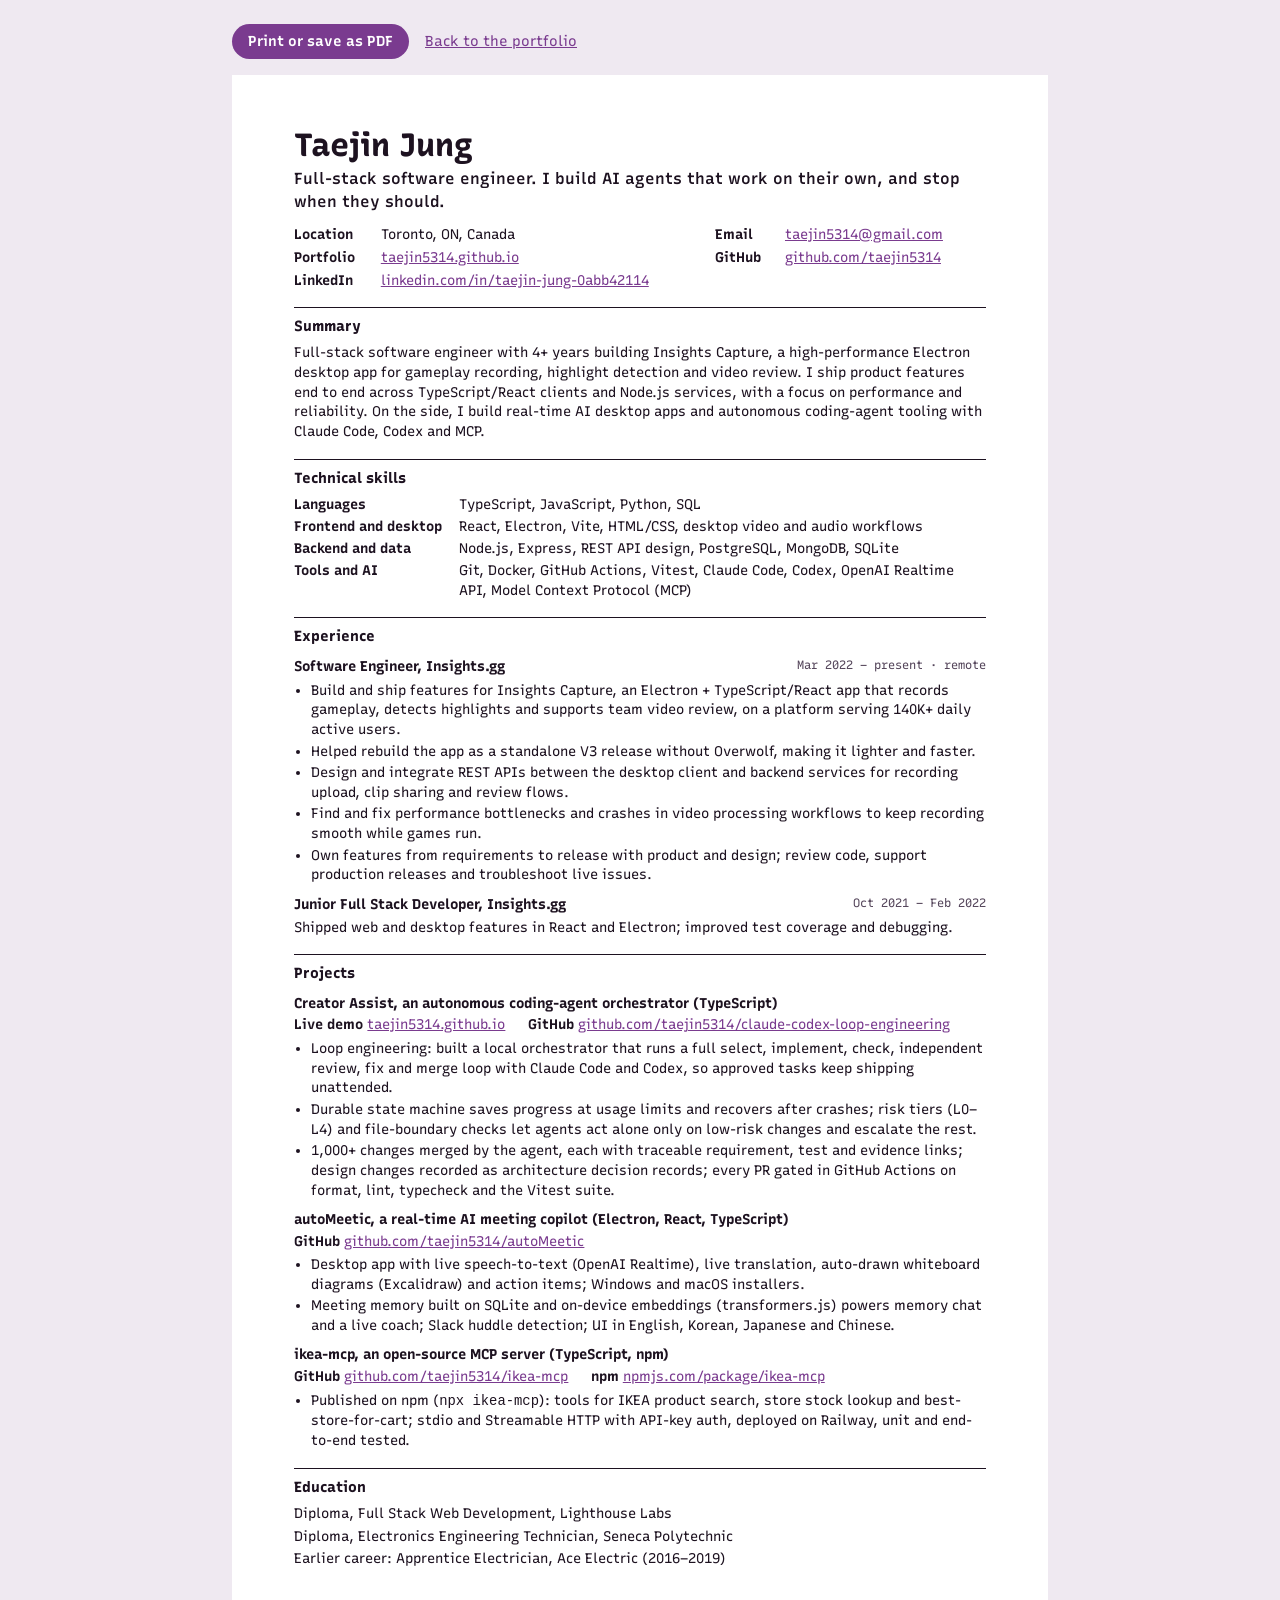
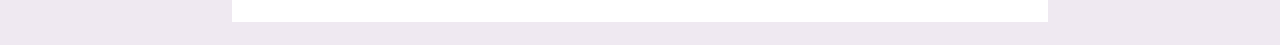
<file: resume.html>
<!doctype html>
<html lang="en">
  <head>
    <meta charset="utf-8" />
    <meta name="viewport" content="width=device-width, initial-scale=1" />
    <title>Taejin Jung, résumé</title>
    <style>
      @font-face {
        font-family: 'Recursive';
        src: url('recursive-latin.woff2') format('woff2');
        font-weight: 300 1000;
        font-display: swap;
      }
      :root {
        --ink: #1d1220;
        --soft: #55465b;
        --line: #d9cfdd;
        --mark: #7a3b8f;
      }
      * {
        box-sizing: border-box;
      }
      body {
        margin: 0;
        background: #efe9f1;
        color: var(--ink);
        font-family: 'Recursive', ui-sans-serif, system-ui, sans-serif;
        font-variation-settings: 'CASL' 0, 'MONO' 0;
        font-size: 10.4pt;
        line-height: 1.42;
      }
      main {
        width: min(8.5in, 100%);
        min-height: 11in;
        margin: 24px auto;
        padding: 0.55in 0.65in;
        background: #fff;
      }
      .bar {
        width: min(8.5in, 100%);
        margin: 24px auto -8px;
        display: flex;
        gap: 1rem;
        font-size: 0.9rem;
      }
      .bar button {
        font: inherit;
        font-weight: 640;
        color: #fff;
        background: var(--mark);
        border: 0;
        border-radius: 999px;
        padding: 0.45rem 1rem;
        cursor: pointer;
      }
      a {
        color: var(--mark);
      }
      .bar a {
        align-self: center;
      }
      h1 {
        margin: 0;
        font-size: 24pt;
        line-height: 1.1;
        font-weight: 760;
        font-variation-settings: 'CASL' 0.8, 'MONO' 0;
      }
      .claim {
        margin: 0.35rem 0 0;
        font-size: 12pt;
        font-weight: 560;
      }
      dl.contact {
        margin: 0.7rem 0 0;
        grid-template-columns: 4.6rem 1.6fr 3.6rem 1fr;
        gap: 0.2rem 0.8rem;
      }
      .links {
        margin: 0.1rem 0 0;
        color: var(--soft);
      }
      .links b {
        font-weight: 680;
        color: var(--ink);
      }
      .links span + span {
        margin-left: 1.4rem;
      }
      h2 {
        margin: 1.05rem 0 0.4rem;
        padding-top: 0.5rem;
        border-top: 1.5px solid var(--ink);
        font-size: 11pt;
        font-weight: 760;
      }
      h3 {
        margin: 0.6rem 0 0;
        font-size: 10.6pt;
        font-weight: 720;
        display: flex;
        justify-content: space-between;
        gap: 1rem;
      }
      h3 span {
        font-weight: 400;
        color: var(--soft);
        font-variation-settings: 'CASL' 0, 'MONO' 1;
        font-size: 9pt;
        white-space: nowrap;
      }
      p {
        margin: 0.2rem 0 0;
      }
      ul {
        margin: 0.25rem 0 0;
        padding-left: 1.05rem;
      }
      li + li {
        margin-top: 0.12rem;
      }
      dl {
        margin: 0;
        display: grid;
        grid-template-columns: 9.5rem 1fr;
        gap: 0.15rem 0.8rem;
      }
      dt {
        font-weight: 680;
      }
      dd {
        margin: 0;
      }
      @media (max-width: 640px) {
        main {
          margin: 0;
          padding: 1.2rem 1rem;
        }
        .bar {
          padding: 0 1rem;
          margin: 12px auto;
        }
        dl {
          grid-template-columns: 1fr;
        }
        dl.contact {
          grid-template-columns: 4.6rem 1fr;
        }
        .links span {
          display: block;
        }
        .links span + span {
          margin-left: 0;
        }
        h3 {
          flex-direction: column;
          gap: 0;
        }
      }
      @page {
        size: letter;
        margin: 0;
      }
      @media print {
        body {
          background: #fff;
        }
        .bar {
          display: none;
        }
        main {
          margin: 0;
          width: 8.5in;
          min-height: 0;
          padding: 0.36in 0.6in 0.2in;
        }
        html {
          font-size: 12px;
        }
        body {
          font-size: 8.6pt;
          line-height: 1.29;
        }
        dl {
          grid-template-columns: 11.5rem 1fr;
        }
        h2 {
          margin: 0.75rem 0 0.3rem;
          padding-top: 0.4rem;
        }
        h1 {
          font-size: 19pt;
        }
        .claim {
          font-size: 10.5pt;
        }
        h2 {
          font-size: 10pt;
        }
        h3 {
          font-size: 9.5pt;
        }
        h3 span {
          font-size: 8pt;
        }
      }
    </style>
  </head>
  <body>
    <div class="bar">
      <button onclick="print()">Print or save as PDF</button>
      <a href="index.html">Back to the portfolio</a>
    </div>
    <main>
      <h1>Taejin Jung</h1>
      <p class="claim">Full-stack software engineer. I build AI agents that work on their own, and stop when they should.</p>
      <dl class="contact">
        <dt>Location</dt>
        <dd>Toronto, ON, Canada</dd>
        <dt>Email</dt>
        <dd><a href="mailto:taejin5314@gmail.com">taejin5314@gmail.com</a></dd>
        <dt>Portfolio</dt>
        <dd><a href="https://taejin5314.github.io">taejin5314.github.io</a></dd>
        <dt>GitHub</dt>
        <dd><a href="https://github.com/taejin5314">github.com/taejin5314</a></dd>
        <dt>LinkedIn</dt>
        <dd><a href="https://www.linkedin.com/in/taejin-jung-0abb42114">linkedin.com/in/taejin-jung-0abb42114</a></dd>
      </dl>

      <h2>Summary</h2>
      <p>
        Full-stack software engineer with 4+ years building Insights Capture, a high-performance Electron desktop app for gameplay recording,
        highlight detection and video review. I ship product features end to end across TypeScript/React clients and Node.js services, with a
        focus on performance and reliability. On the side, I build real-time AI desktop apps and autonomous coding-agent tooling with Claude
        Code, Codex and MCP.
      </p>

      <h2>Technical skills</h2>
      <dl>
        <dt>Languages</dt>
        <dd>TypeScript, JavaScript, Python, SQL</dd>
        <dt>Frontend and desktop</dt>
        <dd>React, Electron, Vite, HTML/CSS, desktop video and audio workflows</dd>
        <dt>Backend and data</dt>
        <dd>Node.js, Express, REST API design, PostgreSQL, MongoDB, SQLite</dd>
        <dt>Tools and AI</dt>
        <dd>Git, Docker, GitHub Actions, Vitest, Claude Code, Codex, OpenAI Realtime API, Model Context Protocol (MCP)</dd>
      </dl>

      <h2>Experience</h2>
      <h3>Software Engineer, Insights.gg <span>Mar 2022 – present · remote</span></h3>
      <ul>
        <li>
          Build and ship features for Insights Capture, an Electron + TypeScript/React app that records gameplay, detects highlights and
          supports team video review, on a platform serving 140K+ daily active users.
        </li>
        <li>Helped rebuild the app as a standalone V3 release without Overwolf, making it lighter and faster.</li>
        <li>
          Design and integrate REST APIs between the desktop client and backend services for recording upload, clip sharing and review flows.
        </li>
        <li>Find and fix performance bottlenecks and crashes in video processing workflows to keep recording smooth while games run.</li>
        <li>
          Own features from requirements to release with product and design; review code, support production releases and troubleshoot live
          issues.
        </li>
      </ul>
      <h3>Junior Full Stack Developer, Insights.gg <span>Oct 2021 – Feb 2022</span></h3>
      <p>Shipped web and desktop features in React and Electron; improved test coverage and debugging.</p>

      <h2>Projects</h2>
      <h3>Creator Assist, an autonomous coding-agent orchestrator (TypeScript)</h3>
      <p class="links"><span><b>Live demo</b> <a href="https://taejin5314.github.io">taejin5314.github.io</a></span><span><b>GitHub</b> <a href="https://github.com/taejin5314/claude-codex-loop-engineering">github.com/taejin5314/claude-codex-loop-engineering</a></span></p>
      <ul>
        <li>
          Loop engineering: built a local orchestrator that runs a full select, implement, check, independent review, fix and merge loop
          with Claude Code and Codex, so approved tasks keep shipping unattended.
        </li>
        <li>
          Durable state machine saves progress at usage limits and recovers after crashes; risk tiers (L0–L4) and file-boundary checks let
          agents act alone only on low-risk changes and escalate the rest.
        </li>
        <li>
          1,000+ changes merged by the agent, each with traceable requirement, test and evidence links; design changes recorded as
          architecture decision records; every PR gated in GitHub Actions on format, lint, typecheck and the Vitest suite.
        </li>
      </ul>
      <h3>autoMeetic, a real-time AI meeting copilot (Electron, React, TypeScript)</h3>
      <p class="links"><span><b>GitHub</b> <a href="https://github.com/taejin5314/autoMeetic">github.com/taejin5314/autoMeetic</a></span></p>
      <ul>
        <li>
          Desktop app with live speech-to-text (OpenAI Realtime), live translation, auto-drawn whiteboard diagrams (Excalidraw) and action
          items; Windows and macOS installers.
        </li>
        <li>
          Meeting memory built on SQLite and on-device embeddings (transformers.js) powers memory chat and a live coach; Slack huddle
          detection; UI in English, Korean, Japanese and Chinese.
        </li>
      </ul>
      <h3>ikea-mcp, an open-source MCP server (TypeScript, npm)</h3>
      <p class="links"><span><b>GitHub</b> <a href="https://github.com/taejin5314/ikea-mcp">github.com/taejin5314/ikea-mcp</a></span><span><b>npm</b> <a href="https://www.npmjs.com/package/ikea-mcp">npmjs.com/package/ikea-mcp</a></span></p>
      <ul>
        <li>
          Published on npm (<code>npx ikea-mcp</code>): tools for IKEA product search, store stock lookup and best-store-for-cart; stdio and
          Streamable HTTP with API-key auth, deployed on Railway, unit and end-to-end tested.
        </li>
      </ul>

      <h2>Education</h2>
      <p>Diploma, Full Stack Web Development, Lighthouse Labs</p>
      <p>Diploma, Electronics Engineering Technician, Seneca Polytechnic</p>
      <p>Earlier career: Apprentice Electrician, Ace Electric (2016–2019)</p>
    </main>
  </body>
</html>
</file>
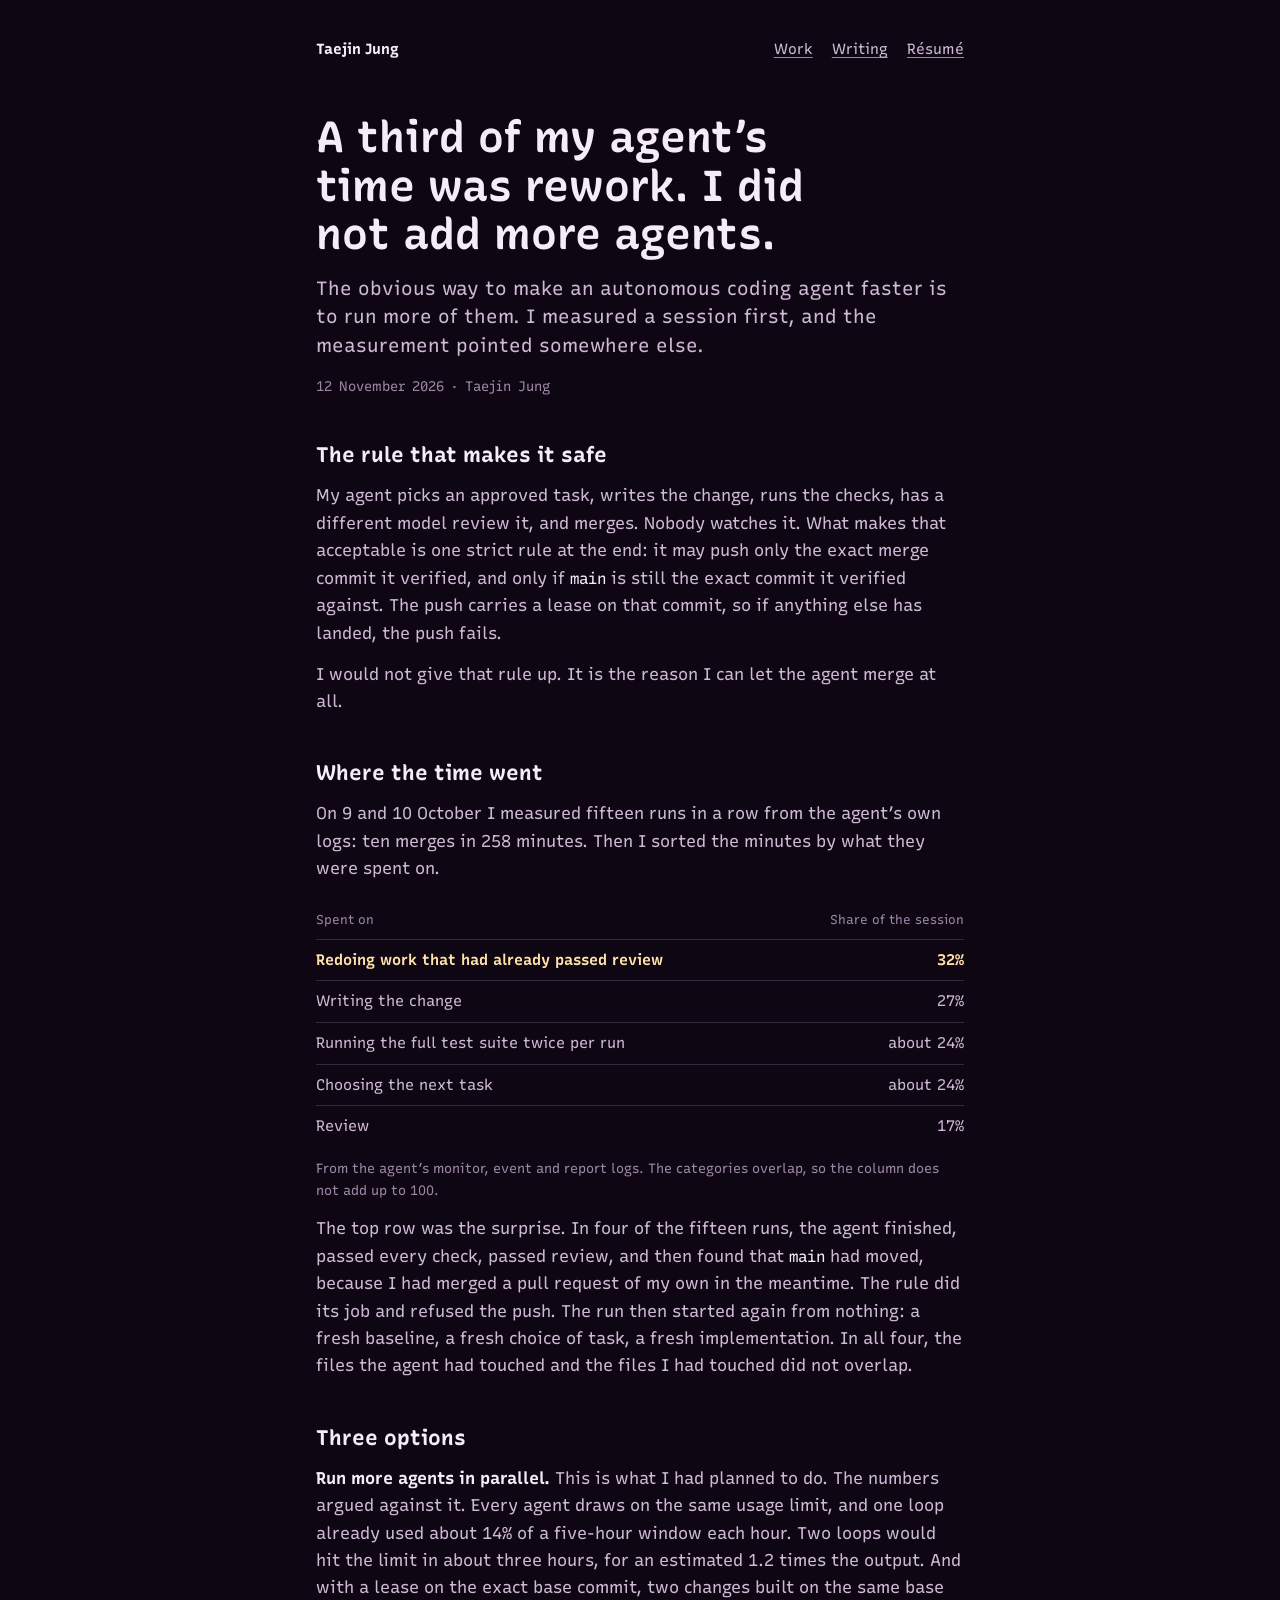
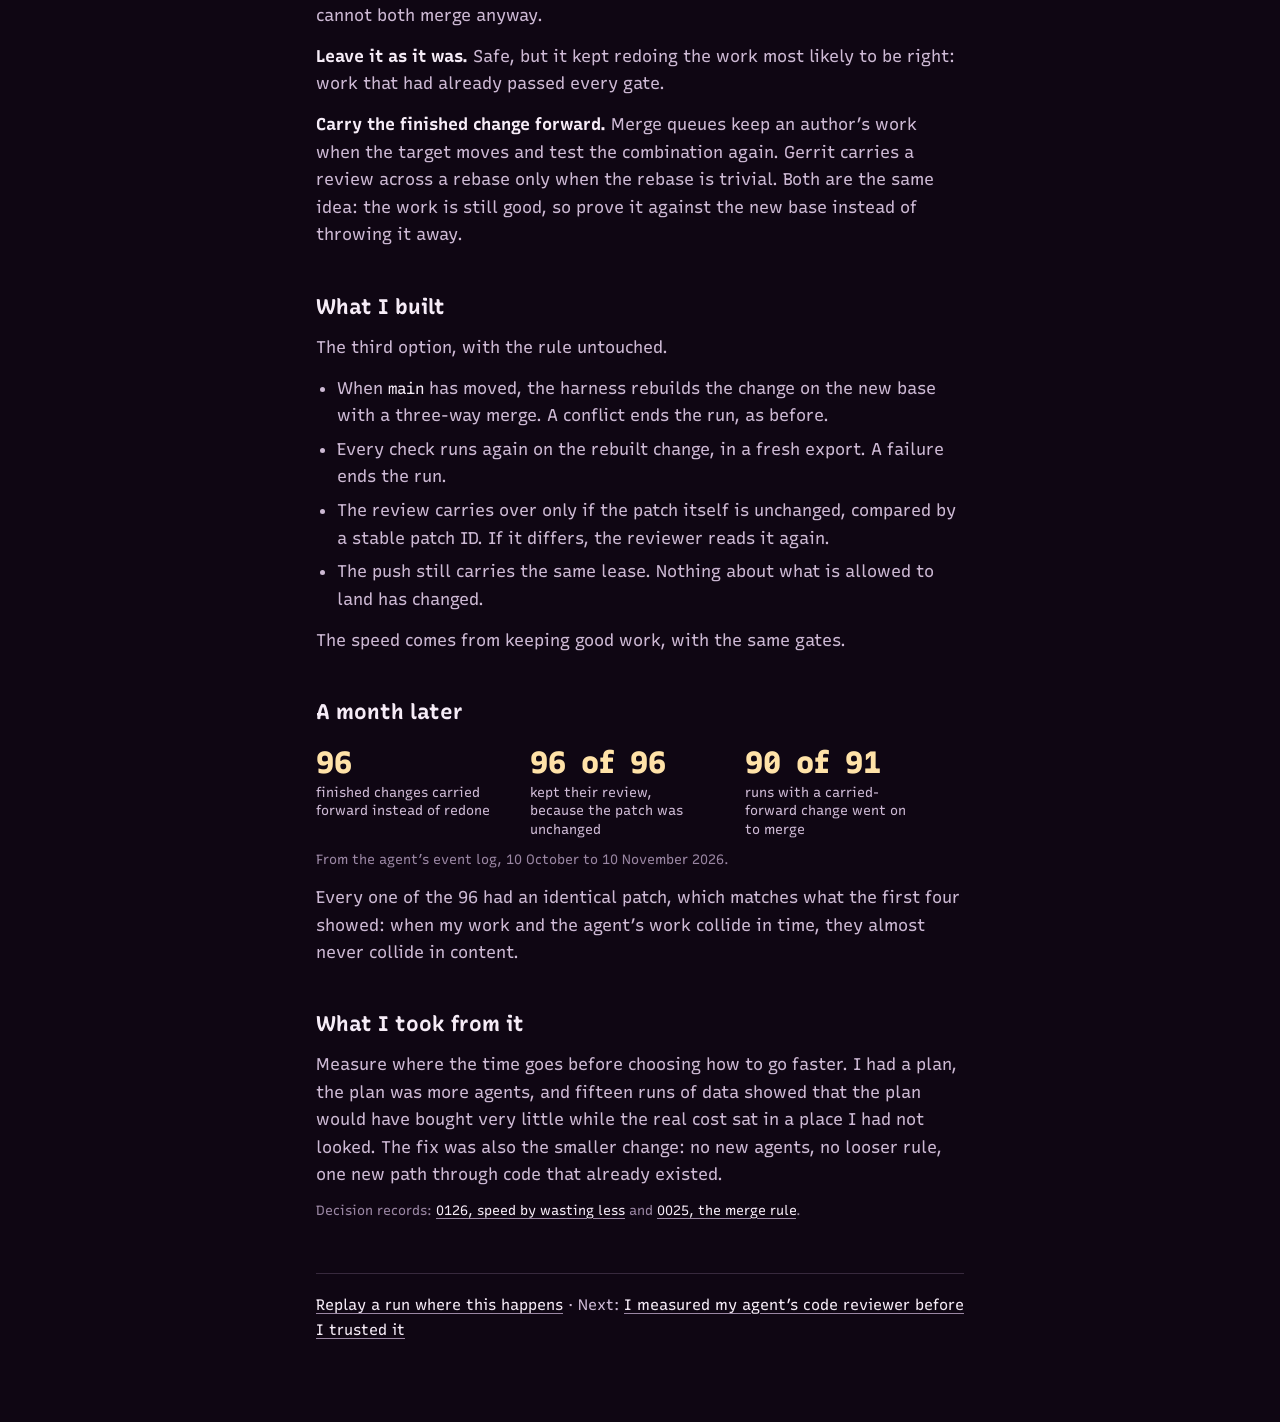
<file: writing/keeping-finished-work.html>
<!doctype html>
<html lang="en">
  <head>
    <meta charset="utf-8" />
    <meta name="viewport" content="width=device-width, initial-scale=1" />
    <title>A third of my agent’s time was rework. I did not add more agents.</title>
    <meta name="description" content="Where the time went in a session of an autonomous coding agent, the three options I weighed, and what happened after I chose to carry finished work forward." />
    <link rel="stylesheet" href="../page.css" />
  </head>
  <body>
    <main>
      <nav class="site">
        <a class="me" href="../index.html">Taejin Jung</a>
        <a href="../index.html#work">Work</a>
        <a href="../index.html#writing">Writing</a>
        <a href="../resume.html">Résumé</a>
      </nav>

      <article>
        <h1>A third of my agent’s time was rework. I did not add more agents.</h1>
        <p class="lede">
          The obvious way to make an autonomous coding agent faster is to run more of them. I measured a session first, and the measurement
          pointed somewhere else.
        </p>
        <p class="dated">12 November 2026 · Taejin Jung</p>

        <h2>The rule that makes it safe</h2>
        <p>
          My agent picks an approved task, writes the change, runs the checks, has a different model review it, and merges. Nobody watches
          it. What makes that acceptable is one strict rule at the end: it may push only the exact merge commit it verified, and only if
          <code>main</code> is still the exact commit it verified against. The push carries a lease on that commit, so if anything else has
          landed, the push fails.
        </p>
        <p>I would not give that rule up. It is the reason I can let the agent merge at all.</p>

        <h2>Where the time went</h2>
        <p>
          On 9 and 10 October I measured fifteen runs in a row from the agent’s own logs: ten merges in 258 minutes. Then I sorted the
          minutes by what they were spent on.
        </p>
        <div class="scroll">
          <table>
            <thead>
              <tr><th>Spent on</th><th class="n">Share of the session</th></tr>
            </thead>
            <tbody>
              <tr class="pick"><td>Redoing work that had already passed review</td><td class="n">32%</td></tr>
              <tr><td>Writing the change</td><td class="n">27%</td></tr>
              <tr><td>Running the full test suite twice per run</td><td class="n">about 24%</td></tr>
              <tr><td>Choosing the next task</td><td class="n">about 24%</td></tr>
              <tr><td>Review</td><td class="n">17%</td></tr>
            </tbody>
          </table>
        </div>
        <p class="source">From the agent’s monitor, event and report logs. The categories overlap, so the column does not add up to 100.</p>
        <p>
          The top row was the surprise. In four of the fifteen runs, the agent finished, passed every check, passed review, and then found
          that <code>main</code> had moved, because I had merged a pull request of my own in the meantime. The rule did its job and refused
          the push. The run then started again from nothing: a fresh baseline, a fresh choice of task, a fresh implementation. In all four,
          the files the agent had touched and the files I had touched did not overlap.
        </p>

        <h2>Three options</h2>
        <p><strong>Run more agents in parallel.</strong> This is what I had planned to do. The numbers argued against it. Every agent draws on the same usage limit, and one loop already used about 14% of a five-hour window each hour. Two loops would hit the limit in about three hours, for an estimated 1.2 times the output. And with a lease on the exact base commit, two changes built on the same base cannot both merge anyway.</p>
        <p><strong>Leave it as it was.</strong> Safe, but it kept redoing the work most likely to be right: work that had already passed every gate.</p>
        <p><strong>Carry the finished change forward.</strong> Merge queues keep an author’s work when the target moves and test the combination again. Gerrit carries a review across a rebase only when the rebase is trivial. Both are the same idea: the work is still good, so prove it against the new base instead of throwing it away.</p>

        <h2>What I built</h2>
        <p>The third option, with the rule untouched.</p>
        <ul>
          <li>When <code>main</code> has moved, the harness rebuilds the change on the new base with a three-way merge. A conflict ends the run, as before.</li>
          <li>Every check runs again on the rebuilt change, in a fresh export. A failure ends the run.</li>
          <li>The review carries over only if the patch itself is unchanged, compared by a stable patch ID. If it differs, the reviewer reads it again.</li>
          <li>The push still carries the same lease. Nothing about what is allowed to land has changed.</li>
        </ul>
        <p>The speed comes from keeping good work, with the same gates.</p>

        <h2>A month later</h2>
        <dl class="figures">
          <div><dt>96</dt><dd>finished changes carried forward instead of redone</dd></div>
          <div><dt>96 of 96</dt><dd>kept their review, because the patch was unchanged</dd></div>
          <div><dt>90 of 91</dt><dd>runs with a carried-forward change went on to merge</dd></div>
        </dl>
        <p class="source">From the agent’s event log, 10 October to 10 November 2026.</p>
        <p>
          Every one of the 96 had an identical patch, which matches what the first four showed: when my work and the agent’s work collide in
          time, they almost never collide in content.
        </p>

        <h2>What I took from it</h2>
        <p>
          Measure where the time goes before choosing how to go faster. I had a plan, the plan was more agents, and fifteen runs of data
          showed that the plan would have bought very little while the real cost sat in a place I had not looked. The fix was also the
          smaller change: no new agents, no looser rule, one new path through code that already existed.
        </p>
        <p class="source">
          Decision records: <a href="https://github.com/taejin5314/claude-codex-loop-engineering/blob/main/docs/decisions/0126-loop-speed-without-more-agents.md">0126, speed by wasting less</a> and
          <a href="https://github.com/taejin5314/claude-codex-loop-engineering/blob/main/docs/decisions/0025-atomic-verified-merge-push.md">0025, the merge rule</a>.
        </p>
      </article>

      <p class="next">
        <a href="../agent.html?open=decision">Replay a run where this happens</a> ·
        Next: <a href="measuring-the-reviewer.html">I measured my agent’s code reviewer before I trusted it</a>
      </p>
    </main>
  </body>
</html>
</file>
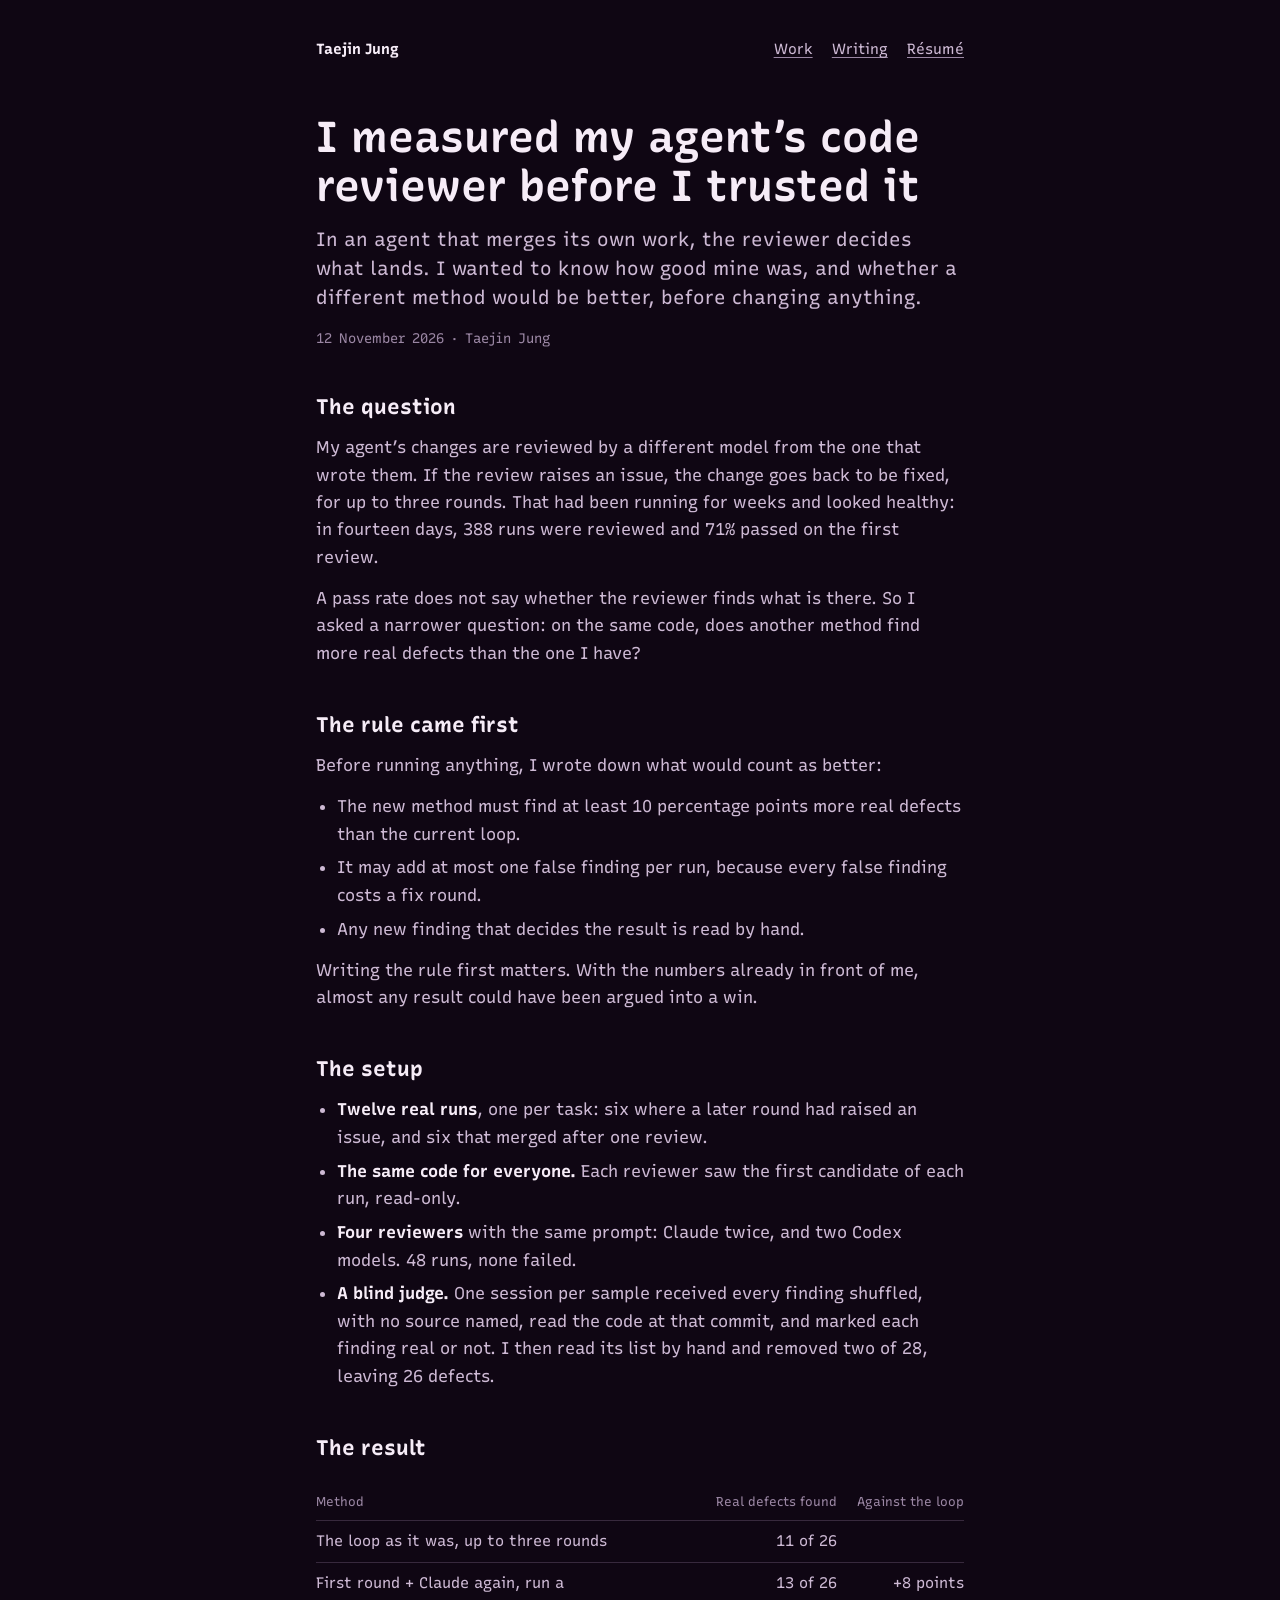
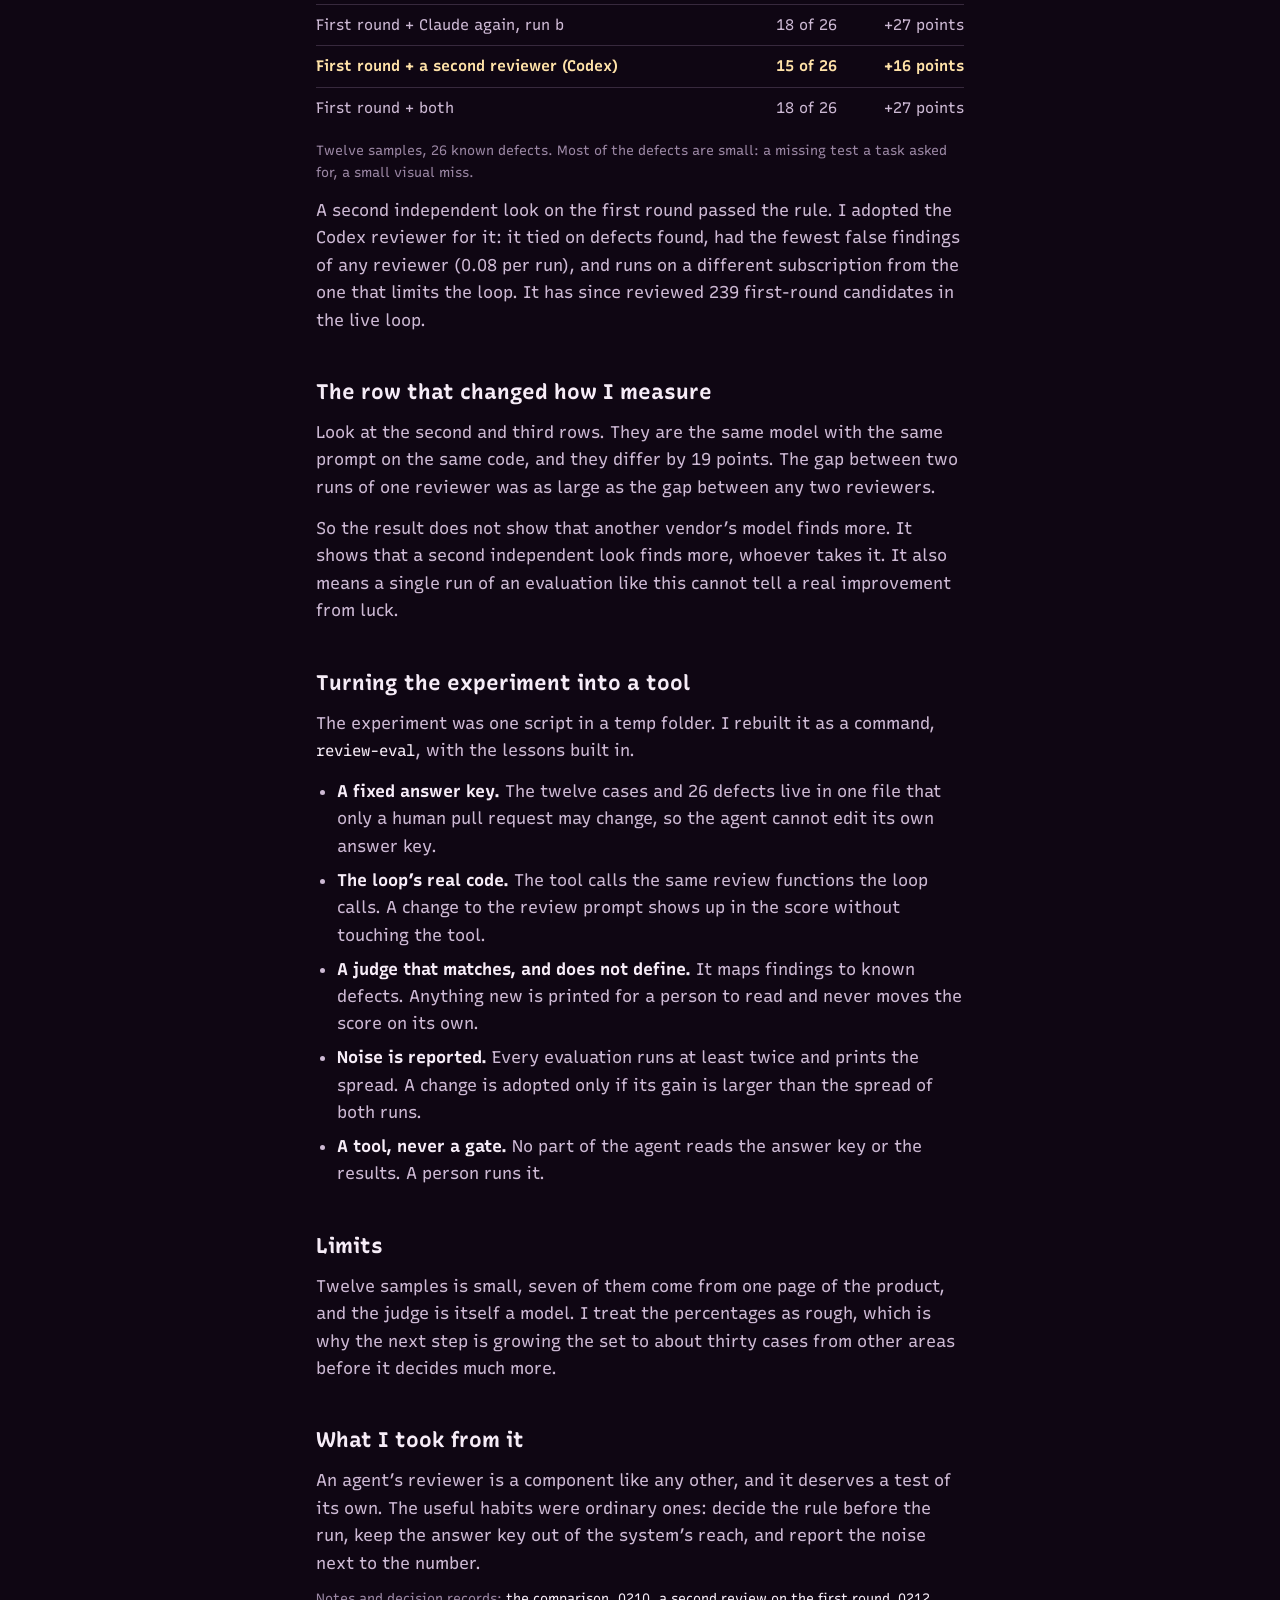
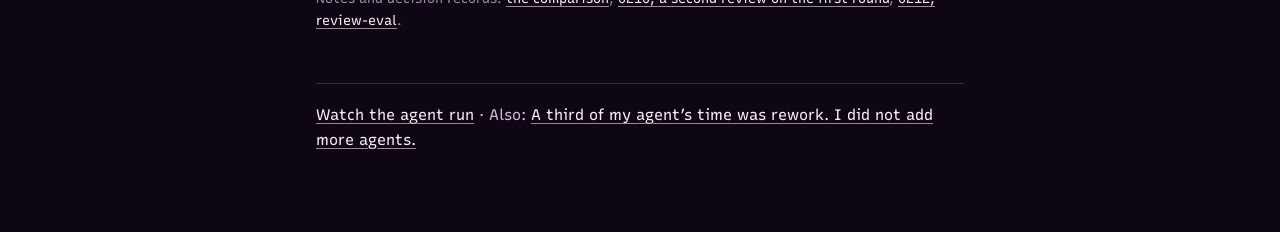
<file: writing/measuring-the-reviewer.html>
<!doctype html>
<html lang="en">
  <head>
    <meta charset="utf-8" />
    <meta name="viewport" content="width=device-width, initial-scale=1" />
    <title>I measured my agent’s code reviewer before I trusted it</title>
    <meta name="description" content="A small evaluation of the reviewer inside an autonomous coding agent: 26 known defects, four reviewers, a rule written down first, and what the noise taught me." />
    <link rel="stylesheet" href="../page.css" />
  </head>
  <body>
    <main>
      <nav class="site">
        <a class="me" href="../index.html">Taejin Jung</a>
        <a href="../index.html#work">Work</a>
        <a href="../index.html#writing">Writing</a>
        <a href="../resume.html">Résumé</a>
      </nav>

      <article>
        <h1>I measured my agent’s code reviewer before I trusted it</h1>
        <p class="lede">
          In an agent that merges its own work, the reviewer decides what lands. I wanted to know how good mine was, and whether a different
          method would be better, before changing anything.
        </p>
        <p class="dated">12 November 2026 · Taejin Jung</p>

        <h2>The question</h2>
        <p>
          My agent’s changes are reviewed by a different model from the one that wrote them. If the review raises an issue, the change goes
          back to be fixed, for up to three rounds. That had been running for weeks and looked healthy: in fourteen days, 388 runs were
          reviewed and 71% passed on the first review.
        </p>
        <p>
          A pass rate does not say whether the reviewer finds what is there. So I asked a narrower question: on the same code, does another
          method find more real defects than the one I have?
        </p>

        <h2>The rule came first</h2>
        <p>Before running anything, I wrote down what would count as better:</p>
        <ul>
          <li>The new method must find at least 10 percentage points more real defects than the current loop.</li>
          <li>It may add at most one false finding per run, because every false finding costs a fix round.</li>
          <li>Any new finding that decides the result is read by hand.</li>
        </ul>
        <p>Writing the rule first matters. With the numbers already in front of me, almost any result could have been argued into a win.</p>

        <h2>The setup</h2>
        <ul>
          <li><strong>Twelve real runs</strong>, one per task: six where a later round had raised an issue, and six that merged after one review.</li>
          <li><strong>The same code for everyone.</strong> Each reviewer saw the first candidate of each run, read-only.</li>
          <li><strong>Four reviewers</strong> with the same prompt: Claude twice, and two Codex models. 48 runs, none failed.</li>
          <li><strong>A blind judge.</strong> One session per sample received every finding shuffled, with no source named, read the code at that commit, and marked each finding real or not. I then read its list by hand and removed two of 28, leaving 26 defects.</li>
        </ul>

        <h2>The result</h2>
        <div class="scroll">
          <table>
            <thead>
              <tr><th>Method</th><th class="n">Real defects found</th><th class="n">Against the loop</th></tr>
            </thead>
            <tbody>
              <tr><td>The loop as it was, up to three rounds</td><td class="n">11 of 26</td><td class="n"></td></tr>
              <tr><td>First round + Claude again, run a</td><td class="n">13 of 26</td><td class="n">+8 points</td></tr>
              <tr><td>First round + Claude again, run b</td><td class="n">18 of 26</td><td class="n">+27 points</td></tr>
              <tr class="pick"><td>First round + a second reviewer (Codex)</td><td class="n">15 of 26</td><td class="n">+16 points</td></tr>
              <tr><td>First round + both</td><td class="n">18 of 26</td><td class="n">+27 points</td></tr>
            </tbody>
          </table>
        </div>
        <p class="source">Twelve samples, 26 known defects. Most of the defects are small: a missing test a task asked for, a small visual miss.</p>
        <p>
          A second independent look on the first round passed the rule. I adopted the Codex reviewer for it: it tied on defects found, had
          the fewest false findings of any reviewer (0.08 per run), and runs on a different subscription from the one that limits the loop.
          It has since reviewed 239 first-round candidates in the live loop.
        </p>

        <h2>The row that changed how I measure</h2>
        <p>
          Look at the second and third rows. They are the same model with the same prompt on the same code, and they differ by 19 points. The
          gap between two runs of one reviewer was as large as the gap between any two reviewers.
        </p>
        <p>
          So the result does not show that another vendor’s model finds more. It shows that a second independent look finds more, whoever
          takes it. It also means a single run of an evaluation like this cannot tell a real improvement from luck.
        </p>

        <h2>Turning the experiment into a tool</h2>
        <p>The experiment was one script in a temp folder. I rebuilt it as a command, <code>review-eval</code>, with the lessons built in.</p>
        <ul>
          <li><strong>A fixed answer key.</strong> The twelve cases and 26 defects live in one file that only a human pull request may change, so the agent cannot edit its own answer key.</li>
          <li><strong>The loop’s real code.</strong> The tool calls the same review functions the loop calls. A change to the review prompt shows up in the score without touching the tool.</li>
          <li><strong>A judge that matches, and does not define.</strong> It maps findings to known defects. Anything new is printed for a person to read and never moves the score on its own.</li>
          <li><strong>Noise is reported.</strong> Every evaluation runs at least twice and prints the spread. A change is adopted only if its gain is larger than the spread of both runs.</li>
          <li><strong>A tool, never a gate.</strong> No part of the agent reads the answer key or the results. A person runs it.</li>
        </ul>

        <h2>Limits</h2>
        <p>
          Twelve samples is small, seven of them come from one page of the product, and the judge is itself a model. I treat the
          percentages as rough, which is why the next step is growing the set to about thirty cases from other areas before it decides
          much more.
        </p>

        <h2>What I took from it</h2>
        <p>
          An agent’s reviewer is a component like any other, and it deserves a test of its own. The useful habits were ordinary ones: decide
          the rule before the run, keep the answer key out of the system’s reach, and report the noise next to the number.
        </p>
        <p class="source">
          Notes and decision records:
          <a href="https://github.com/taejin5314/claude-codex-loop-engineering/blob/main/docs/research/2026-11-02-review-second-opinion.md">the comparison</a>,
          <a href="https://github.com/taejin5314/claude-codex-loop-engineering/blob/main/docs/decisions/0210-second-review-on-the-first-round.md">0210, a second review on the first round</a>,
          <a href="https://github.com/taejin5314/claude-codex-loop-engineering/blob/main/docs/decisions/0212-review-eval-measures-the-reviewers.md">0212, review-eval</a>.
        </p>
      </article>

      <p class="next">
        <a href="../agent.html">Watch the agent run</a> ·
        Also: <a href="keeping-finished-work.html">A third of my agent’s time was rework. I did not add more agents.</a>
      </p>
    </main>
  </body>
</html>
</file>
<file: page.css>
/* Plain reading pages: the overview and the writing. Same palette and typeface as the brain page. */
@font-face {
  font-family: 'Recursive';
  src: url('recursive-latin.woff2') format('woff2');
  font-weight: 300 1000;
  font-display: swap;
}
:root {
  --ink: #f6ecf7;
  --soft: #cdb9d4;
  --faint: #9a86a3;
  --line: rgba(214, 180, 230, 0.2);
  --hot: #ffe2a8;
  --good: #86f0b4;
  --bg: #0f0613;
}
* {
  box-sizing: border-box;
}
html {
  background: var(--bg);
}
body {
  margin: 0;
  color: var(--ink);
  font-family: 'Recursive', ui-sans-serif, system-ui, sans-serif;
  font-variation-settings: 'CASL' 0.2, 'MONO' 0;
  font-size: 1.06rem;
  line-height: 1.62;
  -webkit-font-smoothing: antialiased;
}
main {
  width: min(43rem, 100%);
  margin: 0 auto;
  padding: 2.4rem 1.25rem 5rem;
}
a {
  color: var(--ink);
  text-decoration: underline;
  text-decoration-color: var(--faint);
  text-underline-offset: 0.22em;
}
a:hover,
a:focus-visible {
  color: var(--hot);
  text-decoration-color: var(--hot);
}
a:focus-visible {
  outline: 2px solid var(--hot);
  outline-offset: 3px;
}
.site {
  display: flex;
  flex-wrap: wrap;
  gap: 0.3rem 1.2rem;
  align-items: baseline;
  margin-bottom: 3.2rem;
  font-size: 0.92rem;
}
.site .me {
  font-weight: 720;
  text-decoration: none;
  margin-right: auto;
}
.site a:not(.me) {
  color: var(--soft);
}
h1 {
  margin: 0;
  font-size: clamp(1.9rem, 5.2vw, 2.7rem);
  line-height: 1.12;
  font-weight: 640;
  font-variation-settings: 'CASL' 0.8, 'MONO' 0;
  text-wrap: balance;
}
.lede {
  margin: 1rem 0 0;
  font-size: 1.2rem;
  line-height: 1.5;
  color: var(--soft);
  text-wrap: pretty;
}
.dated {
  margin: 0.9rem 0 0;
  font-size: 0.86rem;
  color: var(--faint);
  font-variation-settings: 'CASL' 0, 'MONO' 0.6;
}
h2 {
  margin: 2.8rem 0 0.2rem;
  font-size: 1.32rem;
  line-height: 1.25;
  font-weight: 700;
  font-variation-settings: 'CASL' 0.8, 'MONO' 0;
}
p {
  margin: 0.85rem 0 0;
}
article p,
article li {
  color: var(--soft);
}
article strong {
  color: var(--ink);
  font-weight: 680;
}
ul,
ol {
  margin: 0.85rem 0 0;
  padding-left: 1.3rem;
}
li + li {
  margin-top: 0.4rem;
}
code {
  font-family: inherit;
  font-size: 0.93em;
  color: var(--ink);
  font-variation-settings: 'CASL' 0, 'MONO' 1;
}
table {
  width: 100%;
  margin: 1.2rem 0 0;
  border-collapse: collapse;
  font-size: 0.95rem;
  font-variant-numeric: tabular-nums;
}
.scroll {
  overflow-x: auto;
}
th,
td {
  padding: 0.5rem 0.9rem 0.5rem 0;
  text-align: left;
  vertical-align: top;
  border-top: 1px solid var(--line);
  color: var(--soft);
  font-weight: 400;
}
thead th {
  border-top: 0;
  font-size: 0.8rem;
  color: var(--faint);
}
td.n,
th.n {
  text-align: right;
  padding-right: 0;
  white-space: nowrap;
}
tr.pick td {
  color: var(--hot);
  font-weight: 640;
}
.figures {
  display: flex;
  flex-wrap: wrap;
  gap: 1rem 2.4rem;
  margin: 1.4rem 0 0;
}
.figures dt {
  font-size: 1.9rem;
  line-height: 1;
  font-weight: 820;
  color: var(--hot);
  font-variation-settings: 'CASL' 0, 'MONO' 0.6;
}
.figures dd {
  margin: 0.3rem 0 0;
  max-width: 11rem;
  font-size: 0.84rem;
  line-height: 1.35;
  color: var(--soft);
}
.source {
  margin-top: 0.7rem;
  font-size: 0.84rem;
  color: var(--faint);
}
.next {
  margin-top: 3.2rem;
  padding-top: 1.2rem;
  border-top: 1px solid var(--line);
  font-size: 0.95rem;
  color: var(--soft);
}

/* Overview lists */
.entry {
  display: grid;
  grid-template-columns: 7.4rem 1fr;
  gap: 0 1.2rem;
  padding: 1rem 0 1.05rem;
  border-top: 1px solid var(--line);
}
.entry .when {
  font-size: 0.82rem;
  line-height: 1.9;
  color: var(--hot);
  font-variation-settings: 'CASL' 0, 'MONO' 1;
}
.entry h3 {
  margin: 0;
  font-size: 1.06rem;
  line-height: 1.35;
  font-weight: 700;
}
.entry h3 a {
  text-decoration-color: var(--line);
}
.entry p {
  margin: 0.25rem 0 0;
  font-size: 0.96rem;
  line-height: 1.5;
  color: var(--soft);
}
.tags {
  margin: 0.45rem 0 0;
  font-size: 0.8rem;
  color: var(--faint);
  font-variation-settings: 'CASL' 0, 'MONO' 0.6;
}
h2 + .entry {
  margin-top: 0.8rem;
}
.cta {
  display: inline-block;
  margin-top: 1.5rem;
  padding: 0.65rem 1.2rem;
  border-radius: 999px;
  background: var(--hot);
  color: #1a0b1e;
  font-weight: 660;
  font-size: 0.98rem;
  text-decoration: none;
}
.cta:hover,
.cta:focus-visible {
  color: #1a0b1e;
  box-shadow: 0 0 26px rgba(255, 226, 168, 0.4);
}
@media (max-width: 560px) {
  main {
    padding-top: 1.4rem;
  }
  .site {
    margin-bottom: 2.2rem;
  }
  .entry {
    grid-template-columns: 1fr;
  }
  .entry .when {
    line-height: 1.5;
  }
}
@media print {
  html,
  body {
    background: #fff;
    color: #1d1220;
  }
  article p,
  article li,
  .lede,
  td,
  th,
  .entry p {
    color: #33263a;
  }
}
</file>
